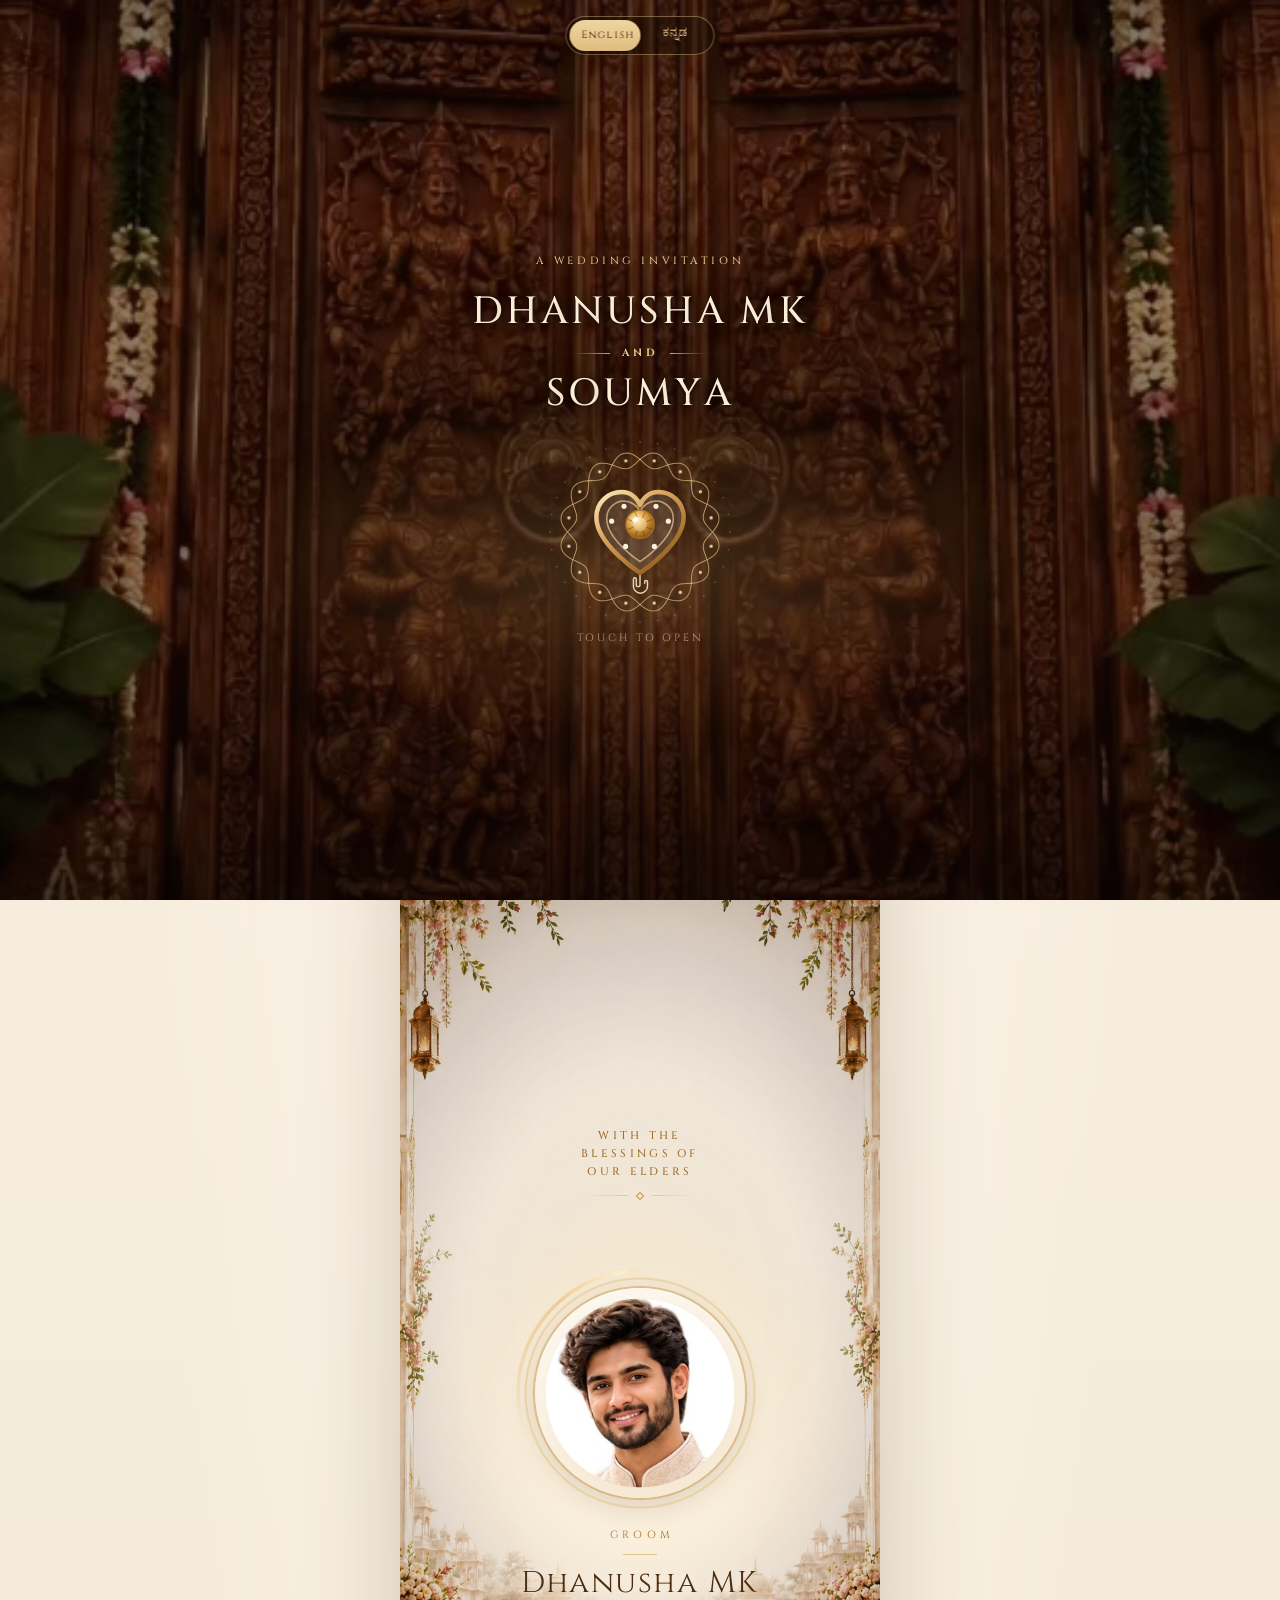
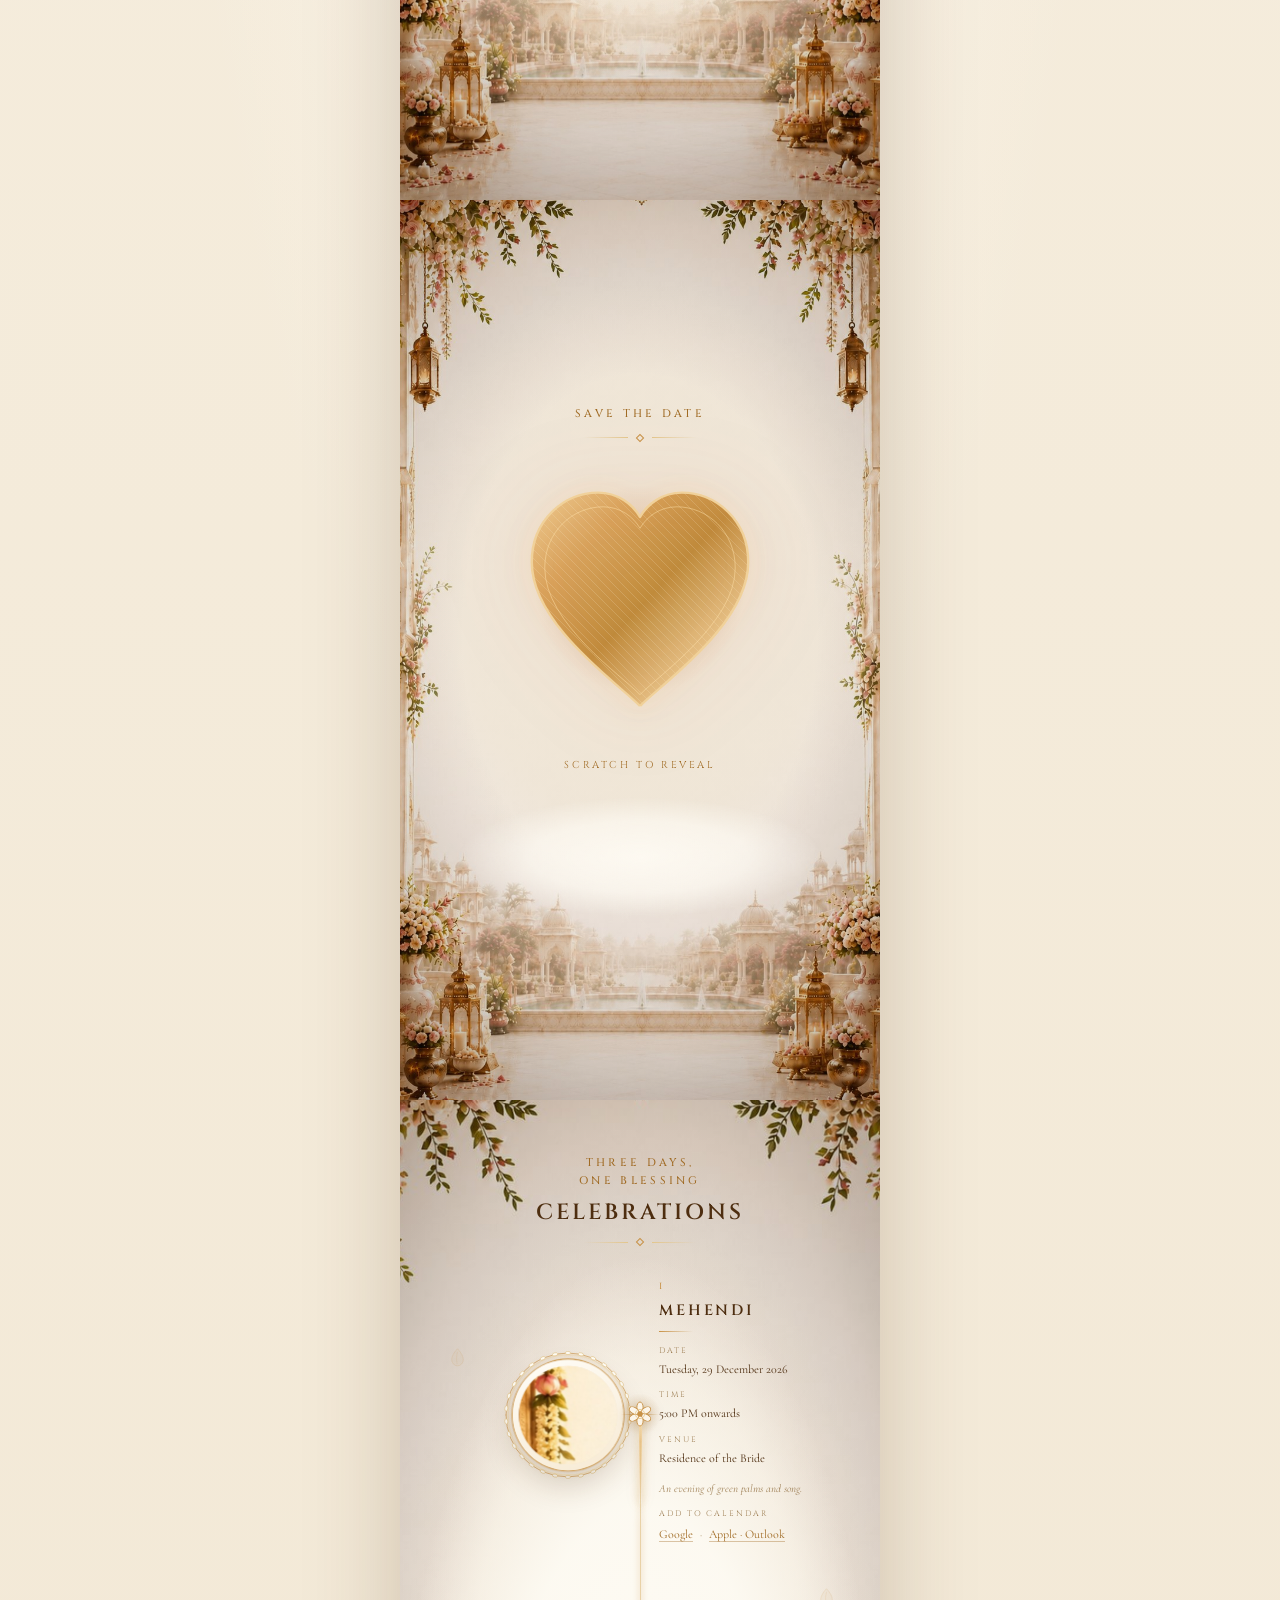
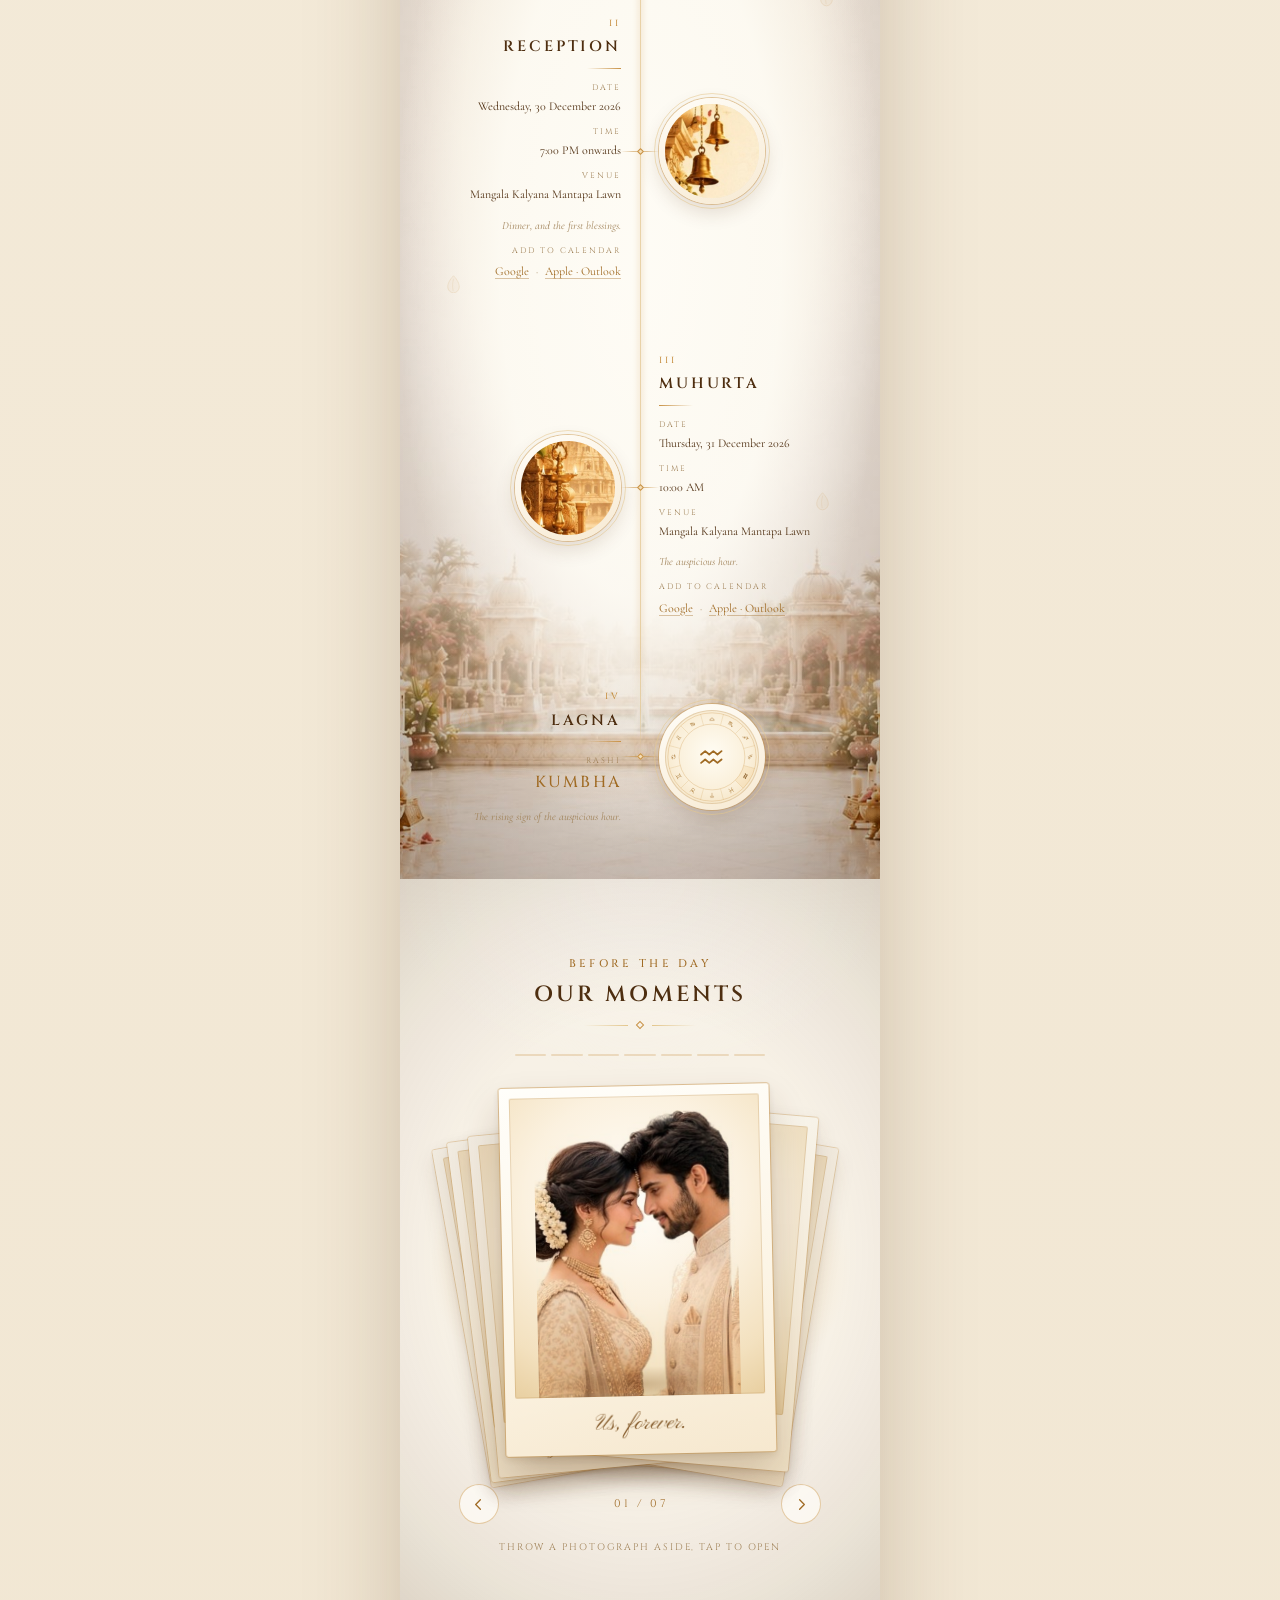
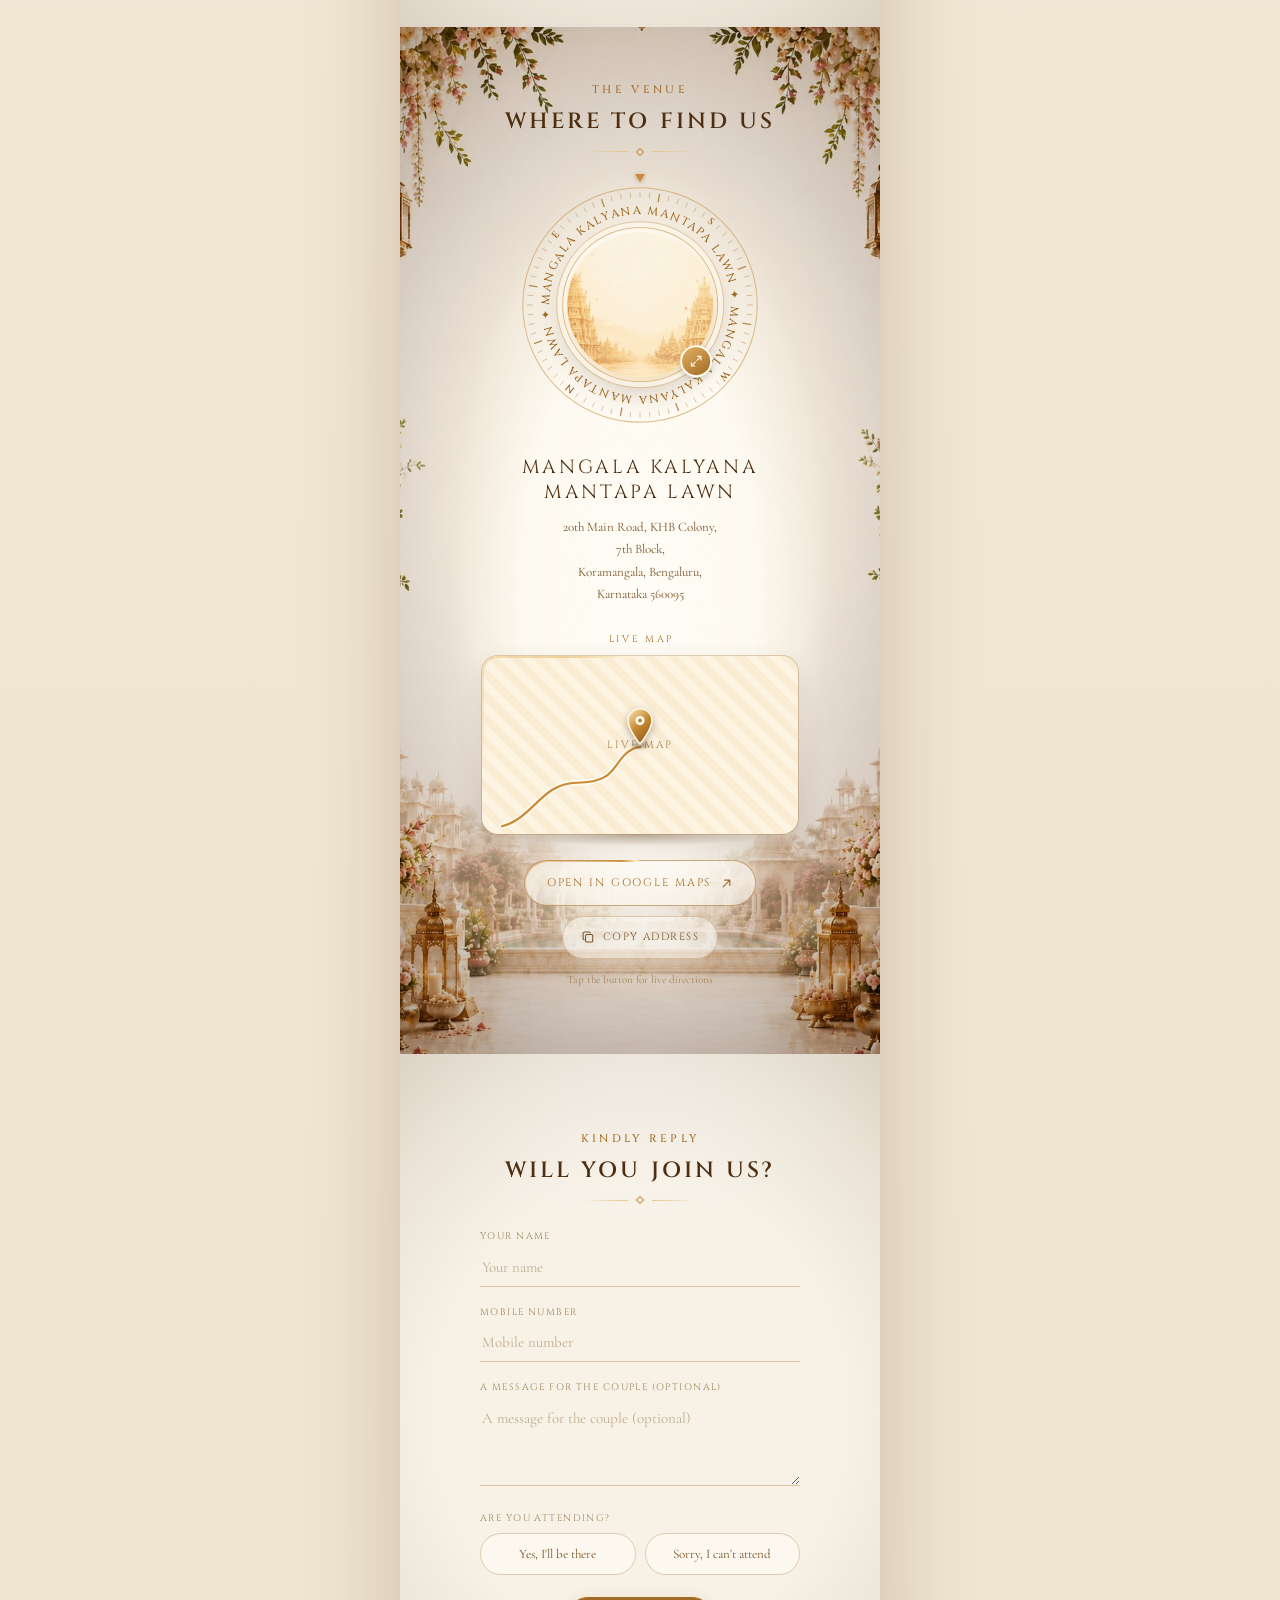
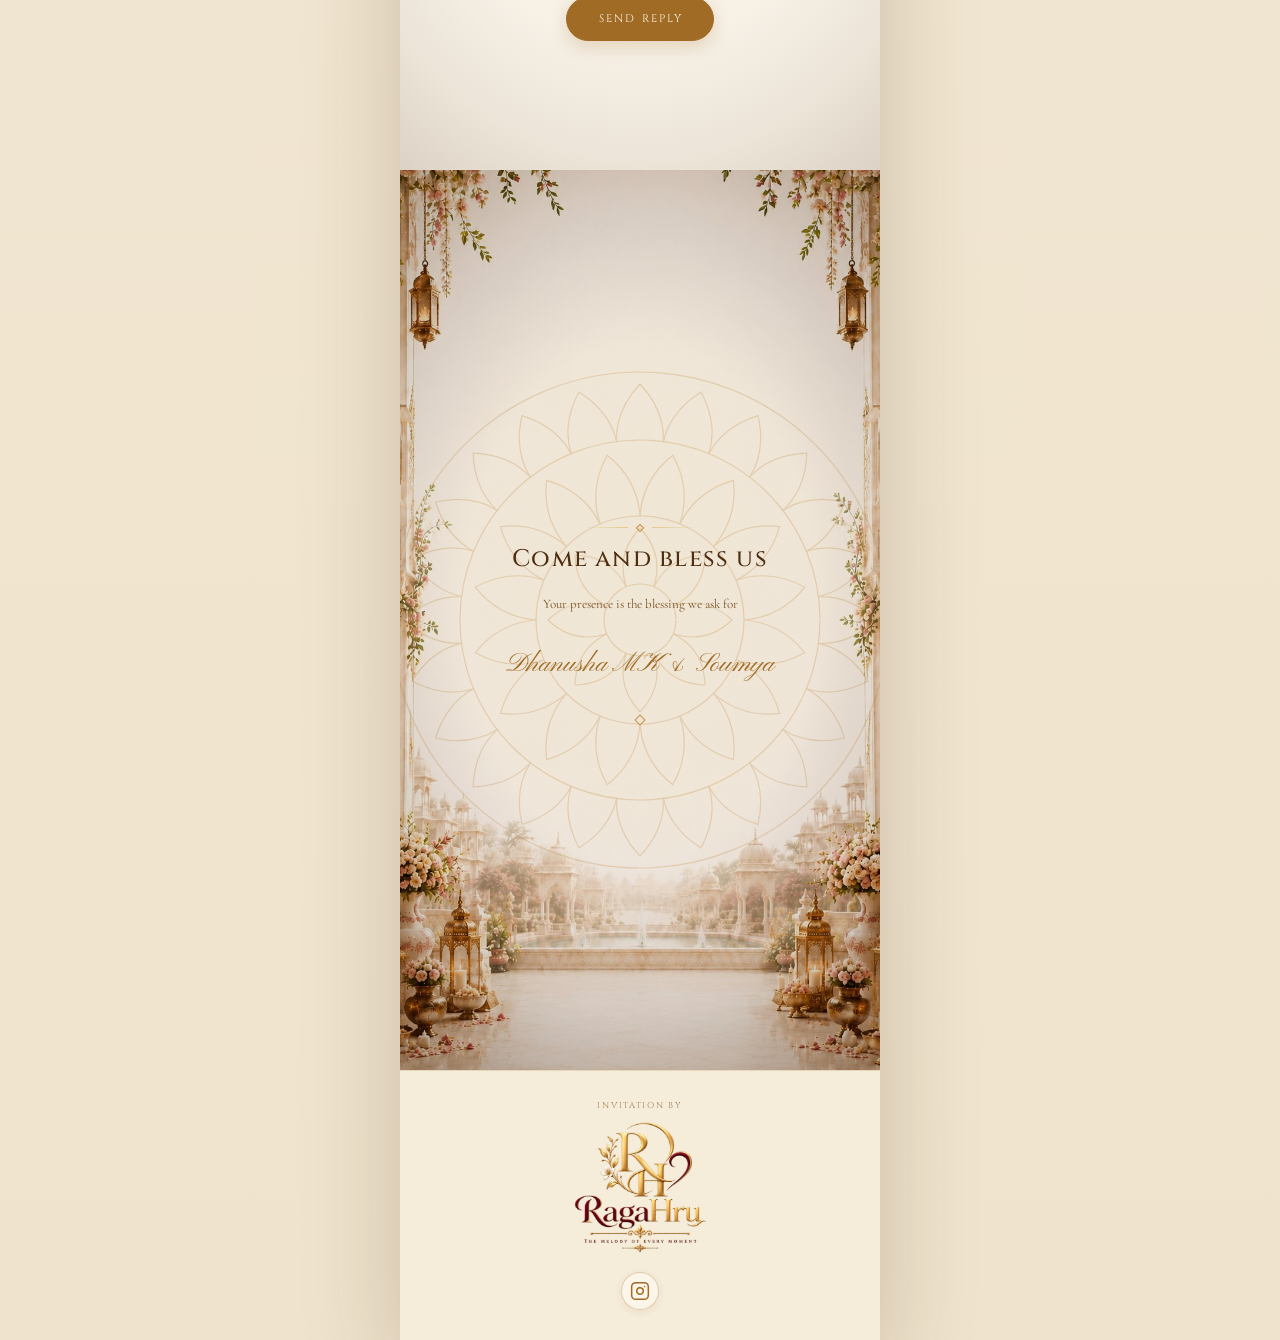
<file: index.html>
<!DOCTYPE html>
<html lang="en">
<head>
<meta charset="utf-8">
<meta name="viewport" content="width=device-width, initial-scale=1, viewport-fit=cover">
<meta name="theme-color" content="#FDF2DE">

<!-- ==========================================================
     RH:META — THE LINK PREVIEW.

     What WhatsApp, Facebook, Telegram and iMessage draw when this
     URL is pasted into a chat. None of those crawlers runs
     JavaScript, so these have to be plain text in the document —
     but they are NOT maintained here by hand. Every value below
     comes from `social` in data/wedding.config.js, and

         node tools/sync-meta.mjs <this folder>

     writes this block and manifest.webmanifest from it. Edit the
     config, run the script; never edit between the two markers.
     ========================================================== -->
<!-- RH:META:START -->
<title>Dhanusha MK &amp; Soumya — Wedding Invitation</title>
<meta name="description" content="Together with our families, we invite you to celebrate our wedding. Thursday, 31 December 2026 · Mangala Kalyana Mantapa Lawn">
<meta name="apple-mobile-web-app-title" content="Dhanusha MK &amp; Soumya — Wedding Invitation">
<link rel="canonical" href="https://wedlifyy.github.io/dhanusha-soumya-invitation/">

<meta property="og:type" content="website">
<meta property="og:site_name" content="RagaHru">
<meta property="og:locale" content="en_IN">
<meta property="og:locale:alternate" content="kn_IN">
<meta property="og:url" content="https://wedlifyy.github.io/dhanusha-soumya-invitation/">
<meta property="og:title" content="Dhanusha MK &amp; Soumya — Wedding Invitation">
<meta property="og:description" content="Together with our families, we invite you to celebrate our wedding. Thursday, 31 December 2026 · Mangala Kalyana Mantapa Lawn">
<meta property="og:image" content="https://wedlifyy.github.io/dhanusha-soumya-invitation/assets/social/share-preview.jpg">
<meta property="og:image:secure_url" content="https://wedlifyy.github.io/dhanusha-soumya-invitation/assets/social/share-preview.jpg">
<meta property="og:image:type" content="image/jpeg">
<meta property="og:image:width" content="1200">
<meta property="og:image:height" content="630">
<meta property="og:image:alt" content="Dhanusha MK &amp; Soumya — Wedding Invitation">

<meta name="twitter:card" content="summary_large_image">
<meta name="twitter:title" content="Dhanusha MK &amp; Soumya — Wedding Invitation">
<meta name="twitter:description" content="Together with our families, we invite you to celebrate our wedding. Thursday, 31 December 2026 · Mangala Kalyana Mantapa Lawn">
<meta name="twitter:image" content="https://wedlifyy.github.io/dhanusha-soumya-invitation/assets/social/share-preview.jpg">
<meta name="twitter:image:alt" content="Dhanusha MK &amp; Soumya — Wedding Invitation">
<!-- RH:META:END -->

<link rel="icon" href="data:image/svg+xml,%3Csvg xmlns='http://www.w3.org/2000/svg' viewBox='0 0 32 32'%3E%3Crect width='32' height='32' fill='%23FDF2DE'/%3E%3Cpath d='M16 7l3 6 6 3-6 3-3 6-3-6-6-3 6-3z' fill='%23A06B24'/%3E%3C/svg%3E">
<link rel="manifest" href="manifest.webmanifest">
<meta name="apple-mobile-web-app-capable" content="yes">
<meta name="apple-mobile-web-app-status-bar-style" content="default">
<link rel="preconnect" href="https://fonts.googleapis.com">
<link rel="preconnect" href="https://fonts.gstatic.com" crossorigin>
<link rel="stylesheet"
      href="https://fonts.googleapis.com/css2?family=Cinzel:wght@400;500;600&family=Cormorant+Garamond:ital,wght@0,300;0,400;0,500;0,600;1,400&family=EB+Garamond:wght@400;500&family=Great+Vibes&family=Noto+Serif+Kannada:wght@400;500;600&family=Pinyon+Script&display=swap">

<link rel="preload" as="image" href="assets/splash/splash-poster.jpg">

<link rel="stylesheet" href="css/tokens.css">
<link rel="stylesheet" href="css/base.css">
<link rel="stylesheet" href="css/components.css">
<link rel="stylesheet" href="css/languages.css">
</head>

<body>

  <!-- Music sits top-right; language sits bottom-left, out of the
       artwork. Both appear only once the doors are open. -->
  <header class="hdr">
    <div data-c="musicButton"></div>
  </header>

  <!-- The invitation keeps a card's proportion on every screen. -->
  <main class="shell">
    <div data-c="hero"></div>
    <div data-c="coupleIntro"></div>
    <div data-c="dateReveal"></div>
    <div data-c="events"></div>
    <div data-c="gallery"></div>
    <div data-c="location"></div>
    <div data-c="rsvp"></div>
    <div data-c="blessing"></div>
    <div data-c="footer"></div>
  </main>

  <div class="dock">
    <div data-c="languageSwitch"></div>
  </div>

  <!-- Full-screen door overlay. -->
  <div data-c="splash"></div>

  <noscript>
    <div style="padding:40px 8%;text-align:center;font-family:Georgia,serif;color:#4E2E10">
      <p>Please turn on JavaScript to open this invitation.</p>
    </div>
  </noscript>

  <!-- Content first: both files are pure data and hold every
       wedding-specific string in the project. -->
  <script src="data/wedding.config.js"></script>
  <script src="data/content.i18n.js"></script>
  <!-- RH:LANGS:START -->
  <!-- RH:LANGS:END -->

  <script src="js/lib/state.js"></script>
  <!-- Writes the link-preview tags in the head from the same `social`
       block the sync tool reads, so the tab and the share sheet follow
       the language being read. -->
  <script src="js/lib/meta.js"></script>
  <script src="js/lib/reveal.js"></script>
  <script src="js/lib/motion.js"></script>
  <script src="js/lib/viewer.js"></script>
  <script src="js/lib/calendar.js"></script>

  <script src="js/components/splash.js"></script>
  <script src="js/components/music-button.js"></script>
  <script src="js/components/language-switch.js"></script>
  <script src="js/components/hero.js"></script>
  <script src="js/components/couple-intro.js"></script>
  <script src="js/components/date-reveal.js"></script>
  <script src="js/components/countdown.js"></script>
  <script src="js/components/events.js"></script>
  <script src="js/components/gallery.js"></script>
  <script src="js/components/gallery-prints.js"></script>
  <script src="js/components/location.js"></script>
  <script src="js/components/rsvp.js"></script>
  <script src="js/components/blessing.js"></script>
  <script src="js/components/footer.js"></script>

  <script src="js/app.js"></script>
</body>
</html>
</file>
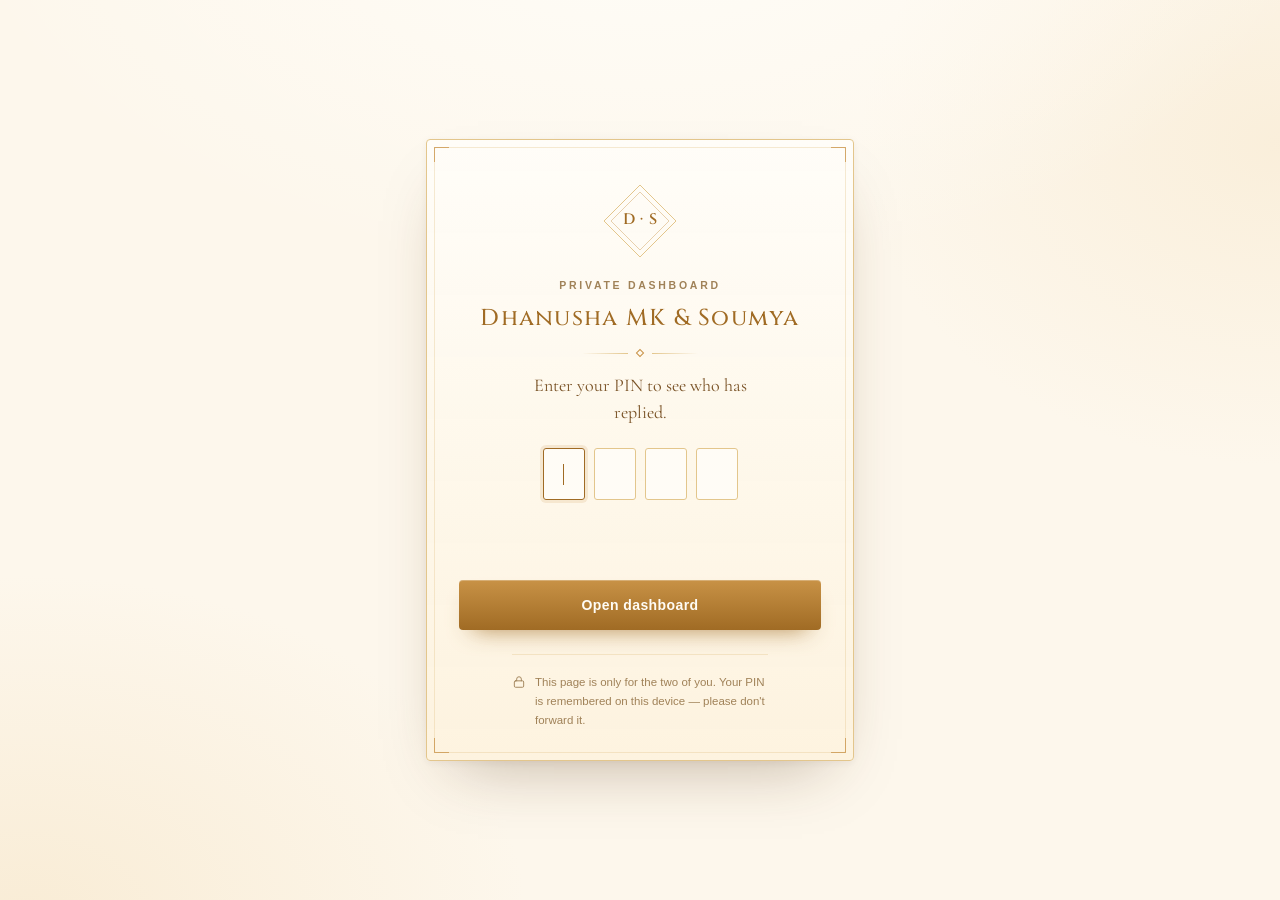
<file: rsvp/index.html>
<!DOCTYPE html>
<html lang="en">
<head>
<meta charset="utf-8">
<meta name="viewport" content="width=device-width, initial-scale=1, viewport-fit=cover">
<meta name="robots" content="noindex, nofollow">
<meta name="theme-color" content="#FDF7EC">
<title>RSVPs</title>

<link rel="icon" href="data:image/svg+xml,%3Csvg xmlns='http://www.w3.org/2000/svg' viewBox='0 0 32 32'%3E%3Crect width='32' height='32' fill='%23FDF2DE'/%3E%3Cpath d='M16 7l3 6 6 3-6 3-3 6-3-6-6-3 6-3z' fill='%23A06B24'/%3E%3C/svg%3E">

<link rel="preconnect" href="https://fonts.googleapis.com">
<link rel="preconnect" href="https://fonts.gstatic.com" crossorigin>
<link href="https://fonts.googleapis.com/css2?family=Cinzel:wght@400;500;600&family=Cormorant+Garamond:ital,wght@0,300;0,400;0,500;0,600;1,400&display=swap" rel="stylesheet">

<!-- =============================================================
     RSVP DASHBOARD  —  the page the couple reads their replies on.

     NOTHING TO EDIT. Put this file in the invitation's own folder
     as  /rsvp/index.html  (node tools/prepare-site.mjs does that),
     and it publishes at e.g.  https://arjunmeghana.com/rsvp/

     It reads the couple's names and the Google Script link from
     ../data/wedding.config.js — the very same link the guests'
     form sends to — so the form and this page can never point at
     different Sheets. The couple opens the link, types the PIN
     that is set in the Google Script, and sees their replies.

     Hosting it on its own, away from an invitation? Fill the two
     lines of OVERRIDE in the script below.
     ============================================================= -->

<!-- The invitation's own config, when this page sits inside it. If it
     is not there (page hosted alone) the browser just skips it. -->
<script src="../data/wedding.config.js"></script>

<style>
:root{
  /* Sampled from the invitation template, so this page reads as part
     of the same wedding rather than a separate tool. */
  --ivory:#FDF7EC;
  --cream:#FDF2DE;
  --champagne:#F3DDB6;
  --paper:#FFFDF8;
  --gold:#A06B24;
  --gold-lit:#C89246;
  --gold-pale:#E3C68C;
  --hairline:rgba(227,198,140,.66);
  --hairline-soft:rgba(227,198,140,.36);
  --ink:#4E2E10;
  --ink-soft:#7A5326;
  --ink-faint:#A08258;

  /* Two semantic colours chosen to sit inside the warm palette
     instead of fighting it. No traffic-light green and red. */
  --olive:#4A6B4F;
  --olive-lit:#628068;
  --olive-bg:#ECF1EC;
  --clay:#9A5B4C;
  --clay-bg:#F7ECE8;

  --serif:"Cormorant Garamond",Georgia,serif;
  --display:"Cinzel",Georgia,serif;
  /* Sans is used only for instrumentation: numbers, phones, controls.
     Cormorant at 13px is not legible on a phone. */
  --sans:-apple-system,BlinkMacSystemFont,"Segoe UI",Roboto,"Helvetica Neue",Arial,sans-serif;

  --ease:cubic-bezier(.22,.61,.36,1);
  --sh-s:0 1px 2px rgba(78,46,16,.04), 0 3px 10px -6px rgba(78,46,16,.16);
  --sh-m:0 2px 6px rgba(78,46,16,.05), 0 16px 34px -20px rgba(78,46,16,.30);
  --sh-l:0 30px 64px -30px rgba(78,46,16,.36), 0 2px 10px rgba(78,46,16,.06);
  --r:4px;
}

*{box-sizing:border-box;-webkit-tap-highlight-color:transparent}
html,body{margin:0;padding:0}

body{
  min-height:100svh;
  background:var(--ivory);
  color:var(--ink);
  font-family:var(--serif);
  font-size:17px;
  line-height:1.5;
  -webkit-font-smoothing:antialiased;
  text-rendering:optimizeLegibility;
  padding-bottom:env(safe-area-inset-bottom);
}

/* A warm, lit ground, so the page reads as paper under lamplight
   rather than a flat white app surface. */
body::before{
  content:"";
  position:fixed;inset:0;z-index:-1;pointer-events:none;
  background:
    radial-gradient(1100px 620px at 50% -12%, #FFFDF8 0%, rgba(255,253,248,0) 62%),
    radial-gradient(760px 520px at 2% 102%, rgba(243,221,182,.42) 0%, rgba(243,221,182,0) 66%),
    radial-gradient(680px 520px at 100% 16%, rgba(243,221,182,.32) 0%, rgba(243,221,182,0) 62%),
    var(--ivory);
}

.hidden{display:none !important}
.sr-only{
  position:absolute;width:1px;height:1px;margin:-1px;padding:0;
  overflow:hidden;clip:rect(0 0 0 0);white-space:nowrap;border:0;
}

/* =============================================================
   ORNAMENT — the invitation's own divider, reused verbatim so the
   dashboard and the invitation are visibly the same material.
   ============================================================= */
.orn{
  display:flex;align-items:center;justify-content:center;gap:9px;
  margin:16px auto;color:var(--gold-pale);
}
.orn::before,.orn::after{
  content:"";height:1px;width:46px;
  background:linear-gradient(90deg,transparent,var(--gold-pale));
}
.orn::after{background:linear-gradient(270deg,transparent,var(--gold-pale))}
.orn i{
  width:6px;height:6px;transform:rotate(45deg);
  border:1px solid var(--gold-lit);display:block;
}

/* =============================================================
   CREST — the couple's initials inside a struck diamond. Drawn,
   not typed, so it holds at any size and prints cleanly.
   ============================================================= */
.crest{
  position:relative;width:78px;height:78px;margin:0 auto;
  display:flex;align-items:center;justify-content:center;
}
.crest svg{position:absolute;inset:0;width:100%;height:100%}
.crest-txt{
  position:relative;font-family:var(--display);
  font-size:15px;font-weight:600;letter-spacing:.08em;
  color:var(--gold);padding-left:.08em;
}

/* =============================================================
   BUTTONS
   ============================================================= */
.btn{
  font-family:var(--sans);font-size:14px;font-weight:600;letter-spacing:.03em;
  display:inline-flex;align-items:center;justify-content:center;gap:9px;
  padding:14px 32px;min-height:50px;
  border:none;border-radius:var(--r);cursor:pointer;
  transition:transform .18s var(--ease), box-shadow .22s var(--ease), opacity .2s;
}
.btn-gold{
  width:100%;
  color:#FFFCF5;
  background:linear-gradient(180deg,var(--gold-lit) 0%,var(--gold) 100%);
  box-shadow:0 12px 24px -14px rgba(160,107,36,.9), inset 0 1px 0 rgba(255,255,255,.26);
}
.btn-gold:hover{transform:translateY(-1px);box-shadow:0 16px 30px -14px rgba(160,107,36,.95), inset 0 1px 0 rgba(255,255,255,.26)}
.btn-gold:active{transform:translateY(0);box-shadow:0 6px 14px -10px rgba(160,107,36,.9), inset 0 1px 0 rgba(255,255,255,.18)}
.btn-gold:disabled{opacity:.62;cursor:default;transform:none}
.btn:focus-visible{outline:2px solid var(--gold-lit);outline-offset:3px}

.btn-quiet{
  font-family:var(--sans);font-size:13px;font-weight:600;letter-spacing:.02em;
  display:inline-flex;align-items:center;justify-content:center;gap:7px;
  padding:10px 16px;min-height:42px;
  color:var(--ink-soft);background:var(--paper);
  border:1px solid var(--hairline);border-radius:var(--r);cursor:pointer;
  transition:border-color .2s, color .2s, background .2s;
}
.btn-quiet:hover{border-color:var(--gold-lit);color:var(--gold)}
.btn-quiet:focus-visible{outline:2px solid var(--gold-lit);outline-offset:2px}

.spin{
  width:15px;height:15px;flex-shrink:0;
  border:1.6px solid rgba(255,252,245,.4);border-top-color:#FFFCF5;
  border-radius:50%;animation:spin .7s linear infinite;
}
@keyframes spin{to{transform:rotate(360deg)}}

/* =============================================================
   BOOT — shown only while a saved PIN is re-checked, so a
   returning couple never sees the gate flash before the board.
   ============================================================= */
.boot{
  position:fixed;inset:0;z-index:80;
  display:flex;flex-direction:column;align-items:center;justify-content:center;gap:24px;
  background:var(--ivory);
}
.boot-note{
  font-family:var(--sans);font-size:11px;letter-spacing:.2em;
  text-transform:uppercase;color:var(--ink-faint);margin:0;
}
.boot-spin{
  width:22px;height:22px;
  border:1.5px solid var(--hairline);border-top-color:var(--gold);
  border-radius:50%;animation:spin .8s linear infinite;
}

/* =============================================================
   GATE — the sign-in. One card, centred, framed like a place card.
   ============================================================= */
.gate{
  min-height:100svh;
  display:flex;align-items:center;justify-content:center;
  padding:28px 20px calc(28px + env(safe-area-inset-bottom));
}
.gate-card{
  position:relative;
  width:100%;max-width:428px;
  padding:42px 32px 30px;
  text-align:center;
  background:linear-gradient(180deg, rgba(255,253,248,.97) 0%, rgba(253,242,222,.93) 100%);
  border:1px solid var(--gold-pale);
  border-radius:var(--r);
  box-shadow:var(--sh-l);
}
/* An inner hairline and four struck corners: the frame of a printed
   card, not a browser border. */
.gate-card::before{
  content:"";position:absolute;inset:7px;pointer-events:none;
  border:1px solid var(--hairline-soft);border-radius:2px;
}
.cnr{
  position:absolute;width:15px;height:15px;pointer-events:none;
  border:0 solid var(--gold-lit);opacity:.75;
}
.cnr-tl{top:7px;left:7px;border-top-width:1px;border-left-width:1px}
.cnr-tr{top:7px;right:7px;border-top-width:1px;border-right-width:1px}
.cnr-bl{bottom:7px;left:7px;border-bottom-width:1px;border-left-width:1px}
.cnr-br{bottom:7px;right:7px;border-bottom-width:1px;border-right-width:1px}

.gate-kicker{
  font-family:var(--sans);font-size:10.5px;font-weight:600;
  letter-spacing:.26em;text-transform:uppercase;
  color:var(--ink-faint);margin:18px 0 10px;
}
.gate-couple{
  font-family:var(--display);
  font-size:23px;font-weight:500;letter-spacing:.055em;line-height:1.35;
  color:var(--gold);margin:0;overflow-wrap:anywhere;
}
.gate-lead{
  font-size:18px;color:var(--ink-soft);
  margin:0 auto 22px;max-width:27ch;
}

/* ---- PIN: slots that grow with what is typed, so the page makes
        no assumption about how long the couple's PIN is. ---- */
.pin-wrap{position:relative;display:inline-block;margin:0 auto}
.pin-slots{display:flex;gap:9px;justify-content:center}
.pin-slot{
  width:42px;height:52px;
  display:flex;align-items:center;justify-content:center;
  background:rgba(255,253,248,.85);
  border:1px solid var(--gold-pale);border-radius:3px;
  transition:border-color .22s var(--ease), box-shadow .22s var(--ease), background .22s var(--ease);
}
.pin-slot.is-filled{background:var(--paper);border-color:var(--gold-lit)}
.pin-slot.is-active{border-color:var(--gold);box-shadow:0 0 0 3px rgba(200,146,70,.16)}
.pin-dot{width:9px;height:9px;border-radius:50%;background:var(--ink)}
.pin-char{font-family:var(--sans);font-size:21px;font-weight:600;color:var(--ink)}
.pin-caret{width:1.5px;height:21px;background:var(--gold);animation:blink 1.1s steps(1) infinite}
@keyframes blink{50%{opacity:0}}

/* The real field sits invisibly over the slots: it owns the caret,
   the keyboard and paste, while the slots own the look. */
.pin-real{
  position:absolute;inset:0;width:100%;height:100%;
  opacity:0;border:none;background:none;
  font-size:16px;              /* 16px, or iOS zooms the page on focus */
  color:transparent;caret-color:transparent;text-align:center;
}
.pin-real:focus{outline:none}

.pin-tools{
  display:flex;align-items:center;justify-content:center;
  margin-top:12px;min-height:24px;
}
.pin-toggle{
  font-family:var(--sans);font-size:12px;letter-spacing:.03em;
  display:inline-flex;align-items:center;gap:6px;
  color:var(--ink-faint);background:none;border:none;
  padding:5px 9px;cursor:pointer;border-radius:3px;
}
.pin-toggle:hover{color:var(--gold)}
.pin-toggle:focus-visible{outline:2px solid var(--gold-lit);outline-offset:1px}

.shake{animation:shake .42s var(--ease)}
@keyframes shake{
  10%,90%{transform:translateX(-2px)}
  20%,80%{transform:translateX(4px)}
  30%,50%,70%{transform:translateX(-6px)}
  40%,60%{transform:translateX(6px)}
}

.gate-error{
  font-family:var(--sans);font-size:13px;line-height:1.5;
  color:var(--clay);margin:10px 0 0;min-height:20px;
}
.gate-actions{margin-top:14px}
.gate-foot{
  display:flex;align-items:flex-start;gap:9px;
  margin:24px auto 0;padding-top:18px;max-width:32ch;
  border-top:1px solid var(--hairline-soft);
  text-align:left;
}
.gate-foot svg{flex-shrink:0;margin-top:2px;color:var(--ink-faint)}
.gate-foot p{
  font-family:var(--sans);font-size:11.5px;line-height:1.65;
  color:var(--ink-faint);margin:0;
}

/* =============================================================
   BOARD SHELL
   ============================================================= */
.board-in{max-width:940px;margin:0 auto;padding:0 20px 56px}

/* ---- header ---- */
.top{
  position:sticky;top:0;z-index:30;
  background:rgba(253,247,236,.86);
  -webkit-backdrop-filter:saturate(180%) blur(14px);
  backdrop-filter:saturate(180%) blur(14px);
  border-bottom:1px solid var(--hairline);
}
.top-in{
  max-width:940px;margin:0 auto;padding:11px 20px;
  display:flex;align-items:center;justify-content:space-between;gap:14px;
}
.top-brand{display:flex;align-items:center;gap:12px;min-width:0}
.top-crest{
  position:relative;flex-shrink:0;width:38px;height:38px;
  display:flex;align-items:center;justify-content:center;
}
.top-crest svg{position:absolute;inset:0;width:100%;height:100%}
.top-crest span{
  position:relative;font-family:var(--display);
  font-size:10px;font-weight:600;letter-spacing:.05em;
  color:var(--gold);padding-left:.05em;
}
.top-txt{min-width:0}
.top-kicker{
  font-family:var(--sans);font-size:9.5px;font-weight:600;
  letter-spacing:.2em;text-transform:uppercase;
  color:var(--ink-faint);margin:0 0 1px;
}
.top-name{
  font-family:var(--display);
  font-size:14px;font-weight:500;letter-spacing:.05em;
  color:var(--gold);margin:0;
  white-space:nowrap;overflow:hidden;text-overflow:ellipsis;
}
.top-actions{display:flex;align-items:center;gap:4px;flex-shrink:0}

.icon-btn{
  width:38px;height:38px;flex-shrink:0;
  display:inline-flex;align-items:center;justify-content:center;
  color:var(--ink-soft);background:transparent;
  border:1px solid transparent;border-radius:var(--r);cursor:pointer;
  transition:color .2s, border-color .2s, background .2s;
}
.icon-btn:hover{color:var(--gold);border-color:var(--hairline);background:var(--paper)}
.icon-btn:focus-visible{outline:2px solid var(--gold-lit);outline-offset:1px}
.icon-btn.is-busy svg{animation:spin .8s linear infinite}

/* =============================================================
   SUMMARY — one plate, divided by hairlines rather than gaps, so
   the numbers read as a single instrument panel.
   ============================================================= */
.summary{
  display:grid;gap:1px;
  margin:26px 0 22px;
  background:var(--hairline);
  border:1px solid var(--hairline);
  border-radius:var(--r);
  overflow:hidden;
  box-shadow:var(--sh-m);
}
.sum-hero{
  background:linear-gradient(180deg,var(--paper) 0%,rgba(253,242,222,.55) 100%);
  padding:30px 24px 24px;text-align:center;
}
.sum-kicker{
  font-family:var(--sans);font-size:10px;font-weight:600;
  letter-spacing:.24em;text-transform:uppercase;
  color:var(--ink-faint);margin:0 0 12px;
}
.sum-num{
  font-family:var(--sans);
  font-size:76px;font-weight:200;line-height:.92;letter-spacing:-.04em;
  color:var(--olive);display:block;
  font-variant-numeric:tabular-nums;
}
.sum-word{font-size:19px;color:var(--ink-soft);margin:10px 0 0}

/* the split, drawn once, as a proportion rather than a chart */
.ratio{max-width:420px;margin:22px auto 0;width:100%}
.ratio-bar{
  height:6px;border-radius:99px;overflow:hidden;display:flex;
  background:var(--clay-bg);
  box-shadow:inset 0 0 0 1px rgba(154,91,76,.14);
}
.ratio-yes{
  display:block;height:100%;width:0;
  background:linear-gradient(90deg,var(--olive),var(--olive-lit));
  transition:width .8s var(--ease);
}
.ratio-legend{
  display:flex;align-items:center;justify-content:center;gap:20px;
  margin-top:12px;
  font-family:var(--sans);font-size:12px;color:var(--ink-faint);
}
.ratio-legend span{display:inline-flex;align-items:center;gap:7px}
.ratio-legend b{color:var(--ink-soft);font-weight:600;font-variant-numeric:tabular-nums}
.sw{width:8px;height:8px;border-radius:2px;display:inline-block}
.sw-yes{background:var(--olive)}
.sw-no{background:var(--clay);opacity:.5}

.sum-tiles{
  display:grid;grid-template-columns:repeat(3,1fr);gap:1px;
  background:var(--hairline);
}
.tile{background:var(--paper);padding:17px 10px 16px;text-align:center}
.tile-num{
  font-family:var(--sans);font-size:25px;font-weight:300;line-height:1;
  color:var(--ink);display:block;font-variant-numeric:tabular-nums;
}
.tile-lbl{
  font-family:var(--sans);font-size:10px;font-weight:600;
  letter-spacing:.13em;text-transform:uppercase;
  color:var(--ink-faint);margin:9px 0 0;
}

/* =============================================================
   TOOLS — search, filters, sort
   ============================================================= */
.tools{
  position:sticky;top:var(--head-h,61px);z-index:25;
  margin:0 -20px;padding:12px 20px 13px;
  background:rgba(253,247,236,.9);
  -webkit-backdrop-filter:saturate(180%) blur(14px);
  backdrop-filter:saturate(180%) blur(14px);
  border-bottom:1px solid var(--hairline);
}
.search-wrap{position:relative;display:block}
.search-ico{
  position:absolute;left:13px;top:50%;transform:translateY(-50%);
  color:var(--ink-faint);pointer-events:none;
}
.search{
  width:100%;font-family:var(--sans);font-size:16px;
  padding:12px 40px;
  color:var(--ink);background:var(--paper);
  border:1px solid var(--hairline);border-radius:var(--r);
  transition:border-color .2s, box-shadow .2s;
  -webkit-appearance:none;appearance:none;
}
.search::-webkit-search-cancel-button{display:none}
.search:focus{
  outline:none;border-color:var(--gold-lit);
  box-shadow:0 0 0 3px rgba(200,146,70,.14);
}
.search::placeholder{color:var(--ink-faint)}
.search-clear{
  position:absolute;right:6px;top:50%;transform:translateY(-50%);
  width:30px;height:30px;display:none;
  align-items:center;justify-content:center;
  color:var(--ink-faint);background:none;border:none;
  border-radius:50%;cursor:pointer;
}
.search-clear.is-on{display:inline-flex}
.search-clear:hover{color:var(--gold)}

.tools-row{display:flex;align-items:center;gap:8px;margin-top:10px}
.filters{display:flex;gap:7px;flex:1;min-width:0}
.chip{
  flex:1;min-width:0;
  font-family:var(--sans);font-size:12.5px;font-weight:500;
  display:inline-flex;align-items:center;justify-content:center;gap:6px;
  padding:9px 8px;min-height:38px;
  color:var(--ink-soft);background:var(--paper);
  border:1px solid var(--hairline);border-radius:var(--r);
  cursor:pointer;white-space:nowrap;
  transition:color .2s, background .2s, border-color .2s;
}
.chip:hover{border-color:var(--gold-lit)}
.chip:focus-visible{outline:2px solid var(--gold-lit);outline-offset:1px}
.chip b{
  font-weight:600;font-size:11px;
  padding:1px 6px;border-radius:99px;
  color:var(--ink-faint);background:var(--cream);
  font-variant-numeric:tabular-nums;
}
.chip[aria-pressed="true"]{
  color:#FFFCF5;border-color:var(--gold);
  background:linear-gradient(180deg,var(--gold-lit),var(--gold));
  box-shadow:0 8px 16px -12px rgba(160,107,36,.9);
}
.chip[aria-pressed="true"] b{color:#FFFCF5;background:rgba(255,255,255,.22)}
/* Three chips plus the sort control will not fit a small phone with
   the full wording, so the last chip loses its second word there. */
.chip-more{display:none}
@media (min-width:420px){.chip-more{display:inline}}

.sort-wrap{position:relative;flex-shrink:0}
.sort{
  font-family:var(--sans);font-size:12.5px;
  padding:9px 30px 9px 12px;min-height:38px;
  color:var(--ink-soft);background:var(--paper);
  border:1px solid var(--hairline);border-radius:var(--r);
  cursor:pointer;-webkit-appearance:none;appearance:none;
}
.sort:focus-visible{outline:2px solid var(--gold-lit);outline-offset:1px}
.sort-ico{
  position:absolute;right:10px;top:50%;transform:translateY(-50%);
  color:var(--ink-faint);pointer-events:none;
}

/* =============================================================
   LIST
   ============================================================= */
.list-head{
  display:flex;align-items:center;justify-content:space-between;gap:12px;
  padding:20px 2px 10px;
}
.list-count{
  font-family:var(--sans);font-size:10.5px;font-weight:600;
  letter-spacing:.17em;text-transform:uppercase;
  color:var(--ink-faint);margin:0;
}
.link-btn{
  font-family:var(--sans);font-size:12px;font-weight:600;letter-spacing:.02em;
  display:inline-flex;align-items:center;gap:6px;
  color:var(--gold);background:none;border:none;
  padding:6px 2px;cursor:pointer;
}
.link-btn:hover{color:var(--ink)}
.link-btn:focus-visible{outline:2px solid var(--gold-lit);outline-offset:2px}

.list{
  background:var(--paper);
  border:1px solid var(--hairline);border-radius:var(--r);
  box-shadow:var(--sh-s);
  overflow:hidden;
}

.guest{
  display:flex;gap:14px;padding:18px;
  border-bottom:1px solid var(--hairline-soft);
  transition:background .2s;
}
.guest:last-child{border-bottom:none}
.guest:hover{background:rgba(253,242,222,.4)}

.avatar{
  flex-shrink:0;width:42px;height:42px;
  display:flex;align-items:center;justify-content:center;
  font-family:var(--display);font-size:13px;font-weight:600;letter-spacing:.04em;
  border-radius:50%;
  color:var(--gold);
  background:linear-gradient(180deg,var(--cream),var(--champagne));
  border:1px solid var(--gold-pale);
  box-shadow:inset 0 1px 0 rgba(255,255,255,.5);
}
.avatar.no{
  color:var(--clay);
  background:linear-gradient(180deg,#FBF1ED,var(--clay-bg));
  border-color:rgba(154,91,76,.28);
}

.guest-body{flex:1;min-width:0}
.guest-head{display:flex;align-items:flex-start;justify-content:space-between;gap:12px}
.guest-name{
  font-size:21px;font-weight:500;line-height:1.25;color:var(--ink);
  margin:0;overflow-wrap:anywhere;
}
.mark{
  flex-shrink:0;font-family:var(--sans);
  font-size:10.5px;font-weight:600;letter-spacing:.07em;text-transform:uppercase;
  display:inline-flex;align-items:center;gap:5px;
  padding:5px 10px;border-radius:99px;margin-top:4px;
}
.mark::before{content:"";width:5px;height:5px;border-radius:50%;background:currentColor}
.mark.yes{color:var(--olive);background:var(--olive-bg);box-shadow:inset 0 0 0 1px rgba(74,107,79,.14)}
.mark.no{color:var(--clay);background:var(--clay-bg);box-shadow:inset 0 0 0 1px rgba(154,91,76,.14)}

.guest-meta{
  font-family:var(--sans);font-size:12px;color:var(--ink-faint);
  margin:5px 0 0;display:flex;flex-wrap:wrap;align-items:center;gap:8px;
}
.guest-meta .dot{width:3px;height:3px;border-radius:50%;background:var(--gold-pale)}
.guest-meta .tel{font-variant-numeric:tabular-nums;color:var(--ink-soft)}

.guest-events{
  margin:6px 0 0;font-family:var(--sans);font-size:12.5px;letter-spacing:.01em;color:var(--gold);
}
.guest-msg{
  font-style:italic;font-size:18px;line-height:1.5;
  color:var(--ink-soft);
  margin:11px 0 0;padding:2px 0 2px 14px;
  border-left:2px solid var(--gold-pale);
  overflow-wrap:anywhere;
}

.guest-acts{display:flex;flex-wrap:wrap;align-items:center;gap:7px;margin-top:12px}
.act{
  font-family:var(--sans);font-size:12px;font-weight:600;letter-spacing:.02em;
  display:inline-flex;align-items:center;gap:6px;
  padding:7px 12px;min-height:34px;
  color:var(--ink-soft);background:transparent;text-decoration:none;
  border:1px solid var(--hairline);border-radius:99px;cursor:pointer;
  transition:color .18s, border-color .18s, background .18s;
}
.act:hover{color:var(--gold);border-color:var(--gold-lit);background:var(--cream)}
.act:focus-visible{outline:2px solid var(--gold-lit);outline-offset:2px}
.act svg{flex-shrink:0}
/* On a narrow phone the third pill would wrap to a row of its own.
   Copy is the one action whose icon says enough without its word. */
@media (max-width:430px){
  .act-copy span{
    position:absolute;width:1px;height:1px;overflow:hidden;
    clip:rect(0 0 0 0);white-space:nowrap;
  }
  .act-copy{padding:7px 10px}
}

/* ---- skeletons, while the first load is in flight ---- */
.sk{display:flex;gap:14px;padding:18px;border-bottom:1px solid var(--hairline-soft)}
.sk:last-child{border-bottom:none}
.sk-av{width:42px;height:42px;border-radius:50%;flex-shrink:0}
.sk-body{flex:1;display:flex;flex-direction:column;gap:9px;padding-top:4px}
.sk-line{height:12px;border-radius:3px}
.sk-av,.sk-line{
  background:linear-gradient(90deg,rgba(243,221,182,.34) 25%,rgba(243,221,182,.62) 37%,rgba(243,221,182,.34) 63%);
  background-size:400% 100%;
  animation:sheen 1.5s ease-in-out infinite;
}
@keyframes sheen{0%{background-position:100% 0}100%{background-position:0 0}}

/* ---- empty and error states ---- */
.state{padding:56px 30px;text-align:center}
.state p{color:var(--ink-soft);font-size:19px;line-height:1.5;margin:0}
.state .sub{
  font-family:var(--sans);font-size:13px;line-height:1.7;
  color:var(--ink-faint);margin:9px auto 0;max-width:34ch;
}
.state .btn-quiet{margin-top:18px}

/* ---- footer ---- */
.board-foot{
  display:flex;align-items:center;justify-content:center;gap:9px;
  padding:26px 20px 0;
  font-family:var(--sans);font-size:11.5px;color:var(--ink-faint);
}

/* =============================================================
   DIALOG + TOAST
   ============================================================= */
.scrim{
  position:fixed;inset:0;z-index:70;
  display:flex;align-items:center;justify-content:center;padding:24px;
  background:rgba(78,46,16,.28);
  -webkit-backdrop-filter:blur(3px);backdrop-filter:blur(3px);
  animation:fade .2s var(--ease) both;
}
@keyframes fade{from{opacity:0}to{opacity:1}}
.dialog{
  width:100%;max-width:330px;padding:28px 26px 22px;text-align:center;
  background:var(--paper);
  border:1px solid var(--gold-pale);border-radius:var(--r);
  box-shadow:var(--sh-l);
  animation:pop .26s var(--ease) both;
}
@keyframes pop{from{opacity:0;transform:translateY(8px) scale(.985)}to{opacity:1;transform:none}}
.dialog h2{
  font-family:var(--display);font-size:15px;font-weight:500;letter-spacing:.06em;
  text-transform:uppercase;color:var(--ink);margin:0 0 10px;
}
.dialog p{font-size:17px;color:var(--ink-soft);margin:0 0 20px}
.dialog-acts{display:flex;gap:9px}
.dialog-acts button{flex:1}

.toast{
  position:fixed;left:50%;bottom:calc(22px + env(safe-area-inset-bottom));
  z-index:90;transform:translate(-50%,14px);
  display:flex;align-items:center;gap:9px;
  padding:11px 18px;max-width:calc(100vw - 40px);
  font-family:var(--sans);font-size:13px;
  color:var(--cream);background:rgba(62,36,12,.96);
  border-radius:99px;box-shadow:0 14px 34px -14px rgba(78,46,16,.6);
  opacity:0;pointer-events:none;
  transition:opacity .26s var(--ease), transform .26s var(--ease);
}
.toast.is-on{opacity:1;transform:translate(-50%,0)}
.toast svg{flex-shrink:0;color:var(--gold-lit)}

/* One entrance, on first load only. Nothing else moves. */
@keyframes rise{from{opacity:0;transform:translateY(9px)}to{opacity:1;transform:none}}
.enter{animation:rise .55s var(--ease) both}
.enter-2{animation:rise .55s var(--ease) .07s both}
.enter-3{animation:rise .55s var(--ease) .14s both}

/* =============================================================
   WIDER SCREENS — the couple often open this on a laptop the
   evening before. Give the plate room instead of a phone column.
   ============================================================= */
@media (min-width:720px){
  .board-in{padding:0 28px 72px}
  .top-in{padding:13px 28px}
  .tools{margin:0 -28px;padding:14px 28px}
  .summary{grid-template-columns:1.25fr 1fr;margin:32px 0 24px}
  .sum-hero{padding:34px 28px 28px;display:flex;flex-direction:column;justify-content:center}
  .sum-num{font-size:88px}
  .sum-tiles{grid-template-columns:1fr}
  .tile{display:flex;flex-direction:column;align-items:center;justify-content:center;padding:20px 14px}
  /* With room to spare, the chips size to their words instead of
     stretching into three wide, mostly empty buttons. */
  .filters{flex:0 1 auto}
  .chip{flex:0 0 auto;padding:9px 18px}
  .tools-row{justify-content:space-between}
  .guest{padding:20px 22px}
  .guest-name{font-size:22px}
}

@media (max-width:359px){
  .pin-slot{width:38px;height:48px}
  .sum-num{font-size:64px}
  .tile-lbl{font-size:9px;letter-spacing:.09em}
}

@media (prefers-reduced-motion:reduce){
  .enter,.enter-2,.enter-3,.dialog,.scrim,.sk-av,.sk-line,.pin-caret{animation:none}
  *{transition:none !important}
}

/* =============================================================
   PRINT — the couple print the list for the caterer.
   ============================================================= */
@media print{
  body::before,.top,.tools,.link-btn,.guest-acts,.board-foot,.toast,.gate,.boot{display:none !important}
  body{background:#fff;font-size:12pt}
  .board-in{max-width:none;padding:0}
  .summary,.list{box-shadow:none;border-color:#ccc;break-inside:avoid}
  .guest{break-inside:avoid;page-break-inside:avoid}
  .sum-num{color:#000}
}
</style>
</head>

<body>

<!-- ============ BOOT (returning visit) ============ -->
<div class="boot hidden" id="boot">
  <div class="crest" aria-hidden="true">
    <svg viewBox="0 0 78 78" fill="none">
      <path d="M39 3 75 39 39 75 3 39Z" stroke="#E3C68C" stroke-width="1"/>
      <path d="M39 10 68 39 39 68 10 39Z" stroke="#C89246" stroke-width=".6" opacity=".7"/>
    </svg>
    <span class="crest-txt" id="bootCrest"></span>
  </div>
  <div class="boot-spin" aria-hidden="true"></div>
  <p class="boot-note">Opening your replies</p>
</div>

<!-- ============ SIGN IN ============ -->
<section class="gate hidden" id="gate">
  <div class="gate-card enter" id="gateCard">
    <i class="cnr cnr-tl"></i><i class="cnr cnr-tr"></i>
    <i class="cnr cnr-bl"></i><i class="cnr cnr-br"></i>

    <div class="crest" aria-hidden="true">
      <svg viewBox="0 0 78 78" fill="none">
        <path d="M39 3 75 39 39 75 3 39Z" stroke="#E3C68C" stroke-width="1"/>
        <path d="M39 10 68 39 39 68 10 39Z" stroke="#C89246" stroke-width=".6" opacity=".7"/>
      </svg>
      <span class="crest-txt" id="gateCrest"></span>
    </div>

    <p class="gate-kicker">Private Dashboard</p>
    <h1 class="gate-couple" id="gateCouple">Dhanusha MK &amp; Soumya</h1>
    <div class="orn"><i></i></div>
    <p class="gate-lead">Enter your PIN to see who has replied.</p>

    <div class="pin-wrap" id="pinWrap">
      <div class="pin-slots" id="pinSlots" aria-hidden="true"></div>
      <input class="pin-real" id="pin" type="tel" inputmode="numeric"
             autocomplete="off" autocorrect="off" spellcheck="false"
             maxlength="8" aria-label="PIN">
    </div>

    <div class="pin-tools">
      <button class="pin-toggle hidden" id="pinReveal" type="button" aria-pressed="false">
        <svg width="14" height="14" viewBox="0 0 24 24" fill="none" stroke="currentColor" stroke-width="1.6" stroke-linecap="round" stroke-linejoin="round">
          <path d="M2 12s3.6-7 10-7 10 7 10 7-3.6 7-10 7-10-7-10-7Z"/><circle cx="12" cy="12" r="3"/>
        </svg>
        <span id="pinRevealTxt">Show PIN</span>
      </button>
    </div>

    <p class="gate-error" id="gateError" role="alert"></p>

    <div class="gate-actions">
      <button class="btn btn-gold" id="enterBtn" type="button">
        <span id="enterTxt">Open dashboard</span>
      </button>
    </div>

    <div class="gate-foot">
      <svg width="14" height="14" viewBox="0 0 24 24" fill="none" stroke="currentColor" stroke-width="1.6" stroke-linecap="round" stroke-linejoin="round">
        <rect x="4" y="10" width="16" height="11" rx="2"/><path d="M8 10V7a4 4 0 0 1 8 0v3"/>
      </svg>
      <p>This page is only for the two of you. Your PIN is remembered on this device — please don't forward it.</p>
    </div>
  </div>
</section>

<!-- ============ DASHBOARD ============ -->
<main class="hidden" id="board">

  <header class="top">
    <div class="top-in">
      <div class="top-brand">
        <span class="top-crest" aria-hidden="true">
          <svg viewBox="0 0 38 38" fill="none">
            <path d="M19 1.5 36.5 19 19 36.5 1.5 19Z" stroke="#E3C68C" stroke-width=".9"/>
          </svg>
          <span id="topCrest"></span>
        </span>
        <div class="top-txt">
          <p class="top-kicker">RSVP Dashboard</p>
          <p class="top-name" id="boardCouple">Dhanusha MK &amp; Soumya</p>
        </div>
      </div>
      <div class="top-actions">
        <button class="icon-btn" id="refreshBtn" type="button" title="Refresh" aria-label="Refresh replies">
          <svg width="18" height="18" viewBox="0 0 24 24" fill="none" stroke="currentColor" stroke-width="1.6" stroke-linecap="round" stroke-linejoin="round">
            <path d="M21 12a9 9 0 1 1-2.64-6.36"/><path d="M21 3v6h-6"/>
          </svg>
        </button>
        <button class="icon-btn" id="signOutBtn" type="button" title="Sign out" aria-label="Sign out">
          <svg width="18" height="18" viewBox="0 0 24 24" fill="none" stroke="currentColor" stroke-width="1.6" stroke-linecap="round" stroke-linejoin="round">
            <path d="M15 17l5-5-5-5"/><path d="M20 12H9"/><path d="M12 19H6a2 2 0 0 1-2-2V7a2 2 0 0 1 2-2h6"/>
          </svg>
        </button>
      </div>
    </div>
  </header>

  <div class="board-in">

    <section class="summary enter" aria-label="Summary">
      <div class="sum-hero">
        <p class="sum-kicker">Guests attending</p>
        <span class="sum-num" id="sumNum">0</span>
        <p class="sum-word" id="sumWord">guests coming</p>
        <div class="ratio">
          <div class="ratio-bar" role="img" aria-label="Share of replies that are attending">
            <span class="ratio-yes" id="ratioYes"></span>
          </div>
          <div class="ratio-legend">
            <span><i class="sw sw-yes"></i>Coming <b id="lgYes">0</b></span>
            <span><i class="sw sw-no"></i>Can't come <b id="lgNo">0</b></span>
          </div>
        </div>
      </div>
      <div class="sum-tiles">
        <div class="tile">
          <span class="tile-num" id="tileTotal">0</span>
          <p class="tile-lbl">Replies</p>
        </div>
        <div class="tile">
          <span class="tile-num" id="tileToday">0</span>
          <p class="tile-lbl">New today</p>
        </div>
        <div class="tile">
          <span class="tile-num" id="tileNotes">0</span>
          <p class="tile-lbl">Messages</p>
        </div>
      </div>
    </section>

    <section class="tools enter-2" aria-label="Filter guests">
      <div class="search-wrap">
        <svg class="search-ico" width="16" height="16" viewBox="0 0 24 24" fill="none" stroke="currentColor" stroke-width="1.7" stroke-linecap="round" stroke-linejoin="round">
          <circle cx="11" cy="11" r="7"/><path d="m20 20-3.5-3.5"/>
        </svg>
        <input class="search" id="search" type="search" autocomplete="off"
               placeholder="Search a name or number" aria-label="Search guests">
        <button class="search-clear" id="searchClear" type="button" aria-label="Clear search">
          <svg width="15" height="15" viewBox="0 0 24 24" fill="none" stroke="currentColor" stroke-width="1.8" stroke-linecap="round">
            <path d="M18 6 6 18M6 6l12 12"/>
          </svg>
        </button>
      </div>
      <div class="tools-row">
        <div class="filters" role="group" aria-label="Filter replies">
          <button class="chip" type="button" data-filter="all" aria-pressed="true">Everyone <b id="cAll">0</b></button>
          <button class="chip" type="button" data-filter="yes" aria-pressed="false">Coming <b id="cYes">0</b></button>
          <button class="chip" type="button" data-filter="no" aria-pressed="false"><span>Can't<span class="chip-more"> come</span></span> <b id="cNo">0</b></button>
        </div>
        <div class="sort-wrap">
          <select class="sort" id="sort" aria-label="Sort guests">
            <option value="new">Newest</option>
            <option value="old">Oldest</option>
            <option value="az">A–Z</option>
          </select>
          <svg class="sort-ico" width="12" height="12" viewBox="0 0 24 24" fill="none" stroke="currentColor" stroke-width="2" stroke-linecap="round" stroke-linejoin="round">
            <path d="m6 9 6 6 6-6"/>
          </svg>
        </div>
      </div>
    </section>

    <div class="list-head">
      <p class="list-count" id="listCount">Replies</p>
      <button class="link-btn hidden" id="exportBtn" type="button">
        <svg width="14" height="14" viewBox="0 0 24 24" fill="none" stroke="currentColor" stroke-width="1.7" stroke-linecap="round" stroke-linejoin="round">
          <path d="M12 3v12"/><path d="m7 11 5 5 5-5"/><path d="M4 20h16"/>
        </svg>
        Export CSV
      </button>
    </div>

    <section class="list enter-3" id="list"></section>

    <p class="board-foot">
      <svg width="12" height="12" viewBox="0 0 24 24" fill="none" stroke="currentColor" stroke-width="1.7" stroke-linecap="round" stroke-linejoin="round">
        <circle cx="12" cy="12" r="9"/><path d="M12 7v5l3 2"/>
      </svg>
      <span id="stamp">—</span>
    </p>
  </div>
</main>

<!-- ============ SIGN-OUT CONFIRM ============ -->
<div class="scrim hidden" id="scrim" role="dialog" aria-modal="true" aria-labelledby="dlgTitle">
  <div class="dialog">
    <h2 id="dlgTitle">Sign out</h2>
    <p>You'll need your PIN again to reopen the replies on this device.</p>
    <div class="dialog-acts">
      <button class="btn-quiet" id="dlgCancel" type="button">Stay</button>
      <button class="btn btn-gold" id="dlgConfirm" type="button" style="min-height:42px;padding:10px 16px;font-size:13px">Sign out</button>
    </div>
  </div>
</div>

<!-- ============ TOAST ============ -->
<div class="toast" id="toast" role="status" aria-live="polite">
  <svg width="14" height="14" viewBox="0 0 24 24" fill="none" stroke="currentColor" stroke-width="2" stroke-linecap="round" stroke-linejoin="round">
    <path d="m4 12 5 5L20 6"/>
  </svg>
  <span id="toastTxt"></span>
</div>

<script>
(function () {
  'use strict';

  /* =========================================================
     CONFIG — read from the invitation, nothing to edit.
     A value in OVERRIDE wins; leave both empty inside an invitation.
     ========================================================= */
  var OVERRIDE = {
    couple:   '',
    endpoint: ''
  };

  var SITE = window.WEDDING || {};
  function plain(v) { return v && typeof v === 'object' ? (v.en || '') : String(v || ''); }

  var CONFIG = {
    couple:   OVERRIDE.couple ||
              [plain(SITE.groom && SITE.groom.name), plain(SITE.bride && SITE.bride.name)]
                .filter(Boolean).join(' & ') || 'Our Wedding',
    endpoint: OVERRIDE.endpoint || (SITE.rsvp && SITE.rsvp.endpoint) || ''
  };
  /* ========================================================= */


  var MIN_SLOTS = 4;   /* the PIN row never looks emptier than this */
  var MAX_SLOTS = 8;   /* and never grows past the field's maxlength */

  var state = {
    rows:    [],
    filter:  'all',
    sort:    'new',
    query:   '',
    pin:     '',
    reveal:  false,
    pinFocus:false,
    fetched: null
  };

  function $(id) { return document.getElementById(id); }

  var el = {
    boot:       $('boot'),
    bootCrest:  $('bootCrest'),
    gate:       $('gate'),
    gateCard:   $('gateCard'),
    gateCrest:  $('gateCrest'),
    gateCouple: $('gateCouple'),
    gateError:  $('gateError'),
    pinWrap:    $('pinWrap'),
    pinSlots:   $('pinSlots'),
    pin:        $('pin'),
    pinReveal:  $('pinReveal'),
    pinRevealTxt: $('pinRevealTxt'),
    enterBtn:   $('enterBtn'),
    enterTxt:   $('enterTxt'),

    board:      $('board'),
    topCrest:   $('topCrest'),
    boardCouple:$('boardCouple'),
    refreshBtn: $('refreshBtn'),
    signOutBtn: $('signOutBtn'),

    sumNum:     $('sumNum'),
    sumWord:    $('sumWord'),
    ratioYes:   $('ratioYes'),
    lgYes:      $('lgYes'),
    lgNo:       $('lgNo'),
    tileTotal:  $('tileTotal'),
    tileToday:  $('tileToday'),
    tileNotes:  $('tileNotes'),

    search:     $('search'),
    searchClear:$('searchClear'),
    sort:       $('sort'),
    cAll:       $('cAll'),
    cYes:       $('cYes'),
    cNo:        $('cNo'),

    listCount:  $('listCount'),
    exportBtn:  $('exportBtn'),
    list:       $('list'),
    stamp:      $('stamp'),

    scrim:      $('scrim'),
    dlgCancel:  $('dlgCancel'),
    dlgConfirm: $('dlgConfirm'),

    toast:      $('toast'),
    toastTxt:   $('toastTxt')
  };


  /* =========================================================
     IDENTITY — couple name and the crest initials drawn from it
     ========================================================= */

  /* "Dhanusha MK & Soumya" -> ["D", "S"]. Falls back to the first
     two letters of a name that carries no ampersand. */
  function initialLetters(couple) {
    var sides = String(couple || '').split(/\s*&\s*|\s+and\s+/i);
    var out = sides.map(function (s) {
      /* The first character that is not a space, a digit, or ASCII
         punctuation -- so a non-Latin name gives its own letter. */
      var m = String(s).trim().match(/[^ -@[-`{-~]/);
      return m ? m[0].toUpperCase() : '';
    }).filter(Boolean);
    if (out.length >= 2) return out.slice(0, 2);
    var letters = String(couple || '').replace(/[^A-Za-z]/g, '');
    return [(letters.slice(0, 2) || 'RS').toUpperCase()];
  }

  el.gateCouple.textContent  = CONFIG.couple;
  el.boardCouple.textContent = CONFIG.couple;
  /* thin space, middle dot, thin space */
  var CREST_SEP = String.fromCharCode(0x2009, 0x00B7, 0x2009);
  var CREST     = initialLetters(CONFIG.couple);

  el.gateCrest.textContent   = CREST.join(CREST_SEP);
  el.bootCrest.textContent   = CREST.join(CREST_SEP);
  el.topCrest.textContent    = CREST.join('');
  document.title = CONFIG.couple + ' — RSVPs';


  /* =========================================================
     REMEMBERING THE PIN so they type it once
     ========================================================= */

  function remember(pin) {
    try { window.localStorage.setItem('rsvp_pin', pin); } catch (e) {}
  }
  function recall() {
    try { return window.localStorage.getItem('rsvp_pin') || ''; } catch (e) { return ''; }
  }
  function forget() {
    try { window.localStorage.removeItem('rsvp_pin'); } catch (e) {}
  }


  /* =========================================================
     FETCHING, via JSONP
     A normal fetch() cannot read an Apps Script response from another
     domain. A dynamically added script element can, so the server wraps
     the data in a function call and we listen for it.
     ========================================================= */

  var jsonpSeq = 0;

  function load(pin, onDone, onFail) {
    var fn = 'rsvpCb' + (++jsonpSeq);
    var tag = document.createElement('script');
    var done = false;

    var timer = setTimeout(function () {
      if (!done) { cleanup(); onFail('timeout'); }
    }, 15000);

    function cleanup() {
      done = true;
      clearTimeout(timer);
      if (tag.parentNode) tag.parentNode.removeChild(tag);

      /* A reply that arrives after we have given up — patchy venue wifi,
         a phone waking from sleep — would call a name that no longer
         exists and throw. Leave a no-op standing in its place, then
         tidy that away once nothing can still be in flight. */
      window[fn] = function () {};
      setTimeout(function () {
        try { delete window[fn]; } catch (e) { window[fn] = undefined; }
      }, 30000);
    }

    window[fn] = function (res) {
      cleanup();
      if (res && res.ok) onDone(res.rows || []);
      else onFail((res && res.error) || 'failed');
    };

    tag.src = CONFIG.endpoint
            + '?callback=' + fn
            + '&pin=' + encodeURIComponent(pin)
            + '&t=' + Date.now();
    tag.onerror = function () { if (!done) { cleanup(); onFail('network'); } };
    document.body.appendChild(tag);
  }


  /* =========================================================
     SMALL HELPERS
     ========================================================= */

  function esc(s) {
    return String(s).replace(/[&<>"']/g, function (c) {
      return { '&':'&amp;','<':'&lt;','>':'&gt;','"':'&quot;',"'":'&#39;' }[c];
    });
  }

  function digits(mobile) {
    return String(mobile || '').replace(/[^\d]/g, '');
  }

  /* Guests type numbers every possible way: 98450 12345, 0 98450 12345,
     +91 98450 12345, 0091 98450 12345. wa.me needs a clean country-coded
     number with no plus and no zeros in front. */
  function waNumber(mobile) {
    var n = digits(mobile);
    if (!n) return '';
    if (n.indexOf('00') === 0) n = n.slice(2);                   /* 0091... */
    if (n.length === 11 && n.charAt(0) === '0') n = n.slice(1);  /* 09845... */
    if (n.length === 10) n = '91' + n;                           /* bare Indian mobile */
    return (n.length >= 11 && n.length <= 15) ? n : '';
  }

  /* Shown, not dialled: grouped so a 10-digit number can be read aloud. */
  function prettyPhone(mobile) {
    var wa = waNumber(mobile);
    if (wa && wa.indexOf('91') === 0 && wa.length === 12) {
      return '+91 ' + wa.slice(2, 7) + ' ' + wa.slice(7);
    }
    var n = digits(mobile);
    if (n.length === 10) return n.slice(0, 5) + ' ' + n.slice(5);
    return String(mobile || '').trim();
  }

  function avatarText(name) {
    var parts = String(name || '').trim().split(/\s+/).filter(Boolean);
    if (!parts.length) return 'G';
    if (parts.length === 1) return parts[0].slice(0, 2).toUpperCase();
    return (parts[0].charAt(0) + parts[parts.length - 1].charAt(0)).toUpperCase();
  }

  function whenText(iso) {
    if (!iso) return '';
    var d = new Date(iso);
    if (isNaN(d.getTime())) return '';
    var mins = Math.floor((Date.now() - d.getTime()) / 60000);
    if (mins < 1)  return 'just now';
    if (mins < 60) return mins + ' min ago';
    var hrs = Math.floor(mins / 60);
    if (hrs < 24)  return hrs + (hrs === 1 ? ' hour ago' : ' hours ago');
    var days = Math.floor(hrs / 24);
    if (days < 7)  return days + (days === 1 ? ' day ago' : ' days ago');
    return d.toLocaleDateString(undefined, { day: 'numeric', month: 'short' });
  }

  function clockText(d) {
    try {
      return d.toLocaleTimeString(undefined, { hour: 'numeric', minute: '2-digit' });
    } catch (e) { return ''; }
  }

  function isYes(v) {
    v = String(v || '').toLowerCase();
    return v === 'yes' || v === 'y' || v === 'true' || v === 'attending' || v === 'coming';
  }

  function stamp(iso) {
    if (!iso) return 0;
    var t = new Date(iso).getTime();
    return isNaN(t) ? 0 : t;
  }


  /* =========================================================
     TOAST
     ========================================================= */

  var toastTimer = null;

  function toast(msg) {
    el.toastTxt.textContent = msg;
    el.toast.classList.add('is-on');
    clearTimeout(toastTimer);
    toastTimer = setTimeout(function () {
      el.toast.classList.remove('is-on');
    }, 2600);
  }


  /* =========================================================
     PIN ENTRY
     The slots are decoration over a real input. They grow with what
     is typed so the page never has to know the PIN's length.
     ========================================================= */

  function renderPin() {
    var val = el.pin.value;
    /* Read from the flag the focus handlers keep rather than from
       document.activeElement, which has not always settled by the time
       a blur handler runs. */
    var focused = state.pinFocus;
    /* One slot ahead of what is typed, but only while the field has
       focus — so the caret always has somewhere to sit, and a finished
       PIN is not left looking one digit short. */
    var grow  = (focused && val.length < MAX_SLOTS) ? 1 : 0;
    var count = Math.max(MIN_SLOTS, Math.min(MAX_SLOTS, val.length + grow));
    var html = '';

    for (var i = 0; i < count; i++) {
      var filled = i < val.length;
      var active = focused && i === val.length;
      var inner = '';
      if (filled) {
        inner = state.reveal
          ? '<span class="pin-char">' + esc(val.charAt(i)) + '</span>'
          : '<span class="pin-dot"></span>';
      } else if (active) {
        inner = '<span class="pin-caret"></span>';
      }
      html += '<div class="pin-slot' + (filled ? ' is-filled' : '') +
              (active ? ' is-active' : '') + '">' + inner + '</div>';
    }
    el.pinSlots.innerHTML = html;
    el.pinReveal.classList.toggle('hidden', val.length === 0);
  }

  el.pin.addEventListener('input', function () {
    /* Keep it numeric even when a keyboard or paste offers otherwise. */
    var clean = el.pin.value.replace(/\D/g, '').slice(0, MAX_SLOTS);
    if (clean !== el.pin.value) el.pin.value = clean;
    el.gateError.textContent = '';
    renderPin();
  });
  el.pin.addEventListener('focus', function () { state.pinFocus = true;  renderPin(); });
  el.pin.addEventListener('blur',  function () { state.pinFocus = false; renderPin(); });
  el.pin.addEventListener('keydown', function (e) {
    if (e.key === 'Enter') { e.preventDefault(); el.enterBtn.click(); }
  });
  el.pinWrap.addEventListener('click', function () { el.pin.focus(); });

  el.pinReveal.addEventListener('click', function () {
    state.reveal = !state.reveal;
    el.pinReveal.setAttribute('aria-pressed', String(state.reveal));
    el.pinRevealTxt.textContent = state.reveal ? 'Hide PIN' : 'Show PIN';
    renderPin();
    el.pin.focus();
  });


  /* =========================================================
     SUMMARY
     ========================================================= */

  /* How many people one reply speaks for. A reply from an invitation
     that never asked (or a Sheet from before the Guests column) is one. */
  function partyOf(r) {
    if (!isYes(r.attending)) return 0;
    var n = parseInt(r.guests, 10);
    return n >= 1 ? n : 1;
  }

  function counts() {
    var yes = 0, no = 0, today = 0, notes = 0, people = 0;
    var dayAgo = Date.now() - 86400000;

    state.rows.forEach(function (r) {
      if (isYes(r.attending)) { yes++; people += partyOf(r); } else no++;
      if (stamp(r.time) >= dayAgo) today++;
      if (String(r.message || '').trim()) notes++;
    });
    return { yes: yes, no: no, total: state.rows.length, today: today, notes: notes, people: people };
  }

  function renderSummary() {
    var c = counts();

    /* The big number is people, not replies: one "yes, 4 of us" is four
       plates. The legend below still counts replies. */
    el.sumNum.textContent  = c.people;
    el.sumWord.textContent = (c.people === 1 ? 'guest coming' : 'guests coming');

    el.lgYes.textContent     = c.yes;
    el.lgNo.textContent      = c.no;
    el.tileTotal.textContent = c.total;
    el.tileToday.textContent = c.today;
    el.tileNotes.textContent = c.notes;

    el.cAll.textContent = c.total;
    el.cYes.textContent = c.yes;
    el.cNo.textContent  = c.no;

    el.ratioYes.style.width = c.total ? ((c.yes / c.total) * 100).toFixed(1) + '%' : '0%';

    el.exportBtn.classList.toggle('hidden', c.total === 0);
  }


  /* =========================================================
     LIST
     ========================================================= */

  function visible() {
    var q = state.query.trim().toLowerCase();
    var qDigits = q.replace(/\D/g, '');

    return state.rows.filter(function (r) {
      var yes = isYes(r.attending);
      if (state.filter === 'yes' && !yes) return false;
      if (state.filter === 'no'  &&  yes) return false;
      if (!q) return true;

      if (String(r.name || '').toLowerCase().indexOf(q) !== -1) return true;
      /* Searching by the last few digits of a number is how the couple
         actually look someone up when two guests share a first name. */
      if (qDigits && digits(r.mobile).indexOf(qDigits) !== -1) return true;
      return false;
    });
  }

  function sortRows(rows) {
    var out = rows.slice();
    if (state.sort === 'az') {
      out.sort(function (a, b) {
        return String(a.name || '').localeCompare(String(b.name || ''), undefined, { sensitivity: 'base' });
      });
    } else if (state.sort === 'old') {
      out.sort(function (a, b) { return stamp(a.time) - stamp(b.time); });
    } else {
      /* Newest first. Sorted by time rather than trusting row order,
         in case a row is ever edited or moved in the sheet. */
      out.sort(function (a, b) { return stamp(b.time) - stamp(a.time); });
    }
    return out;
  }

  var ICON = {
    phone: '<svg width="13" height="13" viewBox="0 0 24 24" fill="none" stroke="currentColor" stroke-width="1.7" stroke-linecap="round" stroke-linejoin="round"><path d="M21 16.9v2.6a2 2 0 0 1-2.2 2 19.6 19.6 0 0 1-8.5-3 19.3 19.3 0 0 1-6-6 19.6 19.6 0 0 1-3-8.6A2 2 0 0 1 3.3 1.7h2.6a2 2 0 0 1 2 1.7c.1 1 .35 2 .72 2.9a2 2 0 0 1-.45 2.1L7.1 9.5a16 16 0 0 0 6 6l1.1-1.1a2 2 0 0 1 2.1-.45c.94.37 1.92.61 2.92.72a2 2 0 0 1 1.72 2Z"/></svg>',
    wa:    '<svg width="13" height="13" viewBox="0 0 24 24" fill="none" stroke="currentColor" stroke-width="1.7" stroke-linecap="round" stroke-linejoin="round"><path d="M21 11.5a8.4 8.4 0 0 1-12.6 7.3L3 20.5l1.8-5.3A8.5 8.5 0 1 1 21 11.5Z"/><path d="M8.6 9.1c.2-.5.4-.5.7-.5h.5c.2 0 .4 0 .6.5l.7 1.6c.1.3 0 .5-.1.6l-.4.5c-.1.2-.2.3 0 .6a6.4 6.4 0 0 0 2.6 2.2c.3.1.4 0 .6-.1l.5-.6c.2-.2.3-.2.6-.1l1.5.8c.3.2.4.3.4.5a2 2 0 0 1-1.9 1.6 7 7 0 0 1-5.7-4.2 3.4 3.4 0 0 1-.6-3.4Z" fill="currentColor" stroke="none"/></svg>',
    copy:  '<svg width="13" height="13" viewBox="0 0 24 24" fill="none" stroke="currentColor" stroke-width="1.7" stroke-linecap="round" stroke-linejoin="round"><rect x="9" y="9" width="12" height="12" rx="2"/><path d="M5 15H4a2 2 0 0 1-2-2V4a2 2 0 0 1 2-2h9a2 2 0 0 1 2 2v1"/></svg>'
  };

  function skeleton(n) {
    var html = '';
    for (var i = 0; i < n; i++) {
      html += '<div class="sk">' +
                '<div class="sk-av"></div>' +
                '<div class="sk-body">' +
                  '<div class="sk-line" style="width:' + (42 + i * 9) + '%"></div>' +
                  '<div class="sk-line" style="width:' + (26 + i * 6) + '%;height:10px"></div>' +
                '</div>' +
              '</div>';
    }
    el.list.innerHTML = html;
    el.listCount.textContent = 'Loading';
  }

  function renderList() {
    var rows = sortRows(visible());

    if (!state.rows.length) {
      el.listCount.textContent = 'Replies';
      el.list.innerHTML =
        '<div class="state">' +
          '<div class="orn"><i></i></div>' +
          '<p>No replies yet.</p>' +
          '<p class="sub">They will appear here the moment a guest sends one. ' +
          'Tap refresh at the top to check again.</p>' +
        '</div>';
      return;
    }

    if (!rows.length) {
      el.listCount.textContent = 'No matches';
      el.list.innerHTML =
        '<div class="state">' +
          '<div class="orn"><i></i></div>' +
          '<p>Nobody matches that.</p>' +
          '<p class="sub">Try a shorter search, or switch back to Everyone.</p>' +
          '<button class="btn-quiet" type="button" data-reset="1">Clear filters</button>' +
        '</div>';
      return;
    }

    el.listCount.textContent = rows.length === state.rows.length
      ? rows.length + (rows.length === 1 ? ' reply' : ' replies')
      : 'Showing ' + rows.length + ' of ' + state.rows.length;

    el.list.innerHTML = rows.map(function (r) {
      var yes  = isYes(r.attending);
      var tel  = digits(r.mobile);
      var wa   = waNumber(r.mobile);
      var when = whenText(r.time);
      var show = prettyPhone(r.mobile);

      var meta = [];
      if (show) meta.push('<span class="tel">' + esc(show) + '</span>');
      if (when) meta.push('<span>' + esc(when) + '</span>');

      var acts = '';
      if (tel) {
        acts += '<a class="act" href="tel:' + esc(tel) + '">' + ICON.phone + 'Call</a>';
        if (wa) {
          acts += '<a class="act" href="https://wa.me/' + esc(wa) + '" target="_blank" rel="noopener">' +
                  ICON.wa + 'WhatsApp</a>';
        }
        acts += '<button class="act act-copy" type="button" title="Copy number" ' +
                'aria-label="Copy number" data-copy="' + esc(show || tel) + '">' +
                ICON.copy + '<span>Copy</span></button>';
      }

      return '<article class="guest">' +
        '<span class="avatar' + (yes ? '' : ' no') + '" aria-hidden="true">' +
          esc(avatarText(r.name)) + '</span>' +
        '<div class="guest-body">' +
          '<div class="guest-head">' +
            '<h2 class="guest-name">' + esc(r.name || 'Guest') + '</h2>' +
            '<span class="mark ' + (yes ? 'yes' : 'no') + '">' +
              (yes ? 'Coming' + (partyOf(r) > 1 ? ' · ' + partyOf(r) : '') : "Can't come") +
            '</span>' +
          '</div>' +
          (meta.length
            ? '<p class="guest-meta">' + meta.join('<i class="dot"></i>') + '</p>'
            : '') +
          (yes && String(r.events || '').trim()
            ? '<p class="guest-events">' + esc(String(r.events).split(/\s*,\s*/).join(' · ')) + '</p>'
            : '') +
          (r.message ? '<p class="guest-msg">' + esc(r.message) + '</p>' : '') +
          (acts ? '<div class="guest-acts">' + acts + '</div>' : '') +
        '</div>' +
      '</article>';
    }).join('');
  }

  function renderAll() {
    renderSummary();
    renderList();
  }


  /* =========================================================
     COPY + EXPORT
     ========================================================= */

  function copyText(text, done) {
    if (navigator.clipboard && navigator.clipboard.writeText) {
      navigator.clipboard.writeText(text).then(done, function () { fallback(); });
    } else {
      fallback();
    }
    function fallback() {
      var ta = document.createElement('textarea');
      ta.value = text;
      ta.setAttribute('readonly', '');
      ta.style.position = 'fixed';
      ta.style.opacity = '0';
      document.body.appendChild(ta);
      ta.select();
      try { document.execCommand('copy'); done(); } catch (e) {}
      document.body.removeChild(ta);
    }
  }

  function csvCell(v) {
    var s = String(v == null ? '' : v);
    return '"' + s.replace(/"/g, '""') + '"';
  }

  function exportCsv() {
    var rows = sortRows(visible());
    if (!rows.length) { toast('Nothing to export'); return; }

    var lines = [['Name', 'Attending', 'Guests', 'Events', 'Mobile', 'Message', 'Replied'].map(csvCell).join(',')];

    rows.forEach(function (r) {
      var d = r.time ? new Date(r.time) : null;
      var when = (d && !isNaN(d.getTime())) ? d.toLocaleString() : '';
      lines.push([
        csvCell(r.name || ''),
        csvCell(isYes(r.attending) ? 'Yes' : 'No'),
        csvCell(partyOf(r)),
        csvCell(isYes(r.attending) ? (r.events || '') : ''),
        csvCell(prettyPhone(r.mobile)),
        csvCell(r.message || ''),
        csvCell(when)
      ].join(','));
    });

    /* The BOM keeps Excel from mangling names with accents. */
    var bom  = String.fromCharCode(0xFEFF);
    var blob = new Blob([bom + lines.join('\r\n')], { type: 'text/csv;charset=utf-8;' });
    var slug = CONFIG.couple.toLowerCase().replace(/[^a-z0-9]+/g, '-').replace(/^-|-$/g, '') || 'rsvp';
    var date = new Date().toISOString().slice(0, 10);
    var url  = URL.createObjectURL(blob);
    var a    = document.createElement('a');

    a.href = url;
    a.download = slug + '-rsvps-' + date + '.csv';
    document.body.appendChild(a);
    a.click();
    document.body.removeChild(a);
    setTimeout(function () { URL.revokeObjectURL(url); }, 1000);

    toast('Exported ' + rows.length + (rows.length === 1 ? ' reply' : ' replies'));
  }


  /* =========================================================
     ENTERING, REFRESHING, SIGNING OUT
     ========================================================= */

  function setStamp() {
    state.fetched = new Date();
    el.stamp.textContent = 'Updated ' + clockText(state.fetched);
  }

  function openBoard(rows, firstTime) {
    state.rows = rows;
    el.boot.classList.add('hidden');
    el.gate.classList.add('hidden');
    el.board.classList.remove('hidden');
    measureHeader();
    setStamp();
    if (firstTime) skeleton(3);
    renderAll();
  }

  function busyEnter(on) {
    el.enterBtn.disabled = on;
    if (on) {
      el.enterTxt.textContent = 'Checking';
      if (!el.enterBtn.querySelector('.spin')) {
        var s = document.createElement('span');
        s.className = 'spin';
        el.enterBtn.insertBefore(s, el.enterBtn.firstChild);
      }
    } else {
      el.enterTxt.textContent = 'Open dashboard';
      var old = el.enterBtn.querySelector('.spin');
      if (old) old.parentNode.removeChild(old);
    }
  }

  function showGate() {
    el.boot.classList.add('hidden');
    el.gate.classList.remove('hidden');
    if (!matchMedia('(hover: none)').matches) el.pin.focus();
    renderPin();
  }

  function failMessage(err) {
    if (err === 'wrong_pin') return "That PIN doesn't match. Try again.";
    if (err === 'locked')    return 'Too many wrong PINs. Please wait ten minutes, then try again.';
    if (err === 'no_pin_set') return 'No PIN has been set in the Google Script yet. Set the PIN line at the top of the script, then deploy again.';
    if (err === 'timeout')   return 'That took too long. Check your connection and try again.';
    return "Couldn't load your replies. Check your connection and try again.";
  }

  function attemptEntry(pin, fromMemory) {
    el.gateError.textContent = '';
    if (!fromMemory) busyEnter(true);

    load(pin, function (rows) {
      state.pin = pin;
      remember(pin);
      busyEnter(false);
      openBoard(rows, true);
    }, function (err) {
      busyEnter(false);
      if (fromMemory) {
        /* A saved PIN that no longer works: drop it and ask again,
           quietly, rather than accusing them of typing it wrong. */
        if (err === 'wrong_pin') forget();
        showGate();
        if (err !== 'wrong_pin') el.gateError.textContent = failMessage(err);
        return;
      }
      el.gateError.textContent = failMessage(err);
      el.gateCard.classList.remove('shake');
      void el.gateCard.offsetWidth;      /* restart the animation */
      el.gateCard.classList.add('shake');
    });
  }

  var refreshing = false;

  function refresh(quiet) {
    if (refreshing || !state.pin) return;
    refreshing = true;
    el.refreshBtn.classList.add('is-busy');

    load(state.pin, function (rows) {
      var before = state.rows.length;
      state.rows = rows;
      refreshing = false;
      el.refreshBtn.classList.remove('is-busy');
      setStamp();
      renderAll();

      if (!quiet) {
        var added = rows.length - before;
        toast(added > 0
          ? added + (added === 1 ? ' new reply' : ' new replies')
          : 'Up to date');
      }
    }, function () {
      refreshing = false;
      el.refreshBtn.classList.remove('is-busy');
      if (!quiet) toast("Couldn't refresh. Check your connection.");
    });
  }

  function signOut() {
    forget();
    state.pin = '';
    state.rows = [];
    state.query = '';
    state.filter = 'all';
    el.pin.value = '';
    el.search.value = '';
    el.searchClear.classList.remove('is-on');
    setChip('all');
    el.board.classList.add('hidden');
    el.scrim.classList.add('hidden');
    showGate();
  }


  /* =========================================================
     WIRING
     ========================================================= */

  el.enterBtn.addEventListener('click', function () {
    var pin = el.pin.value.trim();
    if (!pin) {
      el.gateError.textContent = 'Enter your PIN first.';
      el.pin.focus();
      return;
    }
    attemptEntry(pin, false);
  });

  el.refreshBtn.addEventListener('click', function () { refresh(false); });

  el.signOutBtn.addEventListener('click', function () {
    el.scrim.classList.remove('hidden');
    el.dlgCancel.focus();
  });
  el.dlgCancel.addEventListener('click', function () {
    el.scrim.classList.add('hidden');
    el.signOutBtn.focus();
  });
  el.dlgConfirm.addEventListener('click', signOut);
  el.scrim.addEventListener('click', function (e) {
    if (e.target === el.scrim) el.scrim.classList.add('hidden');
  });

  document.addEventListener('keydown', function (e) {
    if (e.key === 'Escape' && !el.scrim.classList.contains('hidden')) {
      el.scrim.classList.add('hidden');
      el.signOutBtn.focus();
    }
  });

  el.search.addEventListener('input', function () {
    state.query = el.search.value;
    el.searchClear.classList.toggle('is-on', el.search.value.length > 0);
    renderList();
  });
  el.searchClear.addEventListener('click', function () {
    el.search.value = '';
    state.query = '';
    el.searchClear.classList.remove('is-on');
    renderList();
    el.search.focus();
  });

  el.sort.addEventListener('change', function () {
    state.sort = el.sort.value;
    renderList();
  });

  function setChip(filter) {
    state.filter = filter;
    Array.prototype.forEach.call(document.querySelectorAll('.chip'), function (c) {
      c.setAttribute('aria-pressed', String(c.getAttribute('data-filter') === filter));
    });
  }

  Array.prototype.forEach.call(document.querySelectorAll('.chip'), function (chip) {
    chip.addEventListener('click', function () {
      setChip(chip.getAttribute('data-filter'));
      renderList();
    });
  });

  el.exportBtn.addEventListener('click', exportCsv);

  /* Copy buttons and the empty-state reset are inside markup that is
     rebuilt on every render, so they are handled here rather than
     bound and rebound row by row. */
  el.list.addEventListener('click', function (e) {
    var copyBtn = e.target.closest ? e.target.closest('[data-copy]') : null;
    if (copyBtn) {
      copyText(copyBtn.getAttribute('data-copy'), function () { toast('Number copied'); });
      return;
    }
    var reset = e.target.closest ? e.target.closest('[data-reset]') : null;
    if (reset) {
      el.search.value = '';
      state.query = '';
      el.searchClear.classList.remove('is-on');
      setChip('all');
      renderList();
    }
  });

  /* The filter bar sticks directly below the header. Measuring the header
     beats guessing: its height shifts once Cormorant loads, and again if
     the reader has larger text set on their phone. */
  function measureHeader() {
    var top = document.querySelector('.top');
    if (!top) return;
    document.documentElement.style.setProperty('--head-h', top.offsetHeight + 'px');
  }

  window.addEventListener('resize', measureHeader);
  if (document.fonts && document.fonts.ready) {
    document.fonts.ready.then(measureHeader);
  }

  /* Coming back to a phone that has slept: quietly re-check. */
  document.addEventListener('visibilitychange', function () {
    if (!document.hidden && state.pin && !el.board.classList.contains('hidden')) {
      refresh(true);
    }
  });

  /* "2 hours ago" goes stale while the page sits open on the kitchen
     counter, so the relative times are redrawn on the minute. */
  setInterval(function () {
    if (state.pin && state.rows.length && !el.board.classList.contains('hidden')) {
      renderList();
    }
  }, 60000);

  /* No Google Script linked: say so plainly instead of spinning forever. */
  if (!CONFIG.endpoint) {
    showGate();
    el.enterBtn.disabled = true;
    el.gateError.textContent =
      'Replies are not connected yet. Add the Google Script link to rsvp.endpoint in data/wedding.config.js.';
    return;
  }

  /* Already entered the PIN before? Go straight in. */
  var saved = recall();
  if (saved) {
    el.boot.classList.remove('hidden');
    attemptEntry(saved, true);
  } else {
    showGate();
  }
})();
</script>
</body>
</html>
</file>
<file: css/tokens.css>
/* =============================================================
   RagaHru — DESIGN TOKENS
   Every colour here is sampled from the supplied temple artwork,
   so the UI and the art are the same material.
   ============================================================= */

:root {
  /* ---- Colour (sampled) ---- */
  --ivory:        #FDF7EC;   /* page surround            */
  --cream:        #FDF2DE;   /* plate negative space     */
  --cream-warm:   #FBE9CD;   /* hero cream               */
  --champagne:    #F3DDB6;   /* soft fill                */
  --gold:         #A06B24;   /* antique gold, text-safe  */
  --gold-lit:     #C89246;   /* lit pillar gold          */
  --gold-pale:    #E3C68C;   /* hairlines                */
  --ink:          #4E2E10;   /* deep warm text           */
  --ink-soft:     #7A5326;   /* secondary text           */
  --ink-faint:    #A08258;   /* tertiary text            */
  --shadow:       rgba(78, 46, 16, .16);

  /* ---- Type ---- */
  --display: "Cinzel", "Cormorant Garamond", Georgia, serif;
  --body:    "Cormorant Garamond", Georgia, "Times New Roman", serif;
  --script:  "Pinyon Script", "Cormorant Garamond", cursive;
  --kannada: "Noto Serif Kannada", "Nirmala UI", "Tunga", serif;
  /* A text serif for supporting lines that must be READ rather
     than admired — a taller x-height and a heavier default colour
     than the display faces, so 13px stays legible on a phone over
     moving footage. Used by the hero's invitation and venue. */
  --support: "EB Garamond", "Cormorant Garamond", Georgia, serif;
  /* A rounder, warmer hand than the copperplate above, for the one
     script word in the hero. Kept separate so the couple chapter
     and the blessing keep the script they were set in. */
  --script-hero: "Great Vibes", "Pinyon Script", cursive;

  --fs-name:    34px;
  --fs-amp:     30px;
  --fs-title:   22px;
  --fs-lead:    17px;
  --fs-body:    15px;
  --fs-small:   13px;
  --fs-kicker:  11px;
  --fs-num:     30px;

  --ls-kicker: .30em;
  --ls-title:  .14em;
  --ls-name:   .06em;

  /* ---- Layout ---- */
  --shell-max:   480px;
  --safe-inset:  17%;    /* keeps content off the carved pillars */
  --plate-pad:   54px;
  --plate-y:     28%;    /* default vertical crop of the plate art */

  /* ---- Motion ---- */
  --ease: cubic-bezier(.22, .61, .36, 1);
  --dur:  900ms;
}

@media (max-width: 380px) {
  :root {
    --fs-name:  29px;
    --fs-amp:   26px;
    --fs-title: 20px;
    --fs-body:  14px;
    --fs-num:   26px;
    --plate-pad: 52px;
    --safe-inset: 15%;
  }
}

/* ---- Kannada mode ----
   Kannada glyphs carry no case and read badly when tracked out,
   so uppercase and wide letter-spacing are switched off.         */
:root.lang-kn {
  --display: "Noto Serif Kannada", "Cinzel", serif;
  --body:    "Noto Serif Kannada", "Cormorant Garamond", serif;
  --script:  "Noto Serif Kannada", serif;
  --support: "Noto Serif Kannada", "EB Garamond", serif;
  --fs-name:   27px;
  --fs-title:  19px;
  --fs-body:   14px;
  --fs-small:  12px;
  --fs-kicker: 12px;   /* Kannada carries no caps to give it weight */
  --ls-kicker: .10em;
  --ls-title:  .04em;
  --ls-name:   .01em;
}

:root.lang-kn [data-caps] { text-transform: none; }
</file>
<file: css/base.css>
/* =============================================================
   RagaHru — BASE: shell, plate system, reveal engine
   ============================================================= */

*, *::before, *::after { box-sizing: border-box; }

html, body {
  margin: 0;
  padding: 0;
  width: 100%;
  overflow-x: hidden;
}

html { -webkit-text-size-adjust: 100%; }

body {
  background: var(--ivory);
  color: var(--ink);
  font-family: var(--body);
  font-size: var(--fs-body);
  line-height: 1.62;
  -webkit-font-smoothing: antialiased;
  text-rendering: optimizeLegibility;
}

/* The invitation is a held object, not a web page. It keeps a
   card's proportion on every screen so the artwork is never
   cropped or stretched. */
.shell {
  position: relative;
  width: 100%;
  max-width: var(--shell-max);
  margin-inline: auto;
  background: var(--cream);
  overflow: hidden;
}

@media (min-width: 560px) {
  body {
    background:
      radial-gradient(ellipse 60% 50% at 50% 0%, #FFF9F0, transparent 70%),
      linear-gradient(180deg, #F6EEDF 0%, #EFE3CD 100%);
  }
  .shell { box-shadow: 0 30px 90px rgba(78, 46, 16, .22); }
}

/* Locked while the splash is up so the invitation opens, not scrolls. */
body.is-locked { overflow: hidden; height: 100%; }

img, video { display: block; max-width: 100%; }

a { color: inherit; }

button, input, textarea, select {
  font: inherit;
  color: inherit;
}

:focus-visible {
  outline: 2px solid var(--gold);
  outline-offset: 3px;
  border-radius: 2px;
}

.u-hidden { display: none !important; }

.u-sr {
  position: absolute;
  width: 1px; height: 1px;
  padding: 0; margin: -1px;
  overflow: hidden;
  clip: rect(0 0 0 0);
  white-space: nowrap;
  border: 0;
}

/* -------------------------------------------------------------
   PLATE — a section built on the temple artwork.
   Content is confined to the cream negative space; the carved
   pillars and hanging garlands are never covered.
   ------------------------------------------------------------- */
.plate {
  position: relative;
  min-height: 100svh;
  display: flex;
  align-items: center;
  overflow: hidden;
  isolation: isolate;
}

.plate__art { position: absolute; inset: 0; z-index: 0; }

.plate__img {
  width: 100%;
  height: 100%;
  object-fit: cover;
  object-position: 50% var(--plate-y);
}

/* Softens the centre just enough to guarantee text contrast
   without dulling the gold at the edges. */
.plate__scrim {
  position: absolute;
  inset: 0;
  background: radial-gradient(
    ellipse 68% 46% at 50% 44%,
    rgba(253, 242, 222, .90) 0%,
    rgba(253, 242, 222, .55) 55%,
    rgba(253, 242, 222, 0) 78%
  );
}

/* A vignette, and only just: the corners are taken down a shade so
   the eye settles on the middle, where the writing is. It is a
   layer of its own rather than part of the scrim, because the date
   plate re-writes that scrim's background when the card opens and
   would take the vignette with it. */
.plate::after {
  content: "";
  position: absolute;
  inset: 0;
  z-index: 0;
  pointer-events: none;
  background:
    /* a flat breath of black over the whole plate, so the writing
       and the gold sit forward of the artwork */
    linear-gradient(rgba(0, 0, 0, .05), rgba(0, 0, 0, .05)),
    radial-gradient(ellipse 80% 62% at 50% 48%,
      rgba(52, 26, 6, 0) 46%,
      rgba(52, 26, 6, .13) 74%,
      rgba(38, 18, 4, .30) 100%);
}

.plate__inner {
  position: relative;
  z-index: 1;
  width: 100%;
  padding: var(--plate-pad) var(--safe-inset);
  text-align: center;
}

/* A few sections read better on plain ivory — the artwork would
   compete with photographs and form fields. */
.sheet {
  position: relative;
  background:
    /* the same vignette the plates carry, lighter: a flat ivory
       panel needs less of it to stop reading flat */
    linear-gradient(rgba(0, 0, 0, .022), rgba(0, 0, 0, .022)),
    radial-gradient(ellipse 84% 64% at 50% 50%,
      rgba(88, 54, 20, 0) 50%,
      rgba(88, 54, 20, .07) 76%,
      rgba(70, 42, 14, .16) 100%),
    radial-gradient(ellipse 80% 40% at 50% 0%, #FFFBF3, transparent 65%),
    var(--ivory);
  padding: 76px 8% 84px;
  text-align: center;
}

/* -------------------------------------------------------------
   REVEAL TYPES
   Every one animates opacity / transform / filter / mask only, so
   nothing here can shift layout or trigger a reflow mid-scroll.
   ------------------------------------------------------------- */
[data-rv] {
  --rv-d: 0ms;
  transition-delay: var(--rv-d);
}

/* soft — the default. Rises, sharpens, arrives. */
[data-rv="soft"] {
  opacity: 0;
  transform: translate3d(0, 16px, 0);
  filter: blur(5px);
  transition: opacity .85s var(--ease), transform .85s var(--ease), filter .85s var(--ease);
  transition-delay: var(--rv-d);
}

/* ink — a feathered mask soaks upward while the text sharpens.
   Reads like ink taking to paper. No noise, no glitch, no grain. */
[data-rv="ink"] {
  opacity: 0;
  transform: translate3d(0, 10px, 0);
  filter: blur(9px);
  -webkit-mask-image: linear-gradient(to bottom, transparent 0%, rgba(0,0,0,.45) 26%, #000 55%);
          mask-image: linear-gradient(to bottom, transparent 0%, rgba(0,0,0,.45) 26%, #000 55%);
  -webkit-mask-size: 100% 300%;  mask-size: 100% 300%;
  -webkit-mask-repeat: no-repeat; mask-repeat: no-repeat;
  -webkit-mask-position: 0% 0%;   mask-position: 0% 0%;
  transition:
    opacity .9s var(--ease),
    transform 1.15s var(--ease),
    filter 1.15s var(--ease),
    -webkit-mask-position 1.5s var(--ease),
    mask-position 1.5s var(--ease);
  transition-delay: var(--rv-d);
}

/* mask — a clean wipe, for images and preview bands. */
[data-rv="mask"] {
  opacity: 0;
  clip-path: inset(0 0 100% 0);
  transition: clip-path 1.15s var(--ease), opacity .6s var(--ease);
  transition-delay: var(--rv-d);
}

/* line — the ornamental rule draws before its heading lands. */
[data-rv="line"] {
  opacity: 0;
  transform: scaleX(0);
  transform-origin: 50% 50%;
  transition: transform 1.1s var(--ease), opacity .5s var(--ease);
  transition-delay: var(--rv-d);
}

/* scale — settles from slightly oversize. Portraits, photographs. */
[data-rv="scale"] {
  opacity: 0;
  transform: scale(1.05);
  filter: blur(7px);
  transition: opacity .9s var(--ease), transform 1.1s var(--ease), filter 1.1s var(--ease);
  transition-delay: var(--rv-d);
}

/* unfold — opens from the spine outward, the way a card opens.
   Used where a block should feel printed rather than placed. */
[data-rv="unfold"] {
  opacity: 0;
  clip-path: inset(0 46% 0 46%);
  filter: blur(6px);
  transition: clip-path 1.25s var(--ease), opacity .7s var(--ease), filter 1s var(--ease);
  transition-delay: var(--rv-d);
}

/* drift — arrives from the side it sits on. Set --rv-x to -1 for
   a block aligned left, 1 for one aligned right. */
[data-rv="drift"] {
  --rv-x: -1;
  opacity: 0;
  transform: translate3d(calc(var(--rv-x) * 22px), 0, 0);
  filter: blur(6px);
  transition: opacity .9s var(--ease), transform 1.15s var(--ease), filter 1.05s var(--ease);
  transition-delay: var(--rv-d);
}

/* words — the line arrives a word at a time, each one soaking in
   the way printed ink does. Set up by RH.reveal.words(). */
[data-rv="words"] { opacity: 1; }
[data-rv="words"] .w {
  display: inline-block;
  opacity: 0;
  transform: translate3d(0, 12px, 0);
  filter: blur(8px);
  transition:
    opacity .9s var(--ease),
    transform 1.05s var(--ease),
    filter 1.05s var(--ease);
  transition-delay: calc(var(--rv-d, 0ms) + var(--w-d, 0ms));
}
[data-rv="words"].in .w {
  opacity: 1;
  transform: none;
  filter: none;
}

/* seal — a medallion settles into place with a quarter turn. */
[data-rv="seal"] {
  opacity: 0;
  transform: scale(.82) rotate(-14deg);
  transition: opacity .8s var(--ease), transform 1.05s cubic-bezier(.2, .8, .3, 1);
  transition-delay: var(--rv-d);
}

[data-rv].in {
  opacity: 1;
  transform: none;
  filter: none;
}
/* Only the two wipes open a clip, so only they close it. Set on
   every type, an inset(0) clip crops whatever an element casts past
   its own box — a medallion's outer ring, its shadow, its halo and
   the jasmine tied round it were all being cut off square. */
[data-rv="mask"].in,
[data-rv="unfold"].in { clip-path: inset(0 0 0 0); }
[data-rv="ink"].in {
  -webkit-mask-position: 0% 100%;
  mask-position: 0% 100%;
}
[data-rv="line"].in  { transform: scaleX(1); }
[data-rv="seal"].in  { transform: scale(1) rotate(0deg); }

/* Parallax is applied through a variable so it composes with the
   reveal transform instead of fighting it. */
[data-parallax] {
  --px: 0px;
  will-change: transform;
}
[data-parallax].in { transform: translate3d(0, var(--px), 0); }

@media (prefers-reduced-motion: reduce) {
  *, *::before, *::after {
    animation-duration: .01ms !important;
    animation-iteration-count: 1 !important;
    transition-duration: .01ms !important;
    scroll-behavior: auto !important;
  }
  [data-rv],
  [data-rv="words"] .w {
    opacity: 1 !important;
    transform: none !important;
    filter: none !important;
    clip-path: none !important;
    -webkit-mask-image: none !important;
            mask-image: none !important;
  }
  [data-parallax].in { transform: none !important; }
}
</file>
<file: css/components.css>
/* =============================================================
   RagaHru — COMPONENTS
   ============================================================= */

/* ---------- shared typography ---------- */
.t-kicker {
  font-family: var(--display);
  font-size: var(--fs-kicker);
  font-weight: 500;
  letter-spacing: var(--ls-kicker);
  text-transform: uppercase;
  color: var(--gold);
  /* Breaks before it reaches the carved pillars, so a long kicker
     falls into two balanced lines instead of one that runs wide. */
  max-width: 21ch;
  margin: 0 auto;
  text-wrap: balance;
}

.t-title {
  font-family: var(--display);
  font-size: var(--fs-title);
  font-weight: 600;
  letter-spacing: var(--ls-title);
  text-transform: uppercase;
  color: var(--ink);
  margin: 9px 0 0;
  line-height: 1.3;
}

.t-name {
  font-family: var(--display);
  font-size: var(--fs-name);
  font-weight: 500;
  letter-spacing: var(--ls-name);
  line-height: 1.16;
  color: var(--ink);
  margin: 0;
}

.t-body  { font-size: var(--fs-body); color: var(--ink-soft); margin: 0; }
.t-small { font-size: var(--fs-small); color: var(--ink-faint); margin: 0; }

/* =============================================================
   MOTION — depth, light and touch (see js/lib/motion.js)

   Shared by every section. Each piece is driven by a handful of
   numbers the engine writes:

     --pd, --pa   where a section sits on the screen, -1..1, and
                  how far from the middle either way
     --ax, --ay,  the axis and angle a pressed photograph tips by,
     --ta, --ts   and how pressed it is (0..1)
     --gx, --gy   where the finger is on it, for the light

   Every one of them is read by a transform, an opacity or a
   gradient — nothing here can move the page.
   ============================================================= */

/* ---- the gold dust in front of the page ---- */
.dust {
  position: fixed;
  inset: 0;
  z-index: 55;              /* over the invitation, under the controls */
  width: 100%;
  height: 100%;
  pointer-events: none;
}

/* ---- a photograph that gives under the finger ----
   Individual transform properties, so the tip composes with any
   reveal already using `transform` instead of fighting it. */
.is-tiltable {
  rotate: var(--ax, 0) var(--ay, 1) 0 var(--ta, 0deg);
  scale: calc(1 - var(--ts, 0) * .018);
}

/* The light on the glass: a soft spot under the finger, and a
   band of brightness laid across it that slides with the touch. */
.glare {
  position: absolute;
  inset: 0;
  z-index: 3;
  pointer-events: none;
  border-radius: inherit;
  opacity: var(--ts, 0);
  background:
    radial-gradient(circle at var(--gx, 50%) var(--gy, 50%),
      rgba(255, 250, 236, .55) 0%,
      rgba(255, 250, 236, .14) 34%,
      rgba(255, 250, 236, 0) 58%),
    linear-gradient(115deg,
      rgba(255, 246, 222, 0) calc(var(--gx, 50%) - 30%),
      rgba(255, 236, 196, .26) var(--gx, 50%),
      rgba(255, 246, 222, 0) calc(var(--gx, 50%) + 30%));
  mix-blend-mode: screen;
}
.glare--round { inset: 5px; border-radius: 50%; }

/* ---- the artwork every plate is built on dollies as it passes:
   it rises a little slower than the page and eases in as it nears
   the middle of the screen ---- */
.plate__img {
  translate: 0 calc(var(--pd, 0) * -16px);
  scale: calc(1.05 + var(--pa, 0) * .045);
}
.plate__art.mo-live .plate__img { will-change: translate, scale; }

/* ---- every section title catches one pass of light as it lands:
   the ink, a bright gold band through the letters, then ink again */
@supports ((-webkit-background-clip: text) or (background-clip: text)) {
  .t-title {
    background-image: linear-gradient(100deg,
      var(--ink) 0%, var(--ink) 42%,
      #C99449 46.5%, #FFF0CC 50%, #C99449 53.5%,
      var(--ink) 58%, var(--ink) 100%);
    background-size: 260% 100%;
    background-position: 100% 0;
    -webkit-background-clip: text;
            background-clip: text;
    -webkit-text-fill-color: transparent;
  }
  .t-title.in {
    animation: titleGleam 2000ms calc(var(--rv-d, 0ms) + 900ms) cubic-bezier(.45, 0, .2, 1) both;
  }
}
@keyframes titleGleam {
  from { background-position: 100% 0; }
  to   { background-position: 0 0; }
}

@media (prefers-reduced-motion: reduce) {
  .dust, .glare { display: none; }
  .is-tiltable { rotate: none; scale: none; }
  .plate__img  { translate: none; scale: none; }
  .t-title.in  { animation: none; }
}

/* ---------- ornament — a rule that draws out from its centre ---------- */
.orn {
  display: flex;
  align-items: center;
  justify-content: center;
  gap: 9px;
  margin: 17px auto;
  color: var(--gold-pale);
}
.orn::before, .orn::after {
  content: "";
  height: 1px;
  width: 44px;
  background: linear-gradient(90deg, transparent, var(--gold-pale));
}
.orn::after { background: linear-gradient(270deg, transparent, var(--gold-pale)); }
.orn__dot {
  width: 6px; height: 6px;
  transform: rotate(45deg);
  border: 1px solid var(--gold-lit);
}
.orn--tight { margin: 12px auto; }
.orn--dark::before { background: linear-gradient(90deg, transparent, rgba(233,201,143,.8)); }
.orn--dark::after  { background: linear-gradient(270deg, transparent, rgba(233,201,143,.8)); }
.orn--dark .orn__dot { border-color: rgba(233,201,143,.9); }

/* =============================================================
   TAP HINT — a hand, for three seconds, beside a control that
   does nothing until it is touched. Purely informational: it sits
   inside the button but never takes a pointer event of its own.
   ============================================================= */
.tap-hint {
  position: absolute;
  left: 58%;
  top: 56%;
  z-index: 4;
  width: 40px;
  height: 46px;
  pointer-events: none;
  opacity: 0;
  transform: translate3d(0, 4px, 0);
  transition: opacity 600ms var(--ease), transform 600ms var(--ease);
}
.tap-hint.is-live { opacity: 1; transform: none; }
.tap-hint.is-done { opacity: 0; transform: translate3d(0, 6px, 0); }

.tap-hint__ring {
  position: absolute;
  top: 0;
  left: 50%;
  width: 20px; height: 20px;
  margin-left: -10px;
  border-radius: 50%;
  border: 1.5px solid currentColor;
  opacity: 0;
  animation: tapRipple 1.7s ease-out infinite;
}
.tap-hint__ring--2 { animation-delay: .85s; }

.tap-hint__hand {
  position: absolute;
  top: 5px;
  left: 50%;
  width: 30px; height: 32px;
  margin-left: -15px;
  filter: drop-shadow(0 2px 5px rgba(78, 46, 16, .3));
  animation: tapPress 1.7s ease-in-out infinite;
}

@keyframes tapRipple {
  0%        { transform: scale(.45); opacity: 0; }
  16%       { opacity: .8; }
  70%, 100% { transform: scale(2);   opacity: 0; }
}
@keyframes tapPress {
  0%, 100% { transform: translate3d(0, 0, 0); }
  11%      { transform: translate3d(0, 4.5px, 0); }
  30%      { transform: translate3d(0, 0, 0); }
}

/* On the gate the hand is lamplight; on the plate it is gold. */

/* The ripple is the whole point of the ring; without motion it is
   just a stray circle, so it steps aside and the hand carries it. */
@media (prefers-reduced-motion: reduce) {
  .tap-hint__ring { display: none; }
}

/* =============================================================
   THE GATE — a lit courtyard at night, and one jewel to open it.

   The picture is the mandap courtyard the invitation is set in,
   held back to a warm dark so that only the lamps, the garlands
   and the two names carry any light. It is not a photograph with
   a panel on top: the writing sits in the still centre of the
   picture, where the courtyard is empty.

   Touching the jewel hands the screen over to the carved doors:
   the courtyard fades under them, the doors swing open, and the
   invitation is behind them. The gate is what a guest reads; the
   doors are what they walk through.
   ============================================================= */
.gate {
  position: fixed;
  inset: 0;
  z-index: 100;
  background: #100804;
  overflow: hidden;
  transition: opacity 1200ms var(--ease), transform 1400ms cubic-bezier(.4, 0, .2, 1);
}
/* Walked through, not faded: the doorway comes forward as it goes. */
.gate.is-dismissed { opacity: 0; transform: scale(1.06); pointer-events: none; }

.gate__scene { position: absolute; inset: 0; z-index: 0; }

.gate__art {
  width: 100%;
  height: 100%;
  object-fit: cover;
  object-position: 50% 42%;   /* the video's framing, exactly */
}

/* Dusk. The doors are already lit low and warm, so this is not a
   blackout: it is a soft pool through the middle band, where the
   names and the jewel are read against carved wood, and it thins
   at the top so the garlands and the hanging lamps stay visible.
   It is also the layer that lifts as the doors come up. */
.gate__dusk {
  position: absolute;
  inset: 0;
  background:
    radial-gradient(ellipse 100% 66% at 50% 50%,
      rgba(0, 0, 0, 0) 44%, rgba(0, 0, 0, .22) 74%, rgba(0, 0, 0, .46) 100%),
    radial-gradient(ellipse 94% 58% at 50% 52%,
      rgba(16, 8, 3, .62) 0%, rgba(16, 8, 3, .30) 62%, rgba(12, 6, 2, 0) 100%),
    linear-gradient(180deg,
      rgba(20, 10, 4, .34) 0%,
      rgba(18, 9, 3, .10) 18%,
      rgba(16, 8, 3, .22) 70%,
      rgba(10, 5, 2, .62) 100%);
  transition: opacity 900ms var(--ease);
}

/* One warm pool where the lamps are, and where the jewel hangs.
   It comes up as the courtyard is lit, and then it is a flame: it
   never quite holds still. */
.gate__lamp {
  position: absolute;
  inset: 0;
  background: radial-gradient(ellipse 48% 26% at 50% 63%,
    rgba(255, 196, 112, .20) 0%,
    rgba(255, 168, 80, .08) 46%,
    rgba(255, 160, 70, 0) 74%);
  transform-origin: 50% 63%;
  animation:
    gateLampUp 2400ms 300ms var(--ease) both,
    gateFlicker 6.2s 2700ms ease-in-out infinite;
}
@keyframes gateLampUp {
  from { opacity: 0; transform: scale(.6); }
  to   { opacity: 1; transform: scale(1); }
}
@keyframes gateFlicker {
  0%, 100% { opacity: 1; }
  18%      { opacity: .86; }
  22%      { opacity: .97; }
  46%      { opacity: .9; }
  51%      { opacity: 1; }
  74%      { opacity: .83; }
  79%      { opacity: .95; }
}

/* The courtyard before anyone has lit it. Not black: the doors are
   just there in the dark, and the light comes up on them. */
.gate__veil {
  position: absolute;
  inset: 0;
  background: #0C0602;
  pointer-events: none;
  animation: gateVeil 2200ms 120ms cubic-bezier(.45, 0, .25, 1) both;
}
@keyframes gateVeil {
  from { opacity: .86; }
  to   { opacity: 0; }
}

/* ---- the doors ----
   They paint over their own courtyard once the jewel is touched.
   Held at opacity 0 until then, so nothing of the door is seen
   before it is walked through. */
.gate__video {
  position: absolute;
  inset: 0;
  z-index: 1;
  width: 100%;
  height: 100%;
  object-fit: cover;
  object-position: 50% 42%;
  opacity: 0;
  transition: opacity 600ms linear;
}
.gate.is-opening .gate__video { opacity: 1; }

/* The guest walks forward through the doors: the still and the
   footage push in together, so the cut between them stays unseen. */
.gate.is-opening .gate__scene,
.gate.is-opening .gate__video {
  transform-origin: 50% 48%;
  animation: gatePush 6s cubic-bezier(.3, 0, .2, 1) forwards;
}
@keyframes gatePush {
  from { transform: scale(1); }
  to   { transform: scale(1.08); }
}

/* ---- the light behind the doors ----
   The footage holds the doors shut for most of a second before
   they part. The seam is what fills that second: a line of light
   down the join, opening from the height of the jewel, that has
   already begun to spill by the time the doors move. */
.gate__seam {
  position: absolute;
  z-index: 2;
  left: 50%;
  top: 0;
  bottom: 0;
  width: 2px;
  margin-left: -1px;
  background: linear-gradient(180deg,
    rgba(255, 226, 170, 0) 4%,
    rgba(255, 232, 186, .9) 28%,
    #FFF8E8 var(--jy, 56%),
    rgba(255, 232, 186, .9) 82%,
    rgba(255, 226, 170, 0) 97%);
  box-shadow:
    0 0 10px 1px rgba(255, 206, 128, .85),
    0 0 34px 6px rgba(255, 168, 80, .42);
  transform-origin: 50% var(--jy, 56%);
  transform: scaleY(0);
  opacity: 0;
  pointer-events: none;
}
.gate.is-opening .gate__seam {
  animation: gateSeam 1500ms cubic-bezier(.3, .6, .2, 1) forwards;
}
@keyframes gateSeam {
  0%   { opacity: 0; transform: scaleY(0)  scaleX(1); }
  10%  { opacity: 1; }
  42%  { opacity: 1; transform: scaleY(1)  scaleX(1); }
  62%  { opacity: .9; transform: scaleY(1) scaleX(4); }
  100% { opacity: 0; transform: scaleY(1)  scaleX(16); }
}

.gate__bloom {
  position: absolute;
  z-index: 2;
  left: 50%;
  top: var(--jy, 56%);
  width: 150vmax;
  height: 150vmax;
  margin: -75vmax 0 0 -75vmax;
  border-radius: 50%;
  background: radial-gradient(closest-side circle,
    rgba(255, 236, 196, .55) 0%,
    rgba(255, 196, 120, .22) 32%,
    rgba(255, 170, 90, 0) 70%);
  opacity: 0;
  transform: scale(.08);
  pointer-events: none;
}
.gate.is-opening .gate__bloom {
  animation: gateBloom 1900ms 420ms cubic-bezier(.2, .6, .3, 1) forwards;
}
@keyframes gateBloom {
  0%   { opacity: 0;   transform: scale(.08); }
  30%  { opacity: .9; }
  100% { opacity: 0;   transform: scale(1); }
}

/* ---- motes of lamplight ----
   Six, fixed, slow. The only thing moving while the gate waits. */
.gate__motes { position: absolute; inset: 0; z-index: 2; pointer-events: none; }
.gate__mote {
  position: absolute;
  width: 3px;
  height: 3px;
  border-radius: 50%;
  background: radial-gradient(circle, rgba(255, 226, 168, .95), rgba(255, 196, 110, 0) 70%);
  opacity: 0;
}
.gate__mote--1 { left: 16%; top: 62%; animation: gateMote 15s ease-in-out infinite; }
.gate__mote--2 { left: 31%; top: 74%; animation: gateMote 19s ease-in-out -6s infinite; }
.gate__mote--3 { left: 68%; top: 68%; animation: gateMote 17s ease-in-out -11s infinite; }
.gate__mote--4 { left: 84%; top: 78%; animation: gateMote 21s ease-in-out -3s infinite; }
.gate__mote--5 { left: 47%; top: 82%; animation: gateMote 18s ease-in-out -14s infinite; }
.gate__mote--6 { left: 76%; top: 56%; animation: gateMote 23s ease-in-out -9s infinite; }

@keyframes gateMote {
  0%   { opacity: 0;   transform: translate3d(0, 0, 0) scale(.7); }
  14%  { opacity: .55; }
  70%  { opacity: .35; }
  100% { opacity: 0;   transform: translate3d(14px, -120px, 0) scale(1.1); }
}

/* ---- the writing ---- */
.gate__ui {
  position: absolute;
  inset: 0;
  z-index: 3;
  display: flex;
  flex-direction: column;
  align-items: center;
  justify-content: center;
  padding: 0 11%;
  text-align: center;
  transition: opacity 700ms var(--ease), transform 900ms var(--ease);
}

.gate__say { margin-bottom: calc(5vh + 14px); }

/* The kicker closes in from wide tracking as the lamps come up:
   the one line on the gate that is set rather than written. */
.gate__kicker {
  --gk-ls: .34em;
  margin: 0 0 20px;
  font-family: var(--display);
  font-size: 10.5px;
  font-weight: 500;
  letter-spacing: var(--gk-ls);
  text-transform: uppercase;
  color: rgba(235, 201, 143, .92);
  animation: gateTrack 1700ms 500ms cubic-bezier(.2, .7, .2, 1) both;
}
:root.lang-kn .gate__kicker { --gk-ls: .06em; font-size: 12px; }
@keyframes gateTrack {
  from { opacity: 0; letter-spacing: calc(var(--gk-ls) + .4em); filter: blur(4px); }
  to   { opacity: 1; letter-spacing: var(--gk-ls); filter: blur(0); }
}

/* ---- the names, written in one letter at a time ----
   Each letter rises out of the dark into place and sharpens, like
   a row of lamps lit one from the next. --d is dealt per letter by
   the script, so the two names are two strokes, not one block. */
.gate__word { white-space: nowrap; }
.gate__glyph {
  display: inline-block;
  animation: gateGlyph 1100ms var(--d, 0ms) cubic-bezier(.2, .7, .2, 1) both;
}
@keyframes gateGlyph {
  from { opacity: 0; transform: translate3d(0, .32em, 0); filter: blur(7px); }
  55%  { opacity: 1; }
  to   { opacity: 1; transform: none; filter: blur(0); }
}

.gate__names { margin: 0; }

.gate__nm {
  display: block;
  font-family: var(--display);
  font-size: clamp(26px, 8.6vw, 38px);
  font-weight: 500;
  line-height: 1.14;
  letter-spacing: .08em;
  text-transform: uppercase;
  text-wrap: balance;
  color: #FCEFD8;
  text-shadow: 0 2px 26px rgba(0, 0, 0, .78), 0 1px 3px rgba(0, 0, 0, .55);
}
:root.lang-kn .gate__nm {
  font-size: clamp(22px, 7.2vw, 31px);
  line-height: 1.44;
  letter-spacing: .01em;
}

.gate__and {
  display: flex;
  align-items: center;
  justify-content: center;
  gap: 12px;
  margin: 11px auto 10px;
}
.gate__and i {
  width: 36px;
  height: 1px;
  background: linear-gradient(90deg, transparent, rgba(240, 208, 148, .8));
  /* The two rules draw outward from the word between the names. */
  transform-origin: 100% 50%;
  animation: gateRule 1000ms 1300ms var(--ease) both;
}
.gate__and i:last-of-type {
  background: linear-gradient(270deg, transparent, rgba(240, 208, 148, .8));
  transform-origin: 0 50%;
}
@keyframes gateRule {
  from { opacity: 0; transform: scaleX(0); }
  to   { opacity: 1; transform: scaleX(1); }
}
.gate__and em {
  font-family: var(--display);
  font-style: normal;
  font-size: 10.5px;
  letter-spacing: .3em;
  text-transform: uppercase;
  color: #EBC98F;
  animation: gateFade 900ms 1200ms var(--ease) both;
}
@keyframes gateFade {
  from { opacity: 0; }
  to   { opacity: 1; }
}
:root.lang-kn .gate__and em { letter-spacing: .04em; font-size: 12px; }

.gate__hint {
  margin: 40px 0 0;
  font-family: var(--display);
  font-size: 10.5px;
  letter-spacing: .26em;
  text-transform: uppercase;
  color: rgba(247, 230, 196, .8);
  /* Said only once there is something to touch, then it breathes. */
  animation:
    gateHintIn 1000ms 3000ms var(--ease) both,
    gateHint 3.8s 4000ms ease-in-out infinite;
}
:root.lang-kn .gate__hint { letter-spacing: .04em; font-size: 12.5px; }

@keyframes gateHintIn {
  from { opacity: 0; transform: translate3d(0, 6px, 0); }
  to   { opacity: .8; transform: none; }
}
@keyframes gateHint {
  0%, 100% { opacity: .8; }
  50%      { opacity: .42; }
}

/* ---- the jewel ---- */
.jewel--gate { width: 116px; height: 116px; }
.jewel--gate .jewel__art {
  width: 108px;
  height: 108px;
  /* Hung last, once the names are written. */
  animation: gateJewelIn 1300ms 1700ms cubic-bezier(.2, .8, .3, 1) both;
}
@keyframes gateJewelIn {
  from { opacity: 0; transform: translate3d(0, 12px, 0) scale(.84); }
  to   { opacity: 1; transform: none; }
}

/* ---- the kolam round it ----
   Drawn in the dark while the jewel is hung: two lines from the
   top, one each way, meeting at the foot; then the dots are set
   in the eyes they close. After that it only turns, a full turn
   in two and a half minutes, and one point of lamplight walks the
   outer ring. */
.gate__kolam {
  position: absolute;
  left: 50%;
  top: 50%;
  width: 196px;
  height: 196px;
  margin: -98px 0 0 -98px;
  pointer-events: none;
}
.gate__kolam svg {
  display: block;
  width: 100%;
  height: 100%;
  overflow: visible;
  filter: drop-shadow(0 0 4px rgba(255, 186, 96, .45));
}
.gate__kolam-turn {
  transform-origin: 0 0;
  animation: gateTurn 150s linear infinite;
}
@keyframes gateTurn { to { transform: rotate(360deg); } }

.gate__line {
  fill: none;
  stroke: rgba(240, 206, 146, .62);
  stroke-width: 1.05;
  stroke-linejoin: round;
  stroke-dasharray: 1;
  stroke-dashoffset: 0;
  animation: gateDraw 2600ms 1900ms cubic-bezier(.45, .05, .3, 1) both;
}
@keyframes gateDraw {
  from { stroke-dashoffset: 1; }
  to   { stroke-dashoffset: 0; }
}

.gate__pulli {
  fill: rgba(255, 228, 176, .9);
  transform-box: fill-box;
  transform-origin: 50% 50%;
  animation: gatePulli 700ms calc(3300ms + var(--i) * 70ms) cubic-bezier(.3, 1.6, .5, 1) both;
}
@keyframes gatePulli {
  from { opacity: 0; transform: scale(0); }
  to   { opacity: 1; transform: scale(1); }
}

.gate__bead {
  fill: rgba(255, 226, 170, .5);
  opacity: .5;
  animation: gateBead 6.4s calc(4600ms + var(--i) * 200ms) ease-in-out infinite backwards;
}
/* One point of light walking the ring: each bead is lit for a
   moment in turn, and rests the rest of the lap. */
@keyframes gateBead {
  0%        { opacity: 0; }
  4%        { opacity: 1; fill: #FFF2D6; }
  12%, 100% { opacity: .5; fill: rgba(255, 226, 170, .5); }
}
.jewel--gate .jewel__cast { fill: rgba(255, 240, 214, .13); }
.jewel--gate .jewel__line { stroke: rgba(250, 226, 178, .6); }
.jewel--gate .tap-hint {
  left: 50%;
  top: auto;
  bottom: -16px;
  margin-left: -20px;
  color: rgba(247, 230, 196, .92);
}

/* =============================================================
   THE OPENING

   The jewel gives under the finger and beats once, and on that
   beat the courtyard hands over to the doors: the writing steps
   back, the dusk lifts, and the footage carries the rest. When
   the doors have finished opening the whole gate fades off the
   invitation behind it.
   ============================================================= */
.gate.is-opening { pointer-events: none; }

.gate.is-opening .jewel__art {
  animation: gateJewel 720ms 40ms cubic-bezier(.2, .7, .3, 1) forwards;
}
@keyframes gateJewel {
  0%   { transform: scale(1);    opacity: 1; }
  16%  { transform: scale(.93); }
  38%  { transform: scale(1.10); }
  58%  { transform: scale(1.02); opacity: 1; }
  100% { transform: scale(1.18); opacity: 0; }
}

/* Everything on the gate is passed through rather than put away:
   the names come forward and soften as the guest walks past them,
   and the kolam opens outward off the jewel as a ring of light. */
.gate.is-opening .gate__ui { pointer-events: none; }

.gate.is-opening .gate__say {
  animation: gatePass 900ms cubic-bezier(.4, 0, .2, 1) forwards;
}
@keyframes gatePass {
  to { opacity: 0; transform: translate3d(0, -10px, 0) scale(1.08); filter: blur(6px); }
}

.gate.is-opening .gate__hint,
.gate.is-opening .tap-hint {
  animation: gateOut 360ms linear forwards;
}
@keyframes gateOut { to { opacity: 0; } }

.gate.is-opening .gate__kolam {
  animation: gateKolamOut 1100ms cubic-bezier(.3, .55, .3, 1) forwards;
}
.gate.is-opening .gate__line { stroke: rgba(255, 236, 200, .95); transition: stroke 200ms linear; }
/* It catches the light first, and only lets go of it once it is
   already on its way out. */
@keyframes gateKolamOut {
  0%   { opacity: 1; transform: scale(1); }
  40%  { opacity: .85; }
  100% { opacity: 0; transform: scale(1.75); }
}

.gate.is-opening .gate__dusk  { opacity: .3; }
.gate.is-opening .gate__motes { opacity: 0; transition: opacity 400ms linear; }

/* ---- the switch, at the head of the picture ---- */
.gate__lang {
  position: absolute;
  z-index: 4;
  top: calc(16px + env(safe-area-inset-top, 0px));
  left: 50%;
  transform: translateX(-50%);
  transition: opacity 500ms var(--ease);
  animation: gateFade 900ms 2400ms var(--ease) both;
}
.gate.is-opening .gate__lang { opacity: 0; pointer-events: none; animation: none; }

/* Reduced motion: the courtyard is simply lit, the names written
   and the kolam drawn. Nothing waits on a delay to be readable. */
@media (prefers-reduced-motion: reduce) {
  .gate__veil { display: none; }
  .gate__lamp,
  .gate__kicker,
  .gate__glyph,
  .gate__and i,
  .gate__and em,
  .gate__hint,
  .jewel--gate .jewel__art,
  .gate__kolam-turn,
  .gate__line,
  .gate__pulli,
  .gate__bead,
  .gate__lang { animation: none; }
}

/* =============================================================
   HEADER — language top-left, music top-right. Fixed, compact,
   and clear of the couple and the hero type.
   ============================================================= */
.hdr {
  position: fixed;
  top: 0;
  left: 50%;
  transform: translateX(-50%);
  z-index: 60;
  width: 100%;
  max-width: var(--shell-max);
  display: flex;
  align-items: center;
  justify-content: flex-end;
  padding: calc(10px + env(safe-area-inset-top, 0px)) 12px 10px;
  opacity: 0;
  pointer-events: none;
  transition: opacity 800ms var(--ease);
}
.hdr.is-live { opacity: 1; pointer-events: auto; }

/* Language sits at the foot of the page, out of the artwork and away
   from the couple. Fixed, so it is reachable from any section. */
.dock {
  position: fixed;
  bottom: 0;
  left: 50%;
  transform: translateX(-50%);
  z-index: 60;
  width: 100%;
  max-width: var(--shell-max);
  display: flex;
  justify-content: flex-start;
  padding: 0 12px calc(12px + env(safe-area-inset-bottom, 0px));
  opacity: 0;
  pointer-events: none;
  transition: opacity 800ms var(--ease);
}
.dock.is-live { opacity: 1; pointer-events: auto; }

/* Below the hero the switch folds to a small pill, so it no longer
   lies across what is being read. Folded, it names the language a
   tap will change the page TO — the one it is not in — set on the
   gold field as the single thing to press. Only the pill itself
   takes a touch: the rest of the dock's strip is let through to the
   page under it. */
.dock.is-live { pointer-events: none; }
.dock.is-live .lang { pointer-events: auto; }
.dock .lang {
  transform-origin: 0 100%;
  transition: transform 420ms var(--ease), opacity 420ms var(--ease);
}
.dock.is-compact .lang { transform: scale(.9); }
.dock.is-compact .lang__btn { display: none; }
.dock.is-compact .lang__btn.is-next {
  display: block;
  min-width: 0;
  padding: 6px 14px;
  color: #FFF8EA;
}
.dock.is-compact .lang__field {
  width: calc(100% - 6px);
  transform: none;
}

/* ---- language — one capsule, one field that slides ----
   Not two buttons that light up: a single keyline capsule with a
   gold field travelling between its halves. Both words stay
   readable throughout — the one being left behind returns to ink,
   it never fades out. The halves are equal so the field lands
   exactly, whatever the two words measure. */
.lang {
  position: relative;
  isolation: isolate;
  display: inline-flex;
  align-items: stretch;
  padding: 3px;
  border: 1px solid rgba(160, 107, 36, .34);
  border-radius: 999px;
  background: rgba(253, 247, 236, .82);
  box-shadow: 0 6px 18px rgba(78, 46, 16, .10);
  backdrop-filter: blur(8px);
  -webkit-backdrop-filter: blur(8px);
}

/* the only thing that moves: one composited transform, no repaint */
.lang__field {
  position: absolute;
  z-index: 0;
  top: 3px;
  bottom: 3px;
  left: 3px;
  width: calc(50% - 3px);
  border-radius: 999px;
  background: linear-gradient(180deg, var(--gold-lit), var(--gold));
  box-shadow: 0 2px 6px rgba(78, 46, 16, .22);
  transition: transform 520ms cubic-bezier(.4, 0, .2, 1);
}
.lang.is-kn .lang__field { transform: translateX(100%); }

.lang__btn {
  position: relative;
  z-index: 1;
  flex: 1 1 0;
  min-width: 64px;
  appearance: none;
  border: 0;
  background: transparent;
  color: var(--ink-soft);
  font-family: var(--display);
  font-size: 10.5px;
  letter-spacing: .11em;
  padding: 6px 12px;
  cursor: pointer;
  -webkit-tap-highlight-color: transparent;
  transition: color 420ms var(--ease);
}
.lang__btn[aria-pressed="true"] { color: #FFF8EA; }

/* Each label keeps its own script's face whichever language the
   page is in. Kannada mode swaps --display out from under the
   Latin word otherwise, and "English" ends up set in a Kannada
   serif — readable, but no longer the same control. */
.lang__btn:nth-of-type(1) { font-family: "Cinzel", Georgia, serif; }
.lang__btn:nth-of-type(2) {
  font-family: var(--kannada);
  font-size: 11.5px;
  letter-spacing: 0;
}

/* On the gate the same capsule is read against lamplight rather
   than against cream. */
.gate__lang .lang {
  background: rgba(24, 12, 4, .44);
  border-color: rgba(233, 201, 143, .42);
}
.gate__lang .lang__btn { color: #E4C089; }
.gate__lang .lang__field {
  background: linear-gradient(180deg, #EFD5A2, #DFBC7E);
  box-shadow: 0 2px 7px rgba(0, 0, 0, .34);
}
.gate__lang .lang__btn[aria-pressed="true"] { color: #351904; }

/* ---- the jewel — one piece of wedding jewellery, two sizes ----
   A heart cut in gold with a second line engraved a hair inside
   it, six seed pearls set along that line, and a faceted stone at
   its centre. The interior is left open, so whatever is behind it
   — a lit courtyard, the hero video — shows through the metal.

   The same piece opens the invitation and carries the music. The
   small one drops the pearls and the facets rather than printing
   them at half a pixel, which is what a jeweller does when the
   same design is made as a pendant and as an earring. */
.jewel {
  position: relative;
  appearance: none;
  padding: 0;
  border: 0;
  background: transparent;
  display: grid;
  place-items: center;
  cursor: pointer;
  -webkit-tap-highlight-color: transparent;
  transition: opacity 400ms var(--ease);
}
.jewel:focus-visible { outline-offset: 4px; border-radius: 8px; }

.jewel__art {
  grid-area: 1 / 1;
  width: 100%;
  height: 100%;
  overflow: visible;
  filter: drop-shadow(0 2px 6px rgba(40, 18, 2, .38));
}

/* The piece breathes. Two beats and a rest, the largest of them
   3.5% — a held pulse, not a flutter. */
.jewel__body {
  transform-box: fill-box;
  transform-origin: 50% 56%;
  transition: transform 420ms cubic-bezier(.22, .61, .36, 1);
  animation: jewelBreathe 4.4s ease-in-out infinite;
}
@keyframes jewelBreathe {
  0%, 40%, 100% { transform: scale(1); }
  8%            { transform: scale(1.035); }
  16%           { transform: scale(1.008); }
  24%           { transform: scale(1.022); }
}

/* The press. Metal gives sideways as well as down, so the piece
   compresses rather than merely shrinking. */
.jewel:active .jewel__body {
  animation: none;
  transform: scale(.94, .895);
  transition-duration: 90ms;
}

/* ---- the metal ---- */
.jewel__cast   { fill: rgba(255, 246, 226, .10); }
.jewel__line   { stroke: rgba(247, 230, 196, .5); }
.jewel__pearls { fill: #FBEEDA; }

/* ---- the stone ---- */
.jewel__collet { fill: #A9701F; }
.jewel__facets { stroke: rgba(92, 54, 10, .45); }
.jewel__table  { fill: rgba(255, 252, 240, .26); }
.jewel__spark  { fill: #FFFDF6; opacity: .92; }
.jewel__note   { fill: #5E3A0C; stroke: #5E3A0C; }
.jewel__stone  { transition: opacity 700ms var(--ease); }

/* ---- the light drawn through the metal on a touch ---- */
.jewel__sheen { opacity: 0; }
.jewel.is-lit .jewel__sheen { animation: jewelSheen 820ms cubic-bezier(.3, 0, .2, 1); }
@keyframes jewelSheen {
  0%   { opacity: 0; transform: translateX(0); }
  14%  { opacity: 1; }
  86%  { opacity: 1; }
  100% { opacity: 0; transform: translateX(96px); }
}

/* ---- music — a small gold heart, embossed at the corner ----
   The heart is the control. There is no plate behind it and no
   ring around it; one hairline note says what it does. It is kept
   deliberately plain: the jewelled piece belongs on the gate,
   where it is the whole screen. Up here it would only compete
   with the couple. */
.heart {
  position: relative;
  appearance: none;
  width: 44px; height: 44px;      /* the tap target, not the artwork */
  padding: 0;
  border: 0;
  background: transparent;
  border-radius: 50%;
  display: grid;
  place-items: center;
  cursor: pointer;
  -webkit-tap-highlight-color: transparent;
  transition: transform 260ms var(--ease), opacity 400ms var(--ease);
}
.heart:active { transform: scale(.92); }
.heart:focus-visible { outline-offset: 1px; }

/* the warm field the heart sits in — soft when at rest */
.heart__glow {
  grid-area: 1 / 1;
  width: 42px; height: 42px;
  border-radius: 50%;
  background: radial-gradient(circle at 50% 46%,
    rgba(255, 246, 226, .92) 0%,
    rgba(243, 221, 182, .62) 34%,
    rgba(200, 146, 70, .22) 56%,
    rgba(200, 146, 70, 0) 74%);
  opacity: .38;
  filter: blur(4px);
  pointer-events: none;
  transition: opacity 700ms var(--ease);
}

/* The ring of rays that listens to the track (drawn by
   music-button.js). Resting, it is a circle of faint beads; playing,
   the beads lengthen into rays with the music. It hangs centred on
   the heart and a little larger than the button, and never takes a
   touch of its own. */
.heart__rays {
  position: absolute;
  left: 50%;
  top: 50%;
  width: 76px;
  height: 76px;
  margin: -38px 0 0 -38px;
  pointer-events: none;
  opacity: .6;
  transition: opacity 600ms var(--ease);
}
.heart.is-playing .heart__rays { opacity: 1; }

/* ---- the notes that slip off the heart on a strong beat ---- */
.heart__notes {
  position: absolute;
  left: 50%;
  top: 50%;
  width: 0;
  height: 0;
  pointer-events: none;
}
.heart__fly {
  position: absolute;
  left: -6px;
  top: -8px;
  width: 12px;
  height: 16px;
  color: var(--gold);
  opacity: 0;
  filter: drop-shadow(0 1px 2px rgba(255, 250, 240, .9));
  animation: heartFly 2600ms cubic-bezier(.2, .6, .3, 1) forwards;
}
.heart__fly svg { display: block; width: 100%; height: 100%; }
@keyframes heartFly {
  0%   { opacity: 0;   transform: translate3d(0, 0, 0) scale(.4) rotate(0deg); }
  14%  { opacity: .95; }
  50%  { transform: translate3d(calc(var(--dx) * .5 + 6px), calc(var(--dy) * .45), 0)
                    scale(.95) rotate(calc(var(--rot) * -.5)); }
  100% { opacity: 0;   transform: translate3d(var(--dx), var(--dy), 0) scale(1.05) rotate(var(--rot)); }
}

.heart__art {
  grid-area: 1 / 1;
  width: 33px; height: 33px;
  overflow: visible;
  transform-origin: 50% 58%;
  filter: drop-shadow(0 1px 3px rgba(78, 46, 16, .20));
}

.heart__fill { opacity: .5;  transition: opacity 700ms var(--ease); }
.heart__note { opacity: .48; transition: opacity 700ms var(--ease); }

/* ---- playing: the heart fills, warms, and keeps time ----
   It beats with the music itself: --lv is the strength of the bass,
   written every frame by the ring that listens. The kept-time pulse
   below is only the fallback for a browser that draws no frames. */
.heart.is-playing .heart__glow { opacity: 1; animation: heartGlow 2.6s ease-in-out infinite; }
.heart.is-playing .heart__art  { animation: heartBeat 2.6s ease-in-out infinite; }
.heart.is-playing .heart__fill { opacity: 1; }
.heart.is-playing .heart__note { opacity: .9; }

.heart.is-playing.has-rays .heart__art {
  animation: none;
  transform: scale(calc(1 + var(--lv, 0) * .14)) rotate(calc(var(--lv, 0) * -4deg));
}
.heart.is-playing.has-rays .heart__glow {
  animation: none;
  opacity: calc(.62 + var(--lv, 0) * .38);
  transform: scale(calc(1 + var(--lv, 0) * .32));
}

/* lub — small pause — dub — long pause. A resting pulse, not a
   flutter: the largest scale here is 8.5%. */
@keyframes heartBeat {
  0%   { transform: scale(1)     rotate(0deg); }
  5%   { transform: scale(1.085) rotate(-3.4deg); }
  11%  { transform: scale(1.012) rotate(-1.2deg); }
  16%  { transform: scale(1.058) rotate(2.8deg); }
  25%  { transform: scale(1)     rotate(.6deg); }
  100% { transform: scale(1)     rotate(0deg); }
}
@keyframes heartGlow {
  0%   { opacity: .70; transform: scale(1); }
  6%   { opacity: 1;   transform: scale(1.16); }
  17%  { opacity: .90; transform: scale(1.07); }
  30%  { opacity: .70; transform: scale(1); }
  100% { opacity: .70; transform: scale(1); }
}

/* ---- the tap itself, felt before the state changes ---- */
.heart.is-tapped .heart__art { animation: heartTap 340ms var(--ease); }
@keyframes heartTap {
  0%   { transform: scale(1); }
  38%  { transform: scale(.88); }
  100% { transform: scale(1); }
}

.heart.is-unavailable { opacity: .48; }
.heart.is-unavailable .heart__glow { opacity: .1; }

/* =============================================================
   HERO — the walking couple video is the hero. Nothing is layered
   over it but type, and the type stays in the empty arch above
   the figures.
   ============================================================= */
.hero {
  position: relative;
  min-height: 100svh;
  overflow: hidden;
  isolation: isolate;
}

.hero__still,
.hero__media {
  position: absolute;
  inset: 0;
  width: 100%;
  height: 100%;
  object-fit: cover;
  object-position: 50% 100%;   /* the walk stays in frame at any height */
}
/* The video paints over its own first frame. If it never decodes —
   old device, blocked codec, dead connection — the frame is there. */
.hero__still { z-index: 0; }
.hero__media { z-index: 1; background: transparent; }

.hero__wash {
  position: absolute;
  inset: 0;
  z-index: 2;
  background:
    /* corners down, so the names sit in the lit middle of the
       frame rather than on top of the whole picture */
    linear-gradient(rgba(0, 0, 0, .05), rgba(0, 0, 0, .05)),
    radial-gradient(ellipse 82% 64% at 50% 44%,
      rgba(58, 32, 10, 0) 46%,
      rgba(58, 32, 10, .15) 74%,
      rgba(42, 22, 6, .32) 100%),
    linear-gradient(
      180deg,
      rgba(253, 242, 222, .52) 0%,
      rgba(253, 242, 222, .26) 32%,
      rgba(253, 242, 222, 0) 54%
    );
}

/* The hero arch closes in later than the temple plate, so the
   names get the width they need to stay on one line. */
.hero__inner {
  position: relative;
  z-index: 3;
  padding: 13svh 11% 0;
  text-align: center;
  transition: opacity 280ms var(--ease), filter 280ms var(--ease), transform 280ms var(--ease);
}
.hero__inner.is-transitioning {
  opacity: 0;
  filter: blur(4px);
  transform: translateY(4px);
}

/* Scrolled away, the camera pushes in on the couple and the names
   lift off ahead of the page. --pd runs from 0 with the hero full
   on screen to -1 once it has gone, so only its negative half is
   used; a hero below the fold never moves. */
.hero__media,
.hero__still {
  scale: calc(1 + max(0, var(--pd, 0) * -1) * .14);
  transform-origin: 50% 80%;
}
.hero__inner {
  translate: 0 calc(max(0, var(--pd, 0) * -1) * -90px);
}
.hero.mo-live .hero__media,
.hero.mo-live .hero__inner { will-change: translate, scale; }

/* ---------- the name lockup ----------
   One printed plate, centred in the arch: a name, a gold seam
   broken by "Weds", a name. That seam is the hero's ornament —
   there is no second rule under the names competing with it.

   READABILITY FIRST. Every line here is set to be read at arm's
   length on a phone, over moving footage:

     · the names are the largest thing on the screen and the only
       thing tracked out, and even they are tracked at .07em —
       enough to feel engraved, not so much that the eye has to
       reassemble the word;
     · the invitation and the venue are set in a text serif with a
       generous x-height rather than in the display face;
     · nothing animates its own letters. Each name arrives whole,
       unveiled from the centre of the plate outward.

   THE REVEAL — "the seam of light". Four moves, every one of them
   symmetrical about the same centre line:

     1. a point of gold strikes at the centre of the plate;
     2. the seam draws outward from it to its full width;
     3. each name is unveiled by a clip that opens from ITS OWN
        centre outward, sharpening out of a blur as it goes. The
        name never travels sideways, so a long name and a short one
        open in exactly the same way and neither can ever reach the
        other — they are separate blocks, stacked;
     4. "Weds" blooms into the gap the seam left for it.

   Only clip-path, opacity, transform and filter are touched, so
   none of it can reflow the hero while it is arriving.

   The beats are timed from the markup (data-rv-delay on each
   line), not from a uniform step, so the sequence can be read
   straight out of hero.js.

   There is no sheen across the finished plate any more: a band of
   light needs a box to travel in, and over the footage that box's
   edges showed as a hard bright rectangle. */
.hero__names {
  position: relative;
  margin: 0;
  font-weight: 400;          /* engraved, not bold */
}

/* ---- the unveil ----
   The line is the shutter; the name inside it never moves. The
   clip opens from a closed seam (50% in from both sides) to a
   little PAST both edges, so once the name has landed nothing is
   cutting off the cream halo it carries over the footage. */
.hero__line {
  display: block;
  opacity: 0;
  transform: translate3d(0, 9px, 0) scale(1.035);
  filter: blur(11px);
  clip-path: inset(-28px 50% -28px 50%);
  transition:
    clip-path 1180ms cubic-bezier(.22, .61, .36, 1),
    opacity    620ms var(--ease),
    filter     940ms var(--ease),
    transform 1040ms cubic-bezier(.22, .61, .36, 1);
  transition-delay: var(--rv-d);
  will-change: opacity, transform, filter;
}
/* Held one step more specific than the engine's own .in rule,
   which would otherwise close the clip back onto the halo. */
.hero__names .hero__line.in {
  opacity: 1;
  filter: blur(0);
  transform: none;
  clip-path: inset(-28px -9% -28px -9%);
}

/* One reveal for the supporting lines: fade up, nothing else.
   Opacity and transform only, so they composite and cannot move
   the page. */
.hero__invite,
.hero__date,
.hero__venue {
  opacity: 0;
  transform: translate3d(0, 15px, 0);
  transition:
    opacity 560ms cubic-bezier(.22, .61, .36, 1),
    transform 660ms cubic-bezier(.22, .61, .36, 1);
  transition-delay: var(--rv-d);
  will-change: opacity, transform;
}
.hero__invite.in,
.hero__date.in,
.hero__venue.in {
  opacity: 1;
  transform: none;
}

/* ---- the two names: the whole point of the screen ---- */
.hero__nm {
  display: block;
  text-transform: uppercase;
  /* Sized to the screen rather than to the name, so a long name
     still lands clear of the arch. */
  font-size: clamp(25px, 8.4vw, 37px);
  font-weight: 500;
  line-height: 1.14;
  letter-spacing: .07em;
  text-wrap: balance;
  color: var(--ink);
  /* The type sits over moving footage, so each letter carries a
     little of the cream wash with it. Two shadows, both cream:
     a tight one for edge contrast, a wide one for the halo. */
  text-shadow:
    0 1px 2px rgba(253, 242, 222, .92),
    0 2px 22px rgba(253, 242, 222, .85);
}

/* Kannada carries no case, sits taller in the line, and reads
   badly tracked out. */
:root.lang-kn .hero__nm {
  font-size: clamp(21px, 7vw, 30px);
  line-height: 1.42;
  letter-spacing: .01em;
}

/* ---- the seam ---- */
.hero__weds {
  position: relative;
  display: flex;
  align-items: center;
  justify-content: center;
  gap: 13px;
  margin: 12px auto 10px;
  opacity: 0;
  transition: opacity 300ms var(--ease);
  transition-delay: var(--rv-d);
}
.hero__weds.in { opacity: 1; }

/* The point of light the whole lockup opens from. It strikes once
   at the exact centre of the plate and is gone again before the
   names have finished arriving; what it leaves behind is the
   seam. Nothing about it is measured from the word, so it stays
   centred whatever "Weds" reads as in either language. */
.hero__weds::before {
  content: "";
  position: absolute;
  left: 50%;
  top: 50%;
  width: 9px;
  height: 9px;
  margin: -4.5px 0 0 -4.5px;
  border-radius: 50%;
  pointer-events: none;
  opacity: 0;
  background: radial-gradient(circle,
    rgba(255, 248, 228, .95) 0%,
    rgba(224, 178, 96, .80) 42%,
    rgba(200, 146, 70, 0)   72%);
}
.hero__weds.in::before {
  animation: heroSpark 1400ms var(--ease) 40ms 1 both;
}
@keyframes heroSpark {
  0%   { opacity: 0;   transform: scale(.15); }
  12%  { opacity: 1;   transform: scale(1.9); }
  42%  { opacity: .75; transform: scale(1); }
  100% { opacity: 0;   transform: scale(.6); }
}

/* A hairline out to a small lozenge — the gold detail the word
   is set between. It draws outward from the word. */
.hero__weds-rule {
  position: relative;
  display: block;
  flex: none;
  width: 52px;
  height: 1px;
  background: linear-gradient(90deg, transparent, var(--gold-pale));
  transform: scaleX(0);
  transform-origin: 100% 50%;   /* draws outward from the word */
  transition: transform 900ms var(--ease);
  transition-delay: var(--rv-d);
}
.hero__weds-rule::after {
  content: "";
  position: absolute;
  top: 50%;
  left: 0;
  width: 4px;
  height: 4px;
  margin: -2px 0 0 -1px;
  background: var(--gold-pale);
  transform: rotate(45deg);
}
.hero__weds-rule:last-child {
  background: linear-gradient(270deg, transparent, var(--gold-pale));
  transform-origin: 0% 50%;
}
.hero__weds-rule:last-child::after { left: auto; right: 0; margin: -2px -1px 0 0; }
.hero__weds.in .hero__weds-rule { transform: scaleX(1); }

/* The one script on the screen, and it is one word long. Set in a
   warmer, rounder hand than a copperplate so it stays legible at
   this size, and never asked to carry information.

   It is the LAST thing to arrive: the gap it sits in was left open
   by the seam from the first frame, so it blooms into a space that
   was always reserved and nothing shifts to admit it. */
.hero__weds-word {
  font-family: var(--script-hero);
  font-size: 31px;
  /* A joined hand carries far more above and below the baseline
     than an upright face: at 31px this word measures 38px tall.
     A line-height of 1 cropped its swashes against the names. */
  line-height: 1.34;
  padding: 0 .1em;
  letter-spacing: .01em;
  color: var(--gold);
  text-shadow: 0 1px 12px rgba(253, 242, 222, .9);
  opacity: 0;
  transform: scale(.84);
  transition:
    opacity 600ms var(--ease),
    transform 820ms cubic-bezier(.2, .8, .3, 1);
  transition-delay: calc(var(--rv-d) + 860ms);
}
.hero__weds.in .hero__weds-word { opacity: 1; transform: none; }

/* Kannada has no joined hand: the word is set in the display face
   instead, small and gold, so the motif survives the switch. */
:root.lang-kn .hero__weds-word {
  font-family: var(--display);
  font-size: 15px;
  letter-spacing: .02em;   /* Kannada reads badly tracked out */
}
.hero__weds-ink { display: inline-block; }

/* =============================================================
   THE HERO, WRITTEN IN GOLD (.is-dust — see hero.js)

   The names are formed out of gold dust on a canvas laid over the
   lockup; the type itself only comes up, softly, under the dust as
   it lands. Then the seam strikes and draws, and "Weds" is written
   in by a point of light travelling the word like a pen, its ink
   following behind it. The invitation arrives a word at a time,
   and the date closes in from wide tracking.
   ============================================================= */
.hero__dust {
  position: absolute;
  left: 0;
  top: 0;
  z-index: 4;
  pointer-events: none;
}
/* a language switch puts every line away at once (see hero.js) */
.hero.is-reset [data-rv],
.hero.is-reset [data-rv] *,
.hero.is-reset [data-rv]::after,
.hero.is-reset [data-rv]::before {
  transition: none !important;
  animation: none !important;
}

/* the type comes up under the dust: no unveil, no travel */
.hero.is-dust .hero__line {
  clip-path: none;
  transform: none;
  filter: blur(5px);
  transition:
    opacity 900ms var(--ease),
    filter 1000ms var(--ease);
  transition-delay: var(--rv-d);
}
.hero.is-dust .hero__names .hero__line.in { clip-path: none; filter: blur(0); }

/* the seam strikes once the names have formed */
.hero.is-dust .hero__weds.in::before { animation-delay: var(--rv-d); }

/* "Weds", written: the ink is uncovered left to right behind a
   point of light that travels the word and bobs as a pen does. */
.hero.is-dust .hero__weds-word {
  position: relative;
  opacity: 1;
  transform: none;
  transition: none;
}
.hero.is-dust .hero__weds-ink { opacity: 0; }
.hero.is-dust .hero__weds.in .hero__weds-ink {
  opacity: 1;
  animation: heroInk 1300ms calc(var(--rv-d) + 380ms) cubic-bezier(.45, .05, .4, 1) backwards;
}
@keyframes heroInk {
  from {
    -webkit-mask-image: linear-gradient(90deg, #000 40%, transparent 60%);
            mask-image: linear-gradient(90deg, #000 40%, transparent 60%);
    -webkit-mask-size: 260% 100%; mask-size: 260% 100%;
    -webkit-mask-position: 100% 0; mask-position: 100% 0;
  }
  to {
    -webkit-mask-image: linear-gradient(90deg, #000 40%, transparent 60%);
            mask-image: linear-gradient(90deg, #000 40%, transparent 60%);
    -webkit-mask-size: 260% 100%; mask-size: 260% 100%;
    -webkit-mask-position: 0 0; mask-position: 0 0;
  }
}
.hero.is-dust .hero__weds-word::after {
  content: "";
  position: absolute;
  left: 0;
  top: 56%;
  width: 10px;
  height: 10px;
  margin: -5px 0 0 -5px;
  border-radius: 50%;
  pointer-events: none;
  opacity: 0;
  background: radial-gradient(circle, #FFFAEC 0%, #FFE3A6 35%, rgba(240, 180, 90, 0) 72%);
  box-shadow: 0 0 14px 5px rgba(246, 196, 112, .65);
}
.hero.is-dust .hero__weds.in .hero__weds-word::after {
  animation: heroPen 1300ms calc(var(--rv-d) + 380ms) cubic-bezier(.45, .05, .4, 1) both;
}
@keyframes heroPen {
  0%   { left: 4%;  top: 60%; opacity: 0; }
  10%  { opacity: 1; }
  30%  { top: 40%; }
  50%  { top: 64%; }
  70%  { top: 44%; }
  88%  { opacity: 1; }
  100% { left: 98%; top: 56%; opacity: 0; }
}

/* the invitation, a word at a time (filled by hero.js) */
.hero.is-dust .hero__invite[data-rv="words"] { opacity: 1; transform: none; }

/* the date closes in from wide tracking as it sharpens */
.hero__date { --hd-ls: .13em; letter-spacing: var(--hd-ls); }
:root.lang-kn .hero__date { --hd-ls: .02em; }
.hero.is-dust .hero__date.in {
  animation: heroTrack 1500ms var(--rv-d) cubic-bezier(.2, .7, .2, 1) backwards;
}
@keyframes heroTrack {
  from { opacity: 0; letter-spacing: calc(var(--hd-ls) + .36em); filter: blur(3px); }
  to   { opacity: 1; letter-spacing: var(--hd-ls); filter: blur(0); }
}

/* ---- the invitation, the date, the venue ----
   Three steps down from the names and clearly apart from each
   other: a sentence, then the day in gold caps, then the place in
   plain text. */
.hero__names + .hero__invite { margin-top: 26px; }

.hero__invite {
  margin: 4px 0 0;
  font-family: var(--support);
  font-size: 14.5px;
  line-height: 1.7;
  color: var(--ink-soft);
  white-space: pre-line;
  text-shadow: 0 1px 12px rgba(253, 242, 222, .9);
}
:root.lang-kn .hero__invite { font-size: 13.5px; line-height: 1.95; }

.hero__meta { margin: 21px 0 0; }

.hero__date {
  display: block;
  font-family: var(--display);
  font-size: 12.5px;
  font-weight: 500;
  letter-spacing: .13em;
  text-transform: uppercase;
  color: var(--gold);
  text-shadow: 0 1px 12px rgba(253, 242, 222, .9);
}
:root.lang-kn .hero__date { font-size: 13.5px; letter-spacing: .02em; }

.hero__venue {
  display: block;
  margin-top: 7px;
  font-family: var(--support);
  font-size: 13px;
  line-height: 1.5;
  color: var(--ink-soft);
  text-shadow: 0 1px 12px rgba(253, 242, 222, .9);
}
:root.lang-kn .hero__venue { font-size: 13px; line-height: 1.7; }

/* Scroll hand gesture — shows for first 3 seconds then fades out */
.hero__gesture {
  position: absolute;
  z-index: 4;
  /* beside the language switch in the bottom corner, not under it,
     and below the couple rather than across them */
  left: calc(50% + 78px);
  bottom: calc(18px + env(safe-area-inset-bottom, 0px));
  transform: translateX(-50%);
  display: flex;
  flex-direction: column;
  align-items: center;
  justify-content: center;
  opacity: 0;
  pointer-events: none;
  transition: opacity 800ms var(--ease), transform 800ms var(--ease);
}
.hero__gesture.is-active {
  opacity: 1;
}
.hero__gesture.is-dismissed {
  opacity: 0 !important;
  transform: translateX(-50%) translateY(8px);
  pointer-events: none !important;
}

.hero__gesture-icon {
  width: 36px;
  height: 44px;
  display: grid;
  place-items: center;
  color: var(--gold);
  filter: drop-shadow(0 2px 8px rgba(78, 46, 16, .28));
}

/* the words under the hand: they breathe, so the message is never
   a still label */
.hero__gesture-text {
  margin-top: 6px;
  font-family: var(--display);
  font-size: 10px;
  letter-spacing: .32em;
  padding-left: .32em;
  text-transform: uppercase;
  white-space: nowrap;
  font-weight: 600;
  color: #6B4212;
  text-shadow: 0 0 10px rgba(255, 248, 232, 1), 0 0 4px rgba(255, 248, 232, 1);
  animation: gestureText 2.2s ease-in-out infinite;
}
:root.lang-kn .hero__gesture-text { font-size: 12px; letter-spacing: .04em; padding-left: 0; text-transform: none; }
@keyframes gestureText {
  0%, 100% { opacity: .78; transform: translateY(2px); }
  50%      { opacity: 1;   transform: translateY(0); }
}

.hero__hand-svg {
  width: 28px;
  height: 34px;
  animation: handSwipeUp 2.2s ease-in-out infinite;
}

.hero__hand-arrow {
  animation: arrowPulse 2.2s ease-in-out infinite;
}

@keyframes handSwipeUp {
  0%   { transform: translateY(7px); opacity: 0; }
  20%  { transform: translateY(4px); opacity: 1; }
  60%  { transform: translateY(-7px); opacity: 1; }
  85%, 100% { transform: translateY(-11px); opacity: 0; }
}

@keyframes arrowPulse {
  0%, 15%   { opacity: 0; transform: translateY(3px); }
  40%, 75%  { opacity: 0.95; transform: translateY(0); }
  90%, 100% { opacity: 0; transform: translateY(-3px); }
}

/* =============================================================
   COUPLE — two niches, facing each other.

   Not two gold medallions stacked down the middle of the page.
   Each of them stands in an arched niche — a semicircular head on
   straight jambs, the shape the mantapa behind them is built from
   — with their details set alongside rather than underneath. The
   two halves are mirrored across the word that joins them, and
   there is one gold mark in each: a short hairline over the
   qualification. Everything else is left as air.
   ============================================================= */
.couple__person {
  display: flex;
  align-items: center;
  gap: 15px;
  text-align: left;
}
.couple__person.is-bride {
  flex-direction: row-reverse;
  text-align: right;
}

/* A round setting: cream between two rules, a champagne ring a
   hair outside them, and a warm field under the whole thing.

   THE SHADOWS ARE THE PART TO BE CAREFUL WITH. A wide, very low
   alpha blur on a small circle — 22px and 24px on a 100px disc —
   has no visible curve left in its falloff by the time it reaches
   the edge, and over the carved artwork behind it the eye reads
   its outer limit as a straight one. That is what showed as square
   corners around these photographs. So: one tight shadow that is
   still visibly round, a hairline ring, and the soft field moved
   out to a circle of its own that fades to nothing well inside
   its own box, leaving no boundary anywhere to be read as an
   edge. */
.couple__niche {
  position: relative;
  flex: none;
  width: 100px;
  aspect-ratio: 1;
  border-radius: 50%;
  padding: 5px;
  background: linear-gradient(158deg, #FFFDF8, #F7EAD3);
  box-shadow:
    0 0 0 1px rgba(200, 146, 70, .46),
    0 5px 14px rgba(78, 46, 16, .17);
}
/* The drift reveal blurs what it moves, and a CSS filter renders
   its element into a RECTANGULAR region: a shadow reaching past
   that region comes back with its corners cut square. The lean and
   the fade carry this reveal perfectly well on their own, so the
   blur is dropped here rather than left to clip the frame for the
   second it runs. */
.couple__niche[data-rv] { filter: none !important; }

/* the warm field it sits in — a circle, faded out inside itself */
.couple__niche::before {
  content: "";
  position: absolute;
  inset: -20px;
  z-index: -1;
  border-radius: 50%;
  background: radial-gradient(closest-side circle,
    rgba(200, 146, 70, .17) 0%,
    rgba(200, 146, 70, .08) 54%,
    rgba(200, 146, 70, 0) 78%);
  pointer-events: none;
}
/* the champagne rule, set a hair outside the metal */
.couple__niche::after {
  content: "";
  position: absolute;
  inset: -5px;
  border-radius: 50%;
  border: 1px solid rgba(227, 198, 140, .58);
  pointer-events: none;
}
.couple__niche img {
  width: 100%;
  height: 100%;
  border-radius: 50%;
  object-fit: cover;
  object-position: 50% 24%;   /* both portraits carry the face high */
  background: var(--cream);
  box-shadow: inset 0 0 0 1px rgba(160, 107, 36, .22);
}

.couple__text {
  flex: 1;
  min-width: 0;
}

.couple__role {
  font-family: var(--display);
  font-size: 9.5px;
  letter-spacing: .3em;
  text-transform: uppercase;
  color: var(--gold);
  margin: 0 0 6px;
}
:root.lang-kn .couple__role { font-size: 11px; letter-spacing: .04em; }

.couple__name {
  font-family: var(--display);
  font-size: 20px;
  font-weight: 400;      /* engraved, to match the hero lockup */
  letter-spacing: .04em;
  color: var(--ink);
  line-height: 1.24;
  margin: 0;
  text-wrap: balance;    /* two short lines rather than one orphan */
}
:root.lang-kn .couple__name { font-size: 18px; letter-spacing: var(--ls-name); }

/* The one gold mark in each half: a short rule, set to the side
   the half is aligned to. */
.couple__qual {
  font-family: var(--display);
  font-size: 11px;
  letter-spacing: .16em;
  text-transform: uppercase;
  color: var(--gold);
  margin: 10px 0 0;
}
.couple__qual::before {
  content: "";
  display: block;
  width: 26px;
  height: 1px;
  margin: 0 0 8px;
  background: var(--gold-pale);
}
.is-bride .couple__qual::before { margin-left: auto; }
:root.lang-kn .couple__qual {
  font-size: 12.5px;
  letter-spacing: .02em;
  text-transform: none;
}

.couple__parents {
  font-size: 12.5px;
  font-style: italic;
  line-height: 1.6;
  color: var(--ink-soft);   /* read against the carved artwork */
  margin: 9px 0 0;
  white-space: pre-line;
}
:root.lang-kn .couple__parents { font-style: normal; font-size: 12px; }

/* The hinge between the two halves. It carries the air that the
   old stacked layout spent on gold rings. */
.couple__weds {
  font-family: var(--script);
  font-size: 29px;
  color: var(--gold);
  line-height: 1.32;   /* the script overflows a 1.0 line box */
}
:root.lang-kn .couple__weds {
  font-family: var(--display);
  font-size: 17px;
  letter-spacing: .12em;
}

@media (max-width: 360px) {
  .couple__person { gap: 14px; }
  .couple__niche  { width: 86px; padding: 4px; }
  .couple__person { gap: 13px; }
  .couple__name   { font-size: 17.5px; }
}

/* ---- the light that circles each portrait ----
   A ring a few pixels outside the frame, cut from a conic sweep so
   only one bright arc of it is ever lit, turning slowly — the two
   portraits turn in opposite directions, toward each other. */
.couple__orbit {
  position: absolute;
  inset: -9px;
  border-radius: 50%;
  pointer-events: none;
  background: conic-gradient(from 0deg,
    rgba(233, 194, 122, 0) 0deg,
    rgba(233, 194, 122, 0) 250deg,
    rgba(233, 194, 122, .55) 318deg,
    rgba(255, 240, 206, 1) 352deg,
    rgba(233, 194, 122, 0) 360deg);
  -webkit-mask: radial-gradient(farthest-side, transparent calc(100% - 2px), #000 calc(100% - 1.5px));
          mask: radial-gradient(farthest-side, transparent calc(100% - 2px), #000 calc(100% - 1.5px));
  filter: drop-shadow(0 0 3px rgba(233, 180, 96, .8));
  opacity: 0;
  transition: opacity 1200ms var(--ease) 600ms;
}
.couple__niche.in .couple__orbit {
  opacity: 1;
  animation: coupleOrbit 7s linear infinite;
}
.is-bride .couple__niche.in .couple__orbit { animation-direction: reverse; }
@keyframes coupleOrbit { to { transform: rotate(360deg); } }

/* ---- the writing glides in toward the middle as the section
   reaches it, and out again after — the portraits stay where they
   are, so the thread between them is never pulled off them ---- */
.couple__text { translate: calc(var(--pa, 0) * -18px) 0; }
.is-bride .couple__text { translate: calc(var(--pa, 0) * 18px) 0; }

/* ---- the thread ----
   Under everything else in the section. Drawn once Weds has
   landed, then two lights ride it, one from each portrait. */
.couple__thread {
  position: absolute;
  left: 0;
  top: 0;
  z-index: 0;
  overflow: visible;
  pointer-events: none;
}
.couple__line {
  fill: none;
  stroke: rgba(200, 146, 70, .55);
  stroke-width: 1;
  stroke-dasharray: 1;
  stroke-dashoffset: 1;
  filter: drop-shadow(0 0 2px rgba(233, 180, 96, .5));
  transition: stroke-dashoffset 2200ms cubic-bezier(.5, .05, .3, 1);
}
#couple.is-bound .couple__line { stroke-dashoffset: 0; }

/* A bead where each strand stops short of the word, set once the
   strands have been drawn in. */
.couple__bead {
  fill: #C99449;
  stroke: rgba(255, 251, 242, .9);
  stroke-width: 1;
  opacity: 0;
  transition: opacity 700ms var(--ease) 1900ms;
}
#couple.is-bound .couple__bead { opacity: 1; }

/* Everything in the section that is not the thread sits over it.
   The thread's own pieces — the strands, the two lights and the
   knot they meet at — are left out: they are placed absolutely by
   couple-intro.js, and made relative here the knot was laid out as
   an inline mark at the centre of the line and then pushed half a
   section further right, so its light flashed at the edge of the
   screen instead of at Weds. */
#couple .plate__inner > :not(.couple__thread):not(.couple__spark):not(.couple__knot):not(.couple__halo):not(.couple__marquee) {
  position: relative;
  z-index: 1;
}

/* ---- the entrance: one at a time, centre stage ----
   Staged by couple-intro.js. The artwork behind is never touched;
   the portrait comes up large in the middle of the screen, its
   name is titled beneath it, and both travel back to their place.
   --cx / --cy / --cs are the way from home to the stage, measured
   at the moment it happens. */
#couple.is-cine .couple__niche {
  opacity: 0;
  transform: translate3d(var(--cx, 0px), var(--cy, 0px), 0) scale(calc(var(--cs, 1) * .8));
  transition: none;
}
/* up, and slowly pushing in — a camera that never quite stops */
#couple.is-cine .couple__niche.is-star {
  opacity: 1;
  transform: translate3d(var(--cx, 0px), var(--cy, 0px), 0) scale(var(--cs, 1));
  transition: opacity 1000ms var(--ease), transform 3400ms cubic-bezier(.16, .6, .3, 1);
  will-change: transform, opacity;
}
/* home: slow to leave, quick through the middle, soft to land */
#couple.is-cine .couple__niche.is-home {
  opacity: 1;
  transform: none;
  transition: transform 1350ms cubic-bezier(.7, 0, .18, 1);
}
#couple .plate__inner > .couple__person.is-starring { z-index: 5 !important; }

/* Whoever is already on the page stands back while the other is
   on the stage. */
#couple .couple__person { transition: opacity 800ms var(--ease); }
#couple.is-starring .couple__person:not(.is-starring) { opacity: .1; }
#couple.is-starring .couple__weds.in { opacity: .1; }

/* the bloom of light the stage is lit by */
.couple__halo {
  position: absolute;
  left: 50%;
  top: 50%;
  z-index: 4;
  width: 0;
  height: 0;
  pointer-events: none;
}
.couple__halo::before {
  content: "";
  position: absolute;
  left: -230px;
  top: -210px;
  width: 460px;
  height: 500px;
  border-radius: 50%;
  background: radial-gradient(closest-side,
    rgba(255, 249, 236, .92) 0%,
    rgba(255, 244, 222, .7) 42%,
    rgba(250, 232, 198, .28) 70%,
    rgba(250, 232, 198, 0) 100%);
  opacity: 0;
  transform: scale(.7);
  transition: opacity 1100ms var(--ease), transform 1500ms var(--ease);
}
#couple.is-starring .couple__halo::before { opacity: 1; transform: none; }

/* the title under the portrait: the role, a hairline, the name,
   tracked wide and drawing together as it sharpens */
.couple__marquee {
  position: absolute;
  left: 0;
  top: 0;
  z-index: 6;
  width: 100%;
  padding: 0 6%;
  text-align: center;
  pointer-events: none;
}
.couple__marquee-role {
  margin: 0;
  font-family: var(--display);
  font-size: 10.5px;
  letter-spacing: .42em;
  text-indent: .42em;
  text-transform: uppercase;
  color: var(--gold);
  opacity: 0;
  transform: translate3d(0, 8px, 0);
  transition: opacity 500ms var(--ease), transform 500ms var(--ease);
}
.couple__marquee-role::after {
  content: "";
  display: block;
  width: 34px;
  height: 1px;
  margin: 10px auto 0;
  background: var(--gold-pale);
  transform: scaleX(0);
  transition: transform 900ms var(--ease) 200ms;
}
.couple__marquee-name {
  margin: 10px 0 0;
  font-family: var(--display);
  font-size: 30px;
  font-weight: 400;
  line-height: 1.2;
  letter-spacing: .26em;
  color: var(--ink);
  text-shadow: 0 0 14px rgba(255, 251, 242, .95);
  opacity: 0;
  filter: blur(10px);
  transition: opacity 500ms var(--ease), filter 500ms var(--ease), letter-spacing 0ms 600ms;
}
.couple__marquee.is-on .couple__marquee-role {
  opacity: 1;
  transform: none;
  transition-duration: 800ms, 1000ms;
}
.couple__marquee.is-on .couple__marquee-role::after { transform: scaleX(1); }
.couple__marquee.is-on .couple__marquee-name {
  opacity: 1;
  filter: none;
  letter-spacing: .05em;
  transition:
    opacity 1100ms var(--ease) 260ms,
    filter 1300ms var(--ease) 260ms,
    letter-spacing 2000ms cubic-bezier(.16, .6, .3, 1) 260ms;
}
/* leaving: it follows the portrait to where the name is set, and
   gives way to the name printed there */
.couple__marquee.is-off {
  translate: var(--mx, 0px) var(--my, 0px);
  scale: var(--ms, 1);
  opacity: 0;
  transition:
    translate 1150ms cubic-bezier(.7, 0, .18, 1),
    scale 1150ms cubic-bezier(.7, 0, .18, 1),
    opacity 450ms ease 700ms;
}
.couple__marquee.is-off .couple__marquee-role {
  opacity: 0;
  transition: opacity 300ms ease;
}
:root.lang-kn .couple__marquee-role { font-size: 12px; letter-spacing: .06em; text-indent: 0; }
:root.lang-kn .couple__marquee-name,
:root.lang-kn .couple__marquee.is-on .couple__marquee-name {
  font-size: 26px;
  letter-spacing: var(--ls-name);
}

/* A comet: a bright head with its tail laid back along the thread.
   The box turns with the path (offset-rotate: auto), and is hung
   from its head, so the tail always trails behind the direction it
   is travelling in. */
.couple__spark {
  position: absolute;
  left: 0;
  top: 0;
  z-index: 2;
  width: 46px;
  height: 10px;
  pointer-events: none;
  offset-rotate: auto;
  offset-anchor: calc(100% - 5px) 50%;
  offset-distance: 0%;
  opacity: 0;
}
.couple__spark::before {
  content: "";
  position: absolute;
  left: 0;
  right: 5px;
  top: 50%;
  height: 2px;
  margin-top: -1px;
  border-radius: 2px;
  background: linear-gradient(90deg,
    rgba(233, 180, 96, 0), rgba(240, 196, 120, .55) 70%, rgba(255, 236, 196, .95));
  filter: blur(.4px);
}
.couple__spark::after {
  content: "";
  position: absolute;
  right: 0;
  top: 0;
  width: 10px;
  height: 10px;
  border-radius: 50%;
  background: radial-gradient(circle, #FFFDF4 0%, #FFE6B0 38%, rgba(240, 180, 90, 0) 72%);
  box-shadow: 0 0 14px 5px rgba(246, 196, 112, .7);
}
#couple.is-bound .couple__spark {
  animation: coupleRide 5200ms 2000ms cubic-bezier(.45, .05, .4, 1) infinite;
}
/* Out from the portrait, along the thread, and gone into the
   word at the middle — then a long rest before the next pair. */
@keyframes coupleRide {
  0%        { offset-distance: 0%;   opacity: 0; }
  10%       { opacity: 1; }
  44%       { offset-distance: 100%; opacity: 1; }
  52%, 100% { offset-distance: 100%; opacity: 0; }
}
/* The tail grows out behind the head as it sets off, rather than
   being there from the start — so it never lies back across the
   portrait the light is leaving. */
.couple__spark::before { transform-origin: 100% 50%; }
#couple.is-bound .couple__spark::before {
  animation: coupleTail 5200ms 2000ms cubic-bezier(.45, .05, .4, 1) infinite;
}
@keyframes coupleTail {
  0%        { transform: scaleX(0); }
  24%, 100% { transform: scaleX(1); }
}

/* Weds catches the light the moment the two arrive at it. The word
   carries a soft cream halo of its own, so the thread reads as
   passing behind it.

   The word arrives by the ink reveal, which is a MASK — and a mask
   cuts away everything outside the word's own box. So nothing that
   glows is hung on the word itself (an earlier cream patch and ring
   were, and showed as a hard-edged rectangle); the word is given
   room above and below for its halo, and the light that goes out
   when the two meet lives on the knot, an element of its own. */
.couple__weds {
  margin: 14px 0;
  padding: 16px 0;
  text-shadow: 0 0 10px rgba(255, 251, 242, .95), 0 0 3px rgba(255, 251, 242, .9);
}
:root.lang-kn .couple__weds { margin: 12px 0; }
#couple.is-bound .couple__weds {
  animation: wedsCatch 5200ms 2000ms ease-in-out infinite;
}
@keyframes wedsCatch {
  0%, 40%, 74%, 100% {
    text-shadow: 0 0 10px rgba(255, 251, 242, .95), 0 0 3px rgba(255, 251, 242, .9);
  }
  48% {
    text-shadow: 0 0 14px rgba(233, 180, 96, .9), 0 0 3px rgba(255, 240, 200, 1);
  }
}

/* The knot: placed by couple-intro.js at the very point the two
   lights meet. A soft round of light swells there, and a ring goes
   out from it, once per meeting. */
.couple__knot {
  position: absolute;
  left: 0;
  top: 0;
  z-index: 0;
  width: 0;
  height: 0;
  pointer-events: none;
}
.couple__knot::before,
.couple__knot::after {
  content: "";
  position: absolute;
  border-radius: 50%;
  opacity: 0;
}
.couple__knot::before {
  left: -60px;
  top: -40px;
  width: 120px;
  height: 80px;
  background: radial-gradient(closest-side,
    rgba(255, 236, 196, .75), rgba(240, 196, 120, .25) 55%, rgba(240, 196, 120, 0));
}
.couple__knot::after {
  left: -20px;
  top: -20px;
  width: 40px;
  height: 40px;
  border: 1px solid rgba(233, 180, 96, .9);
  box-shadow: 0 0 10px rgba(233, 180, 96, .5);
}
#couple.is-bound .couple__knot::before {
  animation: knotGlow 5200ms 2000ms ease-in-out infinite;
}
#couple.is-bound .couple__knot::after {
  animation: wedsRing 5200ms 2000ms cubic-bezier(.2, .7, .3, 1) infinite;
}
@keyframes knotGlow {
  0%, 40%, 76%, 100% { opacity: 0; transform: scale(.6); }
  48%                { opacity: 1; transform: scale(1); }
}
@keyframes wedsRing {
  0%, 43%   { opacity: 0;  transform: scale(.4); }
  46%       { opacity: .9; transform: scale(.6); }
  70%, 100% { opacity: 0;  transform: scale(3.4, 2.2); }
}

@media (prefers-reduced-motion: reduce) {
  .couple__orbit, .couple__spark, .couple__knot { display: none; }
  .couple__text, .is-bride .couple__text { translate: none; }
  #couple.is-bound .couple__weds { animation: none; }
}

/* =============================================================
   DATE REVEAL — a heart to scratch.

   The date is under gold foil, in a heart. Before it is touched
   the foil catches the light and the rim glows, so it reads as
   something to be rubbed rather than something to be looked at.
   Under the foil is a deep kumkum red set with sparks, with the
   day printed across it in bold.

   The shape is declared once as a unit-box clip path and used
   twice: it clips everything inside the window, and the same
   outline is stroked over the join as a glowing rim. Nothing here
   is laid out per frame — the foil is a canvas, the sparks and
   the gloss are transforms and opacities.
   ============================================================= */
.date__stage {
  position: relative;
  margin: 40px auto 0;
  display: flex;
  flex-direction: column;
  align-items: center;
}

.scr__defs { position: absolute; width: 0; height: 0; }

/* ---- the heart ---- */
.scr {
  position: relative;
  width: min(246px, 86%);
  aspect-ratio: 1.06;
  display: block;
  cursor: pointer;
  -webkit-tap-highlight-color: transparent;
  transition: transform 420ms var(--ease), opacity 700ms var(--ease);
}
.scr:focus-visible { outline: 2px solid var(--gold); outline-offset: 8px; border-radius: 8px; }

/* The red light the heart sits in. Deep, and only just there. */
.scr__aura {
  position: absolute;
  left: 50%;
  top: 47%;
  width: 116%;
  height: 116%;
  transform: translate(-50%, -50%);
  border-radius: 50%;
  background: radial-gradient(closest-side circle,
    rgba(168, 30, 42, .32) 0%,
    rgba(150, 34, 24, .17) 40%,
    rgba(126, 30, 18, .05) 62%,
    rgba(120, 30, 16, 0) 78%);
  pointer-events: none;
  animation: scrAura 4.6s ease-in-out infinite;
}
@keyframes scrAura {
  0%, 100% { opacity: .78; transform: translate(-50%, -50%) scale(1); }
  50%      { opacity: 1;   transform: translate(-50%, -50%) scale(1.05); }
}

/* Everything inside is cut to the heart. */
.scr__win {
  position: absolute;
  inset: 0;
  overflow: hidden;
  clip-path: url(#rhHeartClip);
  touch-action: none;         /* a drag here rubs, it does not scroll */
  -webkit-user-select: none;
          user-select: none;
}

/* ---- what is underneath ---- */
.scr__bed {
  position: absolute;
  inset: 0;
  background:
    radial-gradient(ellipse 70% 54% at 50% 38%,
      rgba(214, 74, 62, .95) 0%,
      rgba(158, 26, 34, .98) 46%,
      rgba(104, 14, 22, 1) 100%),
    #7A0F18;
}
/* The hairline inside the red is drawn by the rim, as a stroke of
   the same outline. It used to be an inset box-shadow here, which
   traces the element's BOX and not the clip path — the heart then
   cut that rectangle down to two horizontal lines lying across it,
   which is the edge that kept showing. */

/* Sparks set in the red. Fixed places, fixed rhythms. */
.scr__spark {
  position: absolute;
  width: 7px;
  height: 7px;
  border-radius: 50%;
  background: radial-gradient(circle,
    rgba(255, 246, 226, .98) 0%,
    rgba(255, 196, 150, .62) 34%,
    rgba(255, 120, 90, 0) 72%);
  opacity: 0;
  pointer-events: none;
  animation: scrSpark 3.4s ease-in-out infinite;
}
.scr__spark--1 { left: 26%; top: 26%; animation-delay: -.2s; }
.scr__spark--2 { left: 68%; top: 22%; animation-delay: -1.4s; }
.scr__spark--3 { left: 46%; top: 16%; animation-delay: -2.5s; width: 5px; height: 5px; }
.scr__spark--4 { left: 18%; top: 46%; animation-delay: -.9s;  width: 5px; height: 5px; }
.scr__spark--5 { left: 78%; top: 48%; animation-delay: -2s; }
.scr__spark--6 { left: 38%; top: 62%; animation-delay: -3s;   width: 5px; height: 5px; }
.scr__spark--7 { left: 58%; top: 70%; animation-delay: -1.7s; }

@keyframes scrSpark {
  0%, 100% { opacity: 0;   transform: scale(.5); }
  18%      { opacity: .95; transform: scale(1.15); }
  46%      { opacity: .25; transform: scale(.85); }
}

/* ---- the day, printed across the red ---- */
.scr__day {
  position: absolute;
  left: 12%;
  right: 12%;
  top: 33%;
  margin: 0;
  font-family: var(--display);
  font-size: clamp(15px, 4.6vw, 19px);
  font-weight: 600;
  letter-spacing: .07em;
  line-height: 1.42;
  text-transform: uppercase;
  text-align: center;
  color: #FFF6E4;
  text-shadow: 0 1px 10px rgba(70, 6, 10, .9), 0 1px 2px rgba(70, 6, 10, .7);
  pointer-events: none;
}
:root.lang-kn .scr__day {
  left: 10%;
  right: 10%;
  /* One line, where the English sets two: it is dropped to sit on
     the heart's optical centre rather than on the same top edge. */
  top: 36%;
  /* Kannada sets far wider than Latin at the same size, so the band
     is opened out to carry it rather than the size being held down
     to fit. The widest part of the heart is at this height, which
     is where the room to do that is. */
  font-size: clamp(13px, 3.7vw, 15px);
  letter-spacing: 0;
  line-height: 1.55;
  text-transform: none;
  text-wrap: balance;
}

/* ---- the foil over it ---- */
/* Quick to go once the heart opens: what is left of it has already
   come away as leaf, and the canvas is only the last of it. */
.scr__foil {
  position: absolute;
  inset: 0;
  width: 100%;
  height: 100%;
  display: block;
  transition: opacity 380ms var(--ease);
}

/* The light that travels across the foil while it is untouched:
   what says "rub me". It goes the moment rubbing starts. */
.scr__gloss {
  position: absolute;
  top: -20%;
  left: -60%;
  width: 46%;
  height: 140%;
  background: linear-gradient(100deg,
    rgba(255, 255, 255, 0) 0%,
    rgba(255, 253, 244, .62) 46%,
    rgba(255, 253, 244, .62) 54%,
    rgba(255, 255, 255, 0) 100%);
  transform: rotate(14deg);
  pointer-events: none;
  animation: scrGloss 3.6s ease-in-out infinite;
  transition: opacity 320ms linear;
}
@keyframes scrGloss {
  0%       { transform: translateX(0) rotate(14deg); opacity: 0; }
  22%      { opacity: .95; }
  62%      { opacity: .95; }
  100%     { transform: translateX(340%) rotate(14deg); opacity: 0; }
}
.scr.is-rubbed .scr__gloss { opacity: 0; animation: none; }

/* ---- the glowing rim, drawn over the join ---- */
.scr__rim {
  position: absolute;
  inset: 0;
  width: 100%;
  height: 100%;
  overflow: visible;
  pointer-events: none;
}
.scr__rim path { fill: none; stroke-linejoin: round; }

/* Widths are in the rim's 100-unit box, which is drawn at roughly
   2.2px a unit: about 2.2px and 1px on screen. */
.scr__rim-out {
  stroke: #F0D19A;
  stroke-width: 1;
  filter: drop-shadow(0 0 5px rgba(240, 190, 110, .9))
          drop-shadow(0 0 15px rgba(196, 46, 46, .5));
  animation: scrRim 4.6s ease-in-out infinite;
}
.scr__rim-in {
  stroke: rgba(255, 226, 170, .5);
  stroke-width: .46;
}
@keyframes scrRim {
  0%, 100% { opacity: .82; }
  50%      { opacity: 1; }
}

/* ---- the arrival: engraved, then gilded ----
   As the section comes up the outline is cut first, a single line
   from the tip round both lobes and home, with the hairline inside
   following it. Only then is the foil laid into the shape it cut.
   Until the foil is down nothing of the date can be seen. */
.scr__rim path { stroke-dasharray: 1; stroke-dashoffset: 0; }

.date__stage.in .scr__rim-out {
  animation:
    scrEngrave 1500ms calc(var(--rv-d, 0ms) + 200ms) cubic-bezier(.55, .05, .3, 1) both,
    scrRim 4.6s calc(var(--rv-d, 0ms) + 1700ms) ease-in-out infinite;
}
.date__stage.in .scr__rim-in {
  animation: scrEngrave 1300ms calc(var(--rv-d, 0ms) + 560ms) cubic-bezier(.55, .05, .3, 1) both;
}
@keyframes scrEngrave {
  from { stroke-dashoffset: 1; }
  to   { stroke-dashoffset: 0; }
}

.date__stage.in .scr__win {
  animation: scrGild 1100ms calc(var(--rv-d, 0ms) + 1000ms) var(--ease) both;
}
@keyframes scrGild {
  from { opacity: 0; transform: scale(.9); }
  to   { opacity: 1; transform: none; }
}

/* ---- the leaf that comes away ----
   Hung well over and below the heart, so a flake can fall clear of
   it before it is gone. Never takes a touch. */
.scr__leaf {
  position: absolute;
  z-index: 3;
  left: -30%;
  top: -20%;
  width: 160%;
  height: 230%;
  pointer-events: none;
}

/* ---- the beat, made visible ----
   When the heart opens its own outline goes out from it twice, the
   second a breath behind the first. */
.scr__ripples {
  position: absolute;
  inset: 0;
  width: 100%;
  height: 100%;
  overflow: visible;
  pointer-events: none;
  filter: drop-shadow(0 0 6px rgba(240, 190, 110, .7));
}
.scr__ripple {
  fill: none;
  stroke: #F0D19A;
  stroke-width: 1.6;
  stroke-linejoin: round;
  opacity: 0;
  transform-box: view-box;
  transform-origin: 50% 52%;
}
.date__stage.is-open .scr__ripple {
  animation: scrRipple 1400ms 120ms cubic-bezier(.2, .7, .3, 1) both;
}
.date__stage.is-open .scr__ripple--2 { animation-delay: 420ms; }
@keyframes scrRipple {
  from { opacity: .95; transform: scale(1); }
  to   { opacity: 0;   transform: scale(1.6); }
}

/* One pass of light over the red once it is bare. */
.scr__shine {
  position: absolute;
  top: -20%;
  left: -60%;
  width: 46%;
  height: 140%;
  background: linear-gradient(100deg,
    rgba(255, 240, 224, 0) 0%,
    rgba(255, 240, 224, .42) 50%,
    rgba(255, 240, 224, 0) 100%);
  opacity: 0;
  pointer-events: none;
}
.date__stage.is-open .scr__shine {
  animation: scrShine 1400ms 700ms cubic-bezier(.4, 0, .2, 1) both;
}
@keyframes scrShine {
  0%   { opacity: 0; transform: translateX(0) rotate(14deg); }
  20%  { opacity: 1; }
  100% { opacity: 0; transform: translateX(360%) rotate(14deg); }
}

/* Reduced motion: the heart is already cut and gilded, and opens
   without a beat or a ripple. */
@media (prefers-reduced-motion: reduce) {
  .date__stage.in .scr__rim-out,
  .date__stage.in .scr__rim-in,
  .date__stage.in .scr__win,
  .date__stage.is-open .scr,
  .date__stage.is-open .scr__ripple,
  .date__stage.is-open .scr__shine,
  .count.is-live .count__cell { animation: none; }
  .scr__leaf { display: none; }
}

/* ---- the invitation to rub ---- */
.date__foot {
  position: relative;
  width: 100%;
  height: 62px;               /* held, so the two states cannot shift it */
  margin-top: 22px;
  display: grid;
  place-items: center;
}

.scr__word {
  grid-area: 1 / 1;
  max-width: 90%;
  font-family: var(--display);
  font-size: 10px;
  letter-spacing: .26em;
  line-height: 1.5;
  text-transform: uppercase;
  text-align: center;
  color: var(--gold);
  transition: opacity 420ms var(--ease);
}
:root.lang-kn .scr__word {
  letter-spacing: .03em;
  font-size: 13px;
  line-height: 1.7;
  text-transform: none;
}
.scr.is-rubbed .scr__word { opacity: .3; }

/* ---- opened ---- */
.date__stage.is-open .scr { cursor: default; }
.date__stage.is-open .scr__foil { opacity: 0; }
.date__stage.is-open .scr__gloss { opacity: 0; animation: none; }
.date__stage.is-open .scr__word { opacity: 0; }
.date__stage.is-open .scr__aura { animation: none; opacity: 1; }
/* It beats once as it opens — lub, dub — and rests a hair larger
   than it was, the way a held breath is let out. */
.date__stage.is-open .scr {
  transform: scale(1.02);
  animation: scrBeat 1200ms 240ms cubic-bezier(.3, .7, .4, 1) both;
}
@keyframes scrBeat {
  0%        { transform: scale(1); }
  14%       { transform: scale(1.075); }
  30%       { transform: scale(.995); }
  44%       { transform: scale(1.05); }
  72%, 100% { transform: scale(1.02); }
}

/* ---- the hour, under the heart ---- */
.date__reveal {
  grid-area: 1 / 1;
  display: flex;
  flex-direction: column;
  align-items: center;
  pointer-events: none;
}

.date__rule {
  width: 0;
  height: 1px;
  max-width: 150px;
  background: linear-gradient(90deg, transparent, var(--gold-lit), transparent);
  transition: width 900ms var(--ease) 420ms;
}
.date__stage.is-open .date__rule { width: 62%; }

.date__time {
  margin: 11px 0 0;
  font-family: var(--display);
  font-size: 13px;
  font-weight: 500;
  letter-spacing: .16em;
  text-transform: uppercase;
  color: var(--gold);
  opacity: 0;
  transform: translate3d(0, 6px, 0);
  transition:
    opacity 660ms var(--ease) 680ms,
    transform 660ms var(--ease) 680ms;
}
:root.lang-kn .date__time { letter-spacing: .04em; text-transform: none; font-size: 15.5px; }
.date__stage.is-open .date__time { opacity: 1; transform: none; }

/* the plate lifts a shade as the heart opens */
.plate__scrim { transition: background 1400ms var(--ease); }
.plate.is-brightening .plate__scrim {
  background: radial-gradient(
    ellipse 72% 50% at 50% 44%,
    rgba(255, 250, 240, .95) 0%,
    rgba(253, 242, 222, .64) 55%,
    rgba(253, 242, 222, 0) 80%
  );
}

/* =============================================================
   THE SHOWER — jasmine, rose and champagne florets.

   Three nested layers per flower, because one element cannot carry
   three transforms at once: the fall takes it down and across, the
   sway rocks it, the turn tumbles it. Every one is dealt its own
   size, speed, drift, reach and turn, so no two travel alike and
   none of it reads as confetti.

   Fixed overlay, no pointer events, contained, and removed from
   the document the moment the last one lands.
   ============================================================= */
.petals {
  position: fixed;
  inset: 0;
  z-index: 90;
  overflow: hidden;
  pointer-events: none;
  contain: strict;         /* nothing in here can affect the page */
}

/* ---- phase one: the burst ----
   Anchored on the heart the finger touched, not on the middle of
   the screen. Each seed carries its own angle, reach and spin, and
   eases hard out of the centre before slowing — an opening, not a
   pop. The container is a single point; the seeds are what move. */
.petals__burst {
  position: absolute;
  width: 0;
  height: 0;
}
.petals__seed {
  position: absolute;
  left: 0;
  top: 0;
  display: block;
  margin: -8px 0 0 -8px;
  will-change: transform, opacity;
  animation: petalBurst var(--burst, 1.1s) cubic-bezier(.14, .72, .3, 1)
             var(--wait, 0s) both;
}
.petals__seed .petals__turn {
  animation: petalTurn var(--burst, 1.1s) linear var(--wait, 0s) both;
}
@keyframes petalBurst {
  0%   { transform: translate3d(0, 0, 0) scale(.35); opacity: 0; }
  16%  { opacity: 1; }
  70%  { opacity: 1; }
  100% { transform: translate3d(var(--bx, 0px), var(--by, 0px), 0) scale(1);
         opacity: 0; }
}
.petals__fall {
  position: absolute;
  top: -16vh;
  display: block;
  will-change: transform, opacity;
  animation: petalFall var(--fall, 4.4s) cubic-bezier(.32, .06, .58, 1)
             var(--wait, 0s) both;
}
.petals__sway {
  display: block;
  will-change: transform;
  animation: petalSway var(--sway, 2.8s) ease-in-out var(--wait, 0s) infinite alternate;
}
.petals__turn {
  display: block;
  will-change: transform;
  transform: rotate(var(--lean, 0deg));
  animation: petalTurn var(--fall, 4.4s) linear var(--wait, 0s) both;
}
.petals svg { display: block; width: 100%; height: auto; }

/* Down and across. The last stretch fades rather than stopping
   dead at the fold. */
@keyframes petalFall {
  0%   { transform: translate3d(0, 0, 0);                 opacity: 0; }
  7%   { opacity: 1; }
  86%  { opacity: 1; }
  100% { transform: translate3d(var(--drift, 0px), 128vh, 0); opacity: 0; }
}
/* The sideways breath — small, slow, and never the same reach. */
@keyframes petalSway {
  from { transform: translate3d(calc(var(--reach, 14px) * -1), 0, 0); }
  to   { transform: translate3d(var(--reach, 14px), 0, 0); }
}
@keyframes petalTurn {
  from { transform: rotate(var(--lean, 0deg)); }
  to   { transform: rotate(calc(var(--lean, 0deg) + var(--turn, 220deg))); }
}

/* Reduced motion: no fall at all. A few flowers rest on the page
   for a moment and fade — the celebration still happens, it just
   holds still. */
.petals--calm { position: fixed; inset: auto 0 0 0; height: 40vh; }
.petals__quiet {
  position: absolute;
  bottom: 8vh;
  width: 22px;
  opacity: 0;
  animation: petalQuiet 2200ms ease-out calc(var(--i, 0) * 90ms) both;
}
.petals__quiet svg { display: block; width: 100%; height: auto; }
@keyframes petalQuiet {
  0%        { opacity: 0; }
  22%, 62%  { opacity: .95; }
  100%      { opacity: 0; }
}
/* =============================================================
   COUNTDOWN
   ============================================================= */
.count-wrap { position: relative; }

/* A breath of cream under the numerals so they read cleanly where
   the artwork gets busy — feathered, never a box. */
.count-wrap::before {
  content: "";
  position: absolute;
  inset: -26px -24px -22px;
  /* closest-side, so the feathering ends inside the box — a wider
     ellipse was being cut off and showed as a pale rectangle */
  background: radial-gradient(closest-side,
    rgba(255, 252, 245, .86) 0%, rgba(255, 252, 245, .62) 60%, rgba(255, 252, 245, 0) 100%);
  pointer-events: none;
}

.count {
  position: relative;
  display: grid;
  grid-template-columns: repeat(4, 1fr);
  gap: 4px;
  margin: 26px auto 0;
  opacity: 0;
  transform: translateY(12px);
  transition: opacity 900ms var(--ease), transform 900ms var(--ease);
}
.count.is-live { opacity: 1; transform: none; }

.count__cell {
  padding: 10px 1px;
  border-top: 1px solid rgba(160, 107, 36, .22);
  border-bottom: 1px solid rgba(160, 107, 36, .22);
  overflow: hidden;            /* a falling numeral stays in its cell */
}
/* The four cells come in one after another, left to right, while
   the numbers in them are still running up. */
.count.is-live .count__cell {
  animation: countCell 900ms calc(var(--i, 0) * 110ms) var(--ease) both;
}
@keyframes countCell {
  from { opacity: 0; transform: translate3d(0, 10px, 0); }
  to   { opacity: 1; transform: none; }
}
.count__num {
  display: block;
  font-family: var(--display);
  font-size: var(--fs-num);
  font-weight: 500;
  color: var(--ink);
  line-height: 1;
  font-variant-numeric: tabular-nums;
}
.count__lbl {
  display: block;
  margin-top: 7px;
  font-family: var(--display);
  font-size: 8px;
  letter-spacing: .11em;
  padding-left: .11em;      /* optical centring against the tracking */
  text-transform: uppercase;
  color: var(--ink-faint);
  white-space: nowrap;
}
:root.lang-kn .count__lbl { font-size: 11px; letter-spacing: 0; padding-left: 0; }
:root.lang-kn .count__num { font-family: "Cinzel", serif; }

.count__done { position: relative; margin: 26px 0 0; opacity: 0; transition: opacity 900ms var(--ease); }
.count__done.is-live { opacity: 1; }
.count__done b {
  display: block;
  font-family: var(--display);
  font-size: 21px;
  font-weight: 500;
  letter-spacing: .09em;
  color: var(--ink);
}
:root.lang-kn .count__done b { letter-spacing: .01em; font-size: 18px; }

/* =============================================================
   EVENTS — a garland hung down the page, four blossoms on it.

   No cards, no panels, no boxes. A single champagne cord runs the
   height of the section with small vines linking one ceremony to
   the next, and each ceremony hangs off the cord as a large round
   medallion with its writing set opposite, alternating sides down
   the page. The only rectangle in the section is the photograph
   inside each medallion, and that one is cut to a circle.

   The scroll writes the garland. --p is how far the timeline has
   passed a mark held at 62% of the screen: the gold fill is a
   scaleY of it, the travelling blossom a translate of it, and the
   ceremony it is standing on lights up. All three are transform
   and opacity only, so the section cannot shift the page or drop
   a frame while it is scrolled.
   ============================================================= */

/* The garland needs more width than the plate's default inset
   allows, and it brings its own cream so the writing is never
   read against the carved artwork. */
.plate__inner--wide { padding-inline: 9%; }

.garland {
  --p: 0;
  --cord-top: 0px;
  --cord-h: 0px;
  --medal: 106px;
  --gutter: 38px;
  position: relative;
  margin-top: 34px;
  isolation: isolate;
}
.garland::before {
  content: "";
  position: absolute;
  inset: -22px -12%;
  z-index: -1;
  /* closest-side, so it fades out inside its own box rather than
     being cut off square at the sides */
  background: radial-gradient(closest-side,
    rgba(255, 253, 247, .95) 0%,
    rgba(255, 253, 246, .84) 58%,
    rgba(255, 252, 244, .4) 82%,
    rgba(255, 252, 244, 0) 100%);
}

/* ---------- the cord ----------
   Measured from script: it begins at the centre of the first
   medallion and ends at the centre of the last, so it is strung
   between the blossoms rather than ruled across the section. */
.garland__cord {
  position: absolute;
  z-index: 0;
  left: var(--rail, 50%);
  top: var(--cord-top);
  height: var(--cord-h);
  width: 1px;
  margin-left: -.5px;
  background: linear-gradient(180deg,
    rgba(227, 198, 140, 0) 0%,
    rgba(227, 198, 140, .62) 5%,
    rgba(227, 198, 140, .62) 95%,
    rgba(227, 198, 140, 0) 100%);
}
/* A breath of warmth either side, so the cord reads as thread
   rather than as a one-pixel border. */
.garland__cord::before {
  content: "";
  position: absolute;
  inset: 0 -3px;
  background: linear-gradient(180deg,
    rgba(200, 146, 70, 0), rgba(200, 146, 70, .13) 12%,
    rgba(200, 146, 70, .13) 88%, rgba(200, 146, 70, 0));
  filter: blur(2.5px);
}

/* The gold that fills in behind the blossom. scaleY only. */
.garland__fill {
  position: absolute;
  inset: 0;
  transform-origin: 50% 0;
  transform: scaleY(var(--p));
  background: linear-gradient(180deg, var(--gold-pale), var(--gold-lit));
  will-change: transform;
}

/* ---------- the blossom that travels ---------- */
.garland__mark {
  position: absolute;
  z-index: 3;
  top: var(--cord-top);
  left: var(--rail, 50%);
  width: 26px;
  height: 26px;
  margin: -13px 0 0 -13px;
  /* It turns as it travels, a little over half a turn down the
     whole cord, and a short linear transition carries it between
     scroll samples so the movement flows instead of stepping. */
  transform: translate3d(0, calc(var(--p) * var(--cord-h)), 0);
  transition: transform 220ms linear;
  filter: drop-shadow(0 2px 6px rgba(78, 46, 16, .24));
  pointer-events: none;
  will-change: transform;
}
/* The turn lives on the flower, not the mark, so the tail of light
   hung from the mark always points back along the cord. */
.garland__mark svg {
  display: block;
  width: 100%;
  height: 100%;
  transform: rotate(calc(var(--p) * 200deg));
  transition: transform 220ms linear;
}

/* The tail: stretched up behind the blossom by the speed of the
   scroll, flipped below it when the guest scrolls back up, and gone
   the moment the page is still. */
.garland__mark::after {
  content: "";
  position: absolute;
  z-index: -1;
  left: 50%;
  bottom: 50%;
  width: 3px;
  height: 90px;
  margin-left: -1.5px;
  border-radius: 3px;
  background: linear-gradient(to top,
    rgba(255, 240, 206, .95) 0%,
    rgba(233, 180, 96, .55) 30%,
    rgba(233, 180, 96, 0) 100%);
  box-shadow: 0 0 8px rgba(233, 180, 96, .45);
  transform-origin: 50% 100%;
  transform: scaleY(var(--sv, 0));
}
/* A soft light carried with it. */
.garland__mark::before {
  content: "";
  position: absolute;
  inset: -9px;
  border-radius: 50%;
  background: radial-gradient(circle, rgba(200, 146, 70, .26), transparent 68%);
}
/* Reduced motion parks nothing: the garland is simply already gold. */
.garland.is-still .garland__mark { display: none; }

/* ---------- the vine between two ceremonies ----------
   Leaves either side of the cord and a bead on it, with the middle
   left open so the gold fill runs through as it is drawn. */
.garland__link {
  display: block;
  width: 40px;
  height: 66px;
  margin: 0 auto;
  color: var(--gold-lit);
  opacity: .55;
}
.garland__link svg { display: block; width: 100%; height: 100%; overflow: visible; }

/* ---- growing ----
   Before the blossom arrives there is only cord. Growing, the bead
   is set first, the stems run out from the cord, and the leaves
   open at their tips; the lower pair a beat after the upper. Taken
   back in, it all goes at once and quickly — the delays live only
   on the grown state, so they apply on the way in and not out. */
.vine__stem {
  stroke-dasharray: 1;
  stroke-dashoffset: 1;
  transition: stroke-dashoffset 300ms var(--ease);
}
.vine__leaf {
  opacity: 0;
  transform: scale(0);
  transform-box: fill-box;
  transform-origin: 50% 50%;
  transition: transform 300ms var(--ease), opacity 260ms linear;
}
.vine__bead {
  opacity: 0;
  transform: scale(0) rotate(-90deg);
  transform-box: fill-box;
  transform-origin: 50% 50%;
  transition: transform 300ms var(--ease), opacity 260ms linear;
}

.garland__link.is-grown .vine__stem {
  stroke-dashoffset: 0;
  transition: stroke-dashoffset 750ms cubic-bezier(.4, .1, .3, 1)
              calc(120ms + var(--i) * 220ms);
}
.garland__link.is-grown .vine__leaf {
  opacity: 1;
  transform: scale(1);
  transition:
    transform 900ms cubic-bezier(.25, 1.5, .5, 1) calc(560ms + var(--i) * 220ms),
    opacity 400ms linear calc(560ms + var(--i) * 220ms);
}
.garland__link.is-grown .vine__bead {
  opacity: 1;
  transform: none;
  transition:
    transform 700ms cubic-bezier(.25, 1.4, .5, 1),
    opacity 300ms linear;
}

/* Reduced motion: the garland is whole, every vine already grown. */
.garland.is-still .vine__stem { stroke-dashoffset: 0; }
.garland.is-still .vine__leaf,
.garland.is-still .vine__bead { opacity: 1; transform: none; }

/* ---------- petals in the air ----------
   Five, fixed, slow and faint. Nothing here is random: a section
   that rearranges itself on every visit is not the same page
   twice. */
.petal {
  position: absolute;
  z-index: 0;
  width: 13px;
  color: var(--gold-lit);
  opacity: .22;
  pointer-events: none;
}
.petal svg { display: block; width: 100%; height: auto; }
.petal--1 { top: 6%;  left: 2%;   animation: petalDrift 17s ease-in-out infinite; }
.petal--2 { top: 27%; right: 1%;  animation: petalDrift 21s ease-in-out -6s infinite; }
.petal--3 { top: 52%; left: 1%;   animation: petalDrift 19s ease-in-out -11s infinite; }
.petal--4 { top: 71%; right: 2%;  animation: petalDrift 23s ease-in-out -3s infinite; }
.petal--5 { top: 90%; left: 4%;   animation: petalDrift 20s ease-in-out -14s infinite; }

@keyframes petalDrift {
  0%, 100% { transform: translate3d(0, 0, 0)       rotate(-8deg); }
  50%      { transform: translate3d(6px, -15px, 0) rotate(10deg); }
}

/* ---------- one ceremony ----------
   Three columns: writing, cord, medallion — or the reverse. The
   medallion and the writing meet the cord from opposite sides, and
   both are centred against it, so the page reads as a garland
   rather than as a list. */
.rite {
  position: relative;
  z-index: 1;
  display: grid;
  grid-template-columns: minmax(0, 1fr) var(--gutter) minmax(0, 1fr);
  align-items: center;
}

.rite--left  .rite__medal { grid-column: 1; justify-self: end; }
.rite--left  .rite__body  { grid-column: 3; text-align: left; }
.rite--right .rite__medal { grid-column: 3; justify-self: start; }
.rite--right .rite__body  { grid-column: 1; text-align: right; }

/* The tie: a hairline across the cord with a small gold lozenge
   set on it, where the medallion is knotted to the garland. */
.rite__tie {
  grid-column: 2;
  grid-row: 1;
  position: relative;
  height: 1px;
  background: linear-gradient(90deg,
    transparent, rgba(200, 146, 70, .55) 32%,
    rgba(200, 146, 70, .55) 68%, transparent);
}
.rite__tie::after {
  content: "";
  position: absolute;
  top: 50%;
  left: 50%;
  width: 5px;
  height: 5px;
  margin: -2.5px 0 0 -2.5px;
  background: var(--champagne);
  border: 1px solid var(--gold-lit);
  transform: rotate(45deg);
}

/* The knot takes the blossom's weight as it arrives: it flares and
   settles, and a ring of light goes out from it along the tie. */
.rite__tie::before {
  content: "";
  position: absolute;
  top: 50%;
  left: 50%;
  width: 8px;
  height: 8px;
  margin: -4px 0 0 -4px;
  border-radius: 50%;
  border: 1px solid var(--gold-lit);
  opacity: 0;
  pointer-events: none;
}
.rite.is-live .rite__tie::after {
  animation: riteKnot 900ms cubic-bezier(.3, 1.4, .5, 1) both;
}
.rite.is-live .rite__tie::before {
  animation: riteKnotRing 1100ms cubic-bezier(.2, .7, .3, 1) both;
}
@keyframes riteKnot {
  0%   { transform: rotate(45deg) scale(1);   box-shadow: 0 0 0 rgba(200, 146, 70, 0); }
  35%  { transform: rotate(45deg) scale(1.9); box-shadow: 0 0 10px rgba(200, 146, 70, .8); }
  100% { transform: rotate(45deg) scale(1.3); box-shadow: 0 0 6px rgba(200, 146, 70, .45); }
}
@keyframes riteKnotRing {
  from { opacity: .9; transform: scale(1); }
  to   { opacity: 0;  transform: scale(4.5); }
}

/* ---------- the medallion ---------- */
.rite__medal {
  grid-row: 1;
  position: relative;
  width: var(--medal);
  height: var(--medal);
}

/* The light the active ceremony carries. */
.rite__halo {
  position: absolute;
  inset: -13px;
  border-radius: 50%;
  background: radial-gradient(circle,
    rgba(200, 146, 70, .30) 0%, rgba(200, 146, 70, .13) 45%, transparent 70%);
  opacity: 0;
  transition: opacity 760ms var(--ease);
}

/* Two rings, a hair apart: the champagne edge outside, the gold
   hairline within, cream between them and the photograph. */
.rite__frame {
  position: absolute;
  inset: 0;
  border-radius: 50%;
  padding: 6px;
  background: linear-gradient(158deg, #FFFDF8, #F7EAD3);
  box-shadow:
    0 0 0 1px rgba(200, 146, 70, .48),
    0 8px 20px rgba(78, 46, 16, .16);
  transform: scale(1);
  transition:
    transform 760ms var(--ease),
    box-shadow 760ms var(--ease);
}
.rite__frame::before {
  content: "";
  position: absolute;
  inset: -5px;
  border-radius: 50%;
  border: 1px solid rgba(227, 198, 140, .55);
}

.rite__disc {
  display: block;
  position: relative;
  height: 100%;
  border-radius: 50%;
  overflow: hidden;
  background: var(--cream);
  box-shadow: inset 0 0 0 1px rgba(160, 107, 36, .22);
}
.rite__disc img {
  width: 100%;
  height: 100%;
  object-fit: cover;
  object-position: 50% 46%;
  background: var(--cream);
  /* Slow both ways: the picture leans in while its ceremony is the
     one being read, and eases back out long after. */
  transition: transform 7s cubic-bezier(.2, .6, .3, 1);
}
.rite.is-live .rite__disc img { transform: scale(1.12); }

/* ---- the jasmine string ----
   A thread wound from the knot both ways round, then the buds set
   along it in the order the thread reached them (--k, 0 at the
   knot to 1 on the far side). Untied, it lets go all at once. */
/* Sized from the medallion, so the string sits the same hair off
   its frame on the large medallion and on the small one. */
.rite__ring {
  position: absolute;
  inset: calc(var(--medal) * -.16);
  width: calc(100% + var(--medal) * .32);
  height: calc(100% + var(--medal) * .32);
  overflow: visible;
  pointer-events: none;
}
.rite__thread {
  fill: none;
  stroke: var(--gold-lit);
  stroke-width: .8;
  stroke-linecap: round;
  stroke-dasharray: 1;
  stroke-dashoffset: 1;
  opacity: .8;
  transition: stroke-dashoffset 360ms var(--ease);
}
.rite__bud {
  fill: #FFFDF6;
  stroke: var(--gold-pale);
  stroke-width: .6;
  opacity: 0;
  transform: scale(0);
  transform-box: fill-box;
  transform-origin: 50% 50%;
  transition: transform 280ms var(--ease), opacity 220ms linear;
}
.rite.is-live .rite__thread {
  stroke-dashoffset: 0;
  transition: stroke-dashoffset 1100ms cubic-bezier(.45, .05, .3, 1) 120ms;
}
.rite.is-live .rite__bud {
  opacity: 1;
  transform: scale(1);
  transition:
    transform 600ms cubic-bezier(.3, 1.6, .5, 1) calc(260ms + var(--k) * 1000ms),
    opacity 300ms linear calc(260ms + var(--k) * 1000ms);
}

/* The ceremony the garland is standing on, and only that one. */
.rite.is-live .rite__halo { opacity: 1; }
.rite.is-live .rite__frame {
  transform: scale(1.045);
  box-shadow:
    0 0 0 1px var(--gold-lit),
    0 14px 30px rgba(78, 46, 16, .20);
}

/* No picture supplied: the ceremony keeps its place on the cord as
   a plain gold node rather than a broken frame. */
.rite__medal--plain {
  width: 18px;
  height: 18px;
}
.rite__medal--plain .rite__frame {
  padding: 0;
  background: var(--champagne);
  box-shadow: 0 0 0 1px var(--gold-lit);
}
.rite__medal--plain .rite__frame::before { inset: -4px; }

/* ---------- the lagna: a rashi chakra ----------
   Not a photograph and not an event: the twelve rashis in a band
   round the edge, the lagna's sector picked out in gold, its sign
   drawn large at the centre. When the blossom reaches it the band
   turns the lagna up to the top, its sector lights, a warm light
   comes up behind the centre and the sign is drawn in afresh. */
.rite__disc--rashi {
  background: radial-gradient(circle at 50% 46%,
    #FFFCF3 0%, #FAEFD9 55%, #F0DCB6 100%);
}
.rashi {
  display: block;
  width: 100%;
  height: 100%;
  overflow: visible;
}
.rashi__ring { fill: none; stroke: rgba(200, 146, 70, .5); stroke-width: .6; }
.rashi__tick { stroke: rgba(200, 146, 70, .42); stroke-width: .5; }
.rashi__mini {
  fill: none;
  stroke: rgba(160, 107, 36, .55);
  stroke-width: 2.4;
  stroke-linecap: round;
  stroke-linejoin: round;
}
.rashi__mini.is-lagna { stroke: #7A4A10; }
.rashi__sector {
  fill: rgba(233, 180, 96, .16);
  transition: fill 900ms var(--ease);
}
.rashi__wheel {
  transform-box: view-box;
  transform-origin: 50% 50%;
  transform: rotate(calc(var(--lagna) + 120deg));
  transition: transform 1900ms cubic-bezier(.3, .7, .2, 1);
}
.rashi__glow {
  fill: #FFE6B0;
  opacity: 0;
  filter: blur(5px);
  transition: opacity 900ms var(--ease);
}
.rashi__sign {
  fill: none;
  stroke: var(--gold);
  stroke-width: 1.35;
  stroke-linecap: round;
  stroke-linejoin: round;
  stroke-dasharray: 1;
  stroke-dashoffset: 0;
}
.rite.is-live .rashi__wheel  { transform: rotate(var(--lagna)); }
.rite.is-live .rashi__sector { fill: rgba(233, 180, 96, .55); }
.rite.is-live .rashi__glow   { opacity: .6; }
.rite.is-live .rashi__sign {
  animation: rashiDraw 1500ms 300ms cubic-bezier(.5, .05, .3, 1) both;
}
@keyframes rashiDraw {
  from { stroke-dashoffset: 1; }
  to   { stroke-dashoffset: 0; }
}

/* The one value it carries — the rashi — set like a name. */
.rite--rashi .rite__val {
  font-family: var(--display);
  font-size: 16px;
  font-weight: 500;
  letter-spacing: .14em;
  text-transform: uppercase;
  color: var(--gold);
}
:root.lang-kn .rite--rashi .rite__val { font-size: 16px; letter-spacing: .02em; text-transform: none; }

@media (prefers-reduced-motion: reduce) {
  .rashi__wheel { transform: rotate(var(--lagna)); transition: none; }
  .rite.is-live .rashi__sign { animation: none; }
}

/* ---------- the writing ---------- */
.rite__body { grid-row: 1; }

.rite__num {
  display: block;
  font-family: var(--display);
  font-size: 9px;
  font-weight: 500;
  letter-spacing: .34em;
  color: var(--gold-lit);
}

.rite__name {
  margin: 7px 0 0;
  font-family: var(--display);
  font-size: 15px;
  font-weight: 600;
  letter-spacing: .19em;
  text-transform: uppercase;
  line-height: 1.3;
  color: var(--ink);
}
:root.lang-kn .rite__name { font-size: 16px; letter-spacing: .02em; line-height: 1.55; }

.rite__rule {
  display: block;
  width: 34px;
  height: 1px;
  margin: 11px 0 13px;
  background: linear-gradient(90deg, var(--gold-lit), transparent);
  transform-origin: 0 50%;
}
.rite--right .rite__rule {
  margin-left: auto;
  background: linear-gradient(270deg, var(--gold-lit), transparent);
  transform-origin: 100% 50%;
}

.rite__facts {
  display: grid;
  gap: 11px;
  margin: 0;
}
.rite__fact { display: block; }

.rite__key {
  display: block;
  margin: 0 0 2px;
  font-family: var(--display);
  font-size: 8px;
  letter-spacing: .24em;
  text-transform: uppercase;
  color: var(--ink-faint);
}
:root.lang-kn .rite__key { font-size: 10px; letter-spacing: .02em; }

.rite__val {
  display: block;
  margin: 0;
  font-size: 12px;
  line-height: 1.52;
  color: var(--ink);
}
:root.lang-kn .rite__val { font-size: 12.5px; line-height: 1.72; }

.rite__note {
  margin: 13px 0 0;
  font-size: 11px;
  font-style: italic;
  line-height: 1.55;
  color: var(--ink-faint);
}
:root.lang-kn .rite__note { font-style: normal; line-height: 1.75; }

/* Add to calendar: a label in the key's small capitals, two links
   under it. Inline, so each side's own text-align places them. The
   padding makes each link a finger's width tall without moving the
   type. */
.rite__cal { margin: 12px 0 0; line-height: 1.3; }
.rite__cal-lb {
  display: block;
  margin-bottom: 1px;
  font-family: var(--display);
  font-size: 8px;
  letter-spacing: .24em;
  text-transform: uppercase;
  color: var(--ink-faint);
}
:root.lang-kn .rite__cal-lb { font-size: 10px; letter-spacing: .02em; }
.rite__cal-a {
  display: inline-block;
  padding: 7px 0;
  font-size: 12px;
  color: var(--gold);
  text-decoration: underline;
  text-decoration-color: rgba(160, 107, 36, .38);
  text-underline-offset: 3px;
  -webkit-tap-highlight-color: transparent;
  transition: color 250ms var(--ease), text-decoration-color 250ms var(--ease);
}
.rite__cal-a:hover,
.rite__cal-a:focus-visible { color: var(--ink); text-decoration-color: currentColor; }
.rite__cal-a:focus-visible { outline: 1px solid var(--gold-lit); outline-offset: 2px; border-radius: 2px; }
.rite__cal-sep { margin: 0 7px; color: var(--ink-faint); font-size: 11px; }

/* A phone narrow enough that half a column stops being a column.
   The garland moves to the side: the cord runs down the left
   edge, every medallion hangs on it, and the writing is set to its
   right. Nothing ever sits on the cord but the medallions and the
   vines, so a long name, a wrapped venue or the Kannada can never
   be crossed by it. (Centring the writing under the medallion put
   the cord straight through the text.) */
@media (max-width: 359px) {
  .plate__inner--wide { padding-inline: 6%; }
  .garland { --medal: 72px; --rail: 38px; }
  .rite {
    grid-template-columns: 76px minmax(0, 1fr);
    column-gap: 16px;
    align-items: center;
  }
  .rite--left  .rite__medal,
  .rite--right .rite__medal { grid-column: 1; grid-row: 1; justify-self: center; }
  .rite--left  .rite__body,
  .rite--right .rite__body  { grid-column: 2; grid-row: 1; text-align: left; }
  .rite__tie { display: none; }
  /* The cord runs through every medallion from above, so the
     jasmine is tied on at the top, where the blossom comes in. */
  .rite--left  .rite__ring { transform: rotate(-90deg); }
  .rite--right .rite__ring { transform: rotate(90deg); }
  .rite--right .rite__rule {
    margin-left: 0;
    background: linear-gradient(90deg, var(--gold-lit), transparent);
    transform-origin: 0 50%;
  }
  /* The vines grow on the cord, wherever the cord is. */
  .garland__link { height: 54px; margin: 0 0 0 calc(var(--rail) - 20px); }
  .rite__halo { inset: -10px; }
}

/* =============================================================
   GALLERY — the mantapa.

   A ring of temple arches turning in depth, each holding one
   photograph, with the arch that faces the guest large and lit.
   See gallery.js for how it is handled; everything here reads
   three numbers it writes:

     --rot    the ring's turn, on the ring
     --f      how squarely an arch faces the guest, 0..1
     --hi     the same, sharpened, for the light on the front one

   The photographs are cut-outs on white. Each is MULTIPLIED onto
   its niche, so the white becomes the lit inside of the arch and
   there is no photograph edge to be seen — the couple stand in the
   arch. They are contained, never cropped: a full-length shot, a
   seated pair and a portrait cut at the waist all fit unaltered.
   ============================================================= */
.sheet--gallery {
  padding: 76px 0 72px;
  overflow: hidden;
}

/* ---- the stage ---- */
.mantapa {
  --w: 200px;
  --h: 284px;
  --r: 220px;
  position: relative;
  height: calc(var(--h) * 1.34);
  margin-top: 30px;
  perspective: 1050px;
  perspective-origin: 50% 36%;
  touch-action: pan-y;            /* sideways turns the ring; up and down still scroll */
  -webkit-user-select: none;
          user-select: none;
  -webkit-tap-highlight-color: transparent;
  cursor: grab;
  outline: none;
}
.mantapa:active { cursor: grabbing; }
.mantapa:focus-visible .arch.is-front .arch__frame {
  box-shadow: 0 0 0 2px var(--gold), 0 16px 30px rgba(78, 46, 16, .16);
}

/* The lamp the front arch is lit by. */
.mantapa__light {
  position: absolute;
  left: 50%;
  top: 0;
  width: calc(var(--w) * 2.3);
  height: calc(var(--h) * 1.2);
  translate: -50% 0;
  pointer-events: none;
  background: radial-gradient(ellipse 50% 46% at 50% 46%,
    rgba(255, 238, 200, .9) 0%,
    rgba(240, 206, 146, .32) 42%,
    rgba(240, 206, 146, 0) 72%);
}

/* The turning base: a gold ring on the floor, and a string of
   beads on it that travels as the ring turns. */
.mantapa__base {
  position: absolute;
  left: 50%;
  top: calc(var(--h) * .86);
  width: calc(var(--w) * 2.5);
  height: auto;
  translate: -50% 0;
  overflow: visible;
  pointer-events: none;
}
.mantapa__orbit {
  fill: none;
  stroke: rgba(200, 146, 70, .45);
  stroke-width: .8;
}
.mantapa__orbit--beads {
  stroke: rgba(200, 146, 70, .75);
  stroke-width: 2.2;
  stroke-linecap: round;
  stroke-dasharray: .1 11;
  stroke-dashoffset: calc(var(--spin, 0) * 1px);
}

/* ---- the ring ----
   Set back by its own radius, so the arch in front stands exactly
   at the screen and is drawn at its true size. */
.mantapa__ring {
  position: absolute;
  left: 50%;
  top: 2%;
  width: var(--w);
  height: var(--h);
  margin-left: calc(var(--w) / -2);
  transform-style: preserve-3d;
  transform: translateZ(calc(var(--r) * -1)) rotateY(var(--rot, 0deg));
  will-change: transform;
}

/* ---- one arch ----
   Before the section is reached the arches are a closed deck at the
   centre; .is-ring fans them out to their places on the ring, one
   after another, while the ring spins in. */
.arch {
  position: absolute;
  inset: 0;
  -webkit-backface-visibility: hidden;
          backface-visibility: hidden;
  opacity: 0;
  transform: rotateY(calc(var(--a) * .08)) translateZ(0px) scale(.7);
}
.mantapa.is-ring .arch {
  opacity: 1;
  transform: rotateY(var(--a)) translateZ(var(--r)) scale(1);
  transition:
    transform 1500ms cubic-bezier(.2, .75, .25, 1) calc(var(--i) * 70ms),
    opacity 700ms var(--ease) calc(var(--i) * 70ms);
}
.mantapa.is-settled .arch { transition: none; }

/* The light the front arch stands in. */
.arch__glow {
  position: absolute;
  inset: -14% -22%;
  border-radius: 50%;
  pointer-events: none;
  background: radial-gradient(closest-side,
    rgba(240, 196, 120, .55) 0%,
    rgba(240, 196, 120, .18) 50%,
    rgba(240, 196, 120, 0) 100%);
  opacity: var(--hi, 0);
}

/* A temple arch: a semicircular head on straight jambs. The mount
   is cream between two gold lines, a small jewel set at the apex,
   and the floor below gives back a faint reflection of it. */
.arch__frame {
  position: absolute;
  inset: 0;
  padding: 7px;
  border-radius: 50% 50% 10px 10px / 35% 35% 10px 10px;
  background: linear-gradient(165deg, #FFFDF7 0%, #F8ECD5 55%, #EFDCB6 100%);
  box-shadow:
    0 0 0 1px rgba(200, 146, 70, .62),
    0 16px 30px rgba(78, 46, 16, .17);
  -webkit-box-reflect: below 6px linear-gradient(transparent 72%, rgba(255, 255, 255, .2));
}
.arch__frame::before {
  content: "";
  position: absolute;
  z-index: 4;
  inset: 3.5px;
  border-radius: 50% 50% 7px 7px / 35% 35% 7px 7px;
  border: 1px solid rgba(200, 146, 70, .45);
  pointer-events: none;
}
.arch__frame::after {
  content: "";
  position: absolute;
  z-index: 5;
  top: -5px;
  left: 50%;
  width: 9px;
  height: 9px;
  margin-left: -4.5px;
  transform: rotate(45deg);
  background: linear-gradient(135deg, #F6DCA6, #B98336);
  box-shadow: 0 0 0 2px #FFFDF7, 0 0 6px rgba(200, 146, 70, .5);
}

/* The niche itself, lit from above. */
.arch__niche {
  position: relative;
  width: 100%;
  height: 100%;
  overflow: hidden;
  isolation: isolate;
  border-radius: 50% 50% 5px 5px / 34% 34% 5px 5px;
  background: radial-gradient(ellipse 92% 72% at 50% 36%,
    #FFFCF6 0%, #FBF0DD 44%, #F2DFBB 76%, #E7CC9C 100%);
  box-shadow: inset 0 0 0 1px rgba(160, 107, 36, .16);
}
/* Contained and set on the floor of the niche, and multiplied into
   it so the white of the photograph becomes the niche. A portrait
   cut at the waist meets the floor along its cut, which then reads
   as the frame cropping it. */
.arch__niche img {
  position: absolute;
  left: 3%;
  right: 3%;
  bottom: 0;
  width: 94%;
  height: 93%;
  object-fit: contain;
  object-position: 50% 100%;
  mix-blend-mode: multiply;
}
/* the floor they stand on */
.arch__floor {
  position: absolute;
  left: 10%;
  right: 10%;
  bottom: -2%;
  height: 12%;
  border-radius: 50%;
  background: radial-gradient(closest-side, rgba(120, 76, 26, .3), rgba(120, 76, 26, 0));
}

/* The haze an arch turns away into. Cream, not grey: the arches to
   either side are further into the lamplit room, not in shadow. */
.arch__veil {
  position: absolute;
  inset: 0;
  z-index: 3;
  border-radius: 50% 50% 10px 10px / 35% 35% 10px 10px;
  pointer-events: none;
  background: linear-gradient(180deg, rgba(253, 246, 232, .82), rgba(244, 230, 204, .9));
  opacity: calc((1 - var(--f, 1)) * .9);
}

/* ---- the caption bar ---- */
.mantapa__bar {
  display: flex;
  align-items: center;
  gap: 12px;
  max-width: 420px;
  margin: 4px auto 0;
  padding: 0 6%;
}
.mantapa__nav {
  flex: none;
  display: grid;
  place-items: center;
  width: 40px;
  height: 40px;
  padding: 0;
  border: 1px solid rgba(200, 146, 70, .45);
  border-radius: 50%;
  background: rgba(255, 253, 247, .75);
  color: var(--gold);
  cursor: pointer;
  -webkit-tap-highlight-color: transparent;
  transition: background 300ms var(--ease), color 300ms var(--ease), transform 200ms var(--ease);
}
.mantapa__nav svg { width: 15px; height: 15px; }
.mantapa__nav:hover { background: var(--gold); color: #FFF7E8; }
.mantapa__nav:active { transform: scale(.9); }

.mantapa__cap {
  flex: 1;
  min-width: 0;
  min-height: 56px;
  display: flex;
  flex-direction: column;
  align-items: center;
  justify-content: center;
  gap: 5px;
  text-align: center;
}
.mantapa__no {
  font-family: var(--display);
  font-size: 10px;
  letter-spacing: .26em;
  padding-left: .26em;
  color: var(--gold);
}
.mantapa__line {
  font-family: var(--body);
  font-size: 17.5px;
  font-style: italic;
  line-height: 1.32;
  color: var(--ink);
  text-wrap: balance;
}
:root.lang-kn .mantapa__line { font-style: normal; font-size: 15px; line-height: 1.7; }

/* ---- the beads: where in the ring you are, and a way to jump ---- */
.mantapa__beads {
  display: flex;
  justify-content: center;
  gap: 9px;
  margin-top: 14px;
}
.mantapa__bead {
  position: relative;
  width: 7px;
  height: 7px;
  padding: 0;
  border: 1px solid var(--gold-lit);
  border-radius: 99px;
  background: transparent;
  cursor: pointer;
  transition:
    width 450ms cubic-bezier(.2, .8, .2, 1),
    background 450ms var(--ease);
}
.mantapa__bead::before {          /* a fingertip-sized target round a 7px bead */
  content: "";
  position: absolute;
  inset: -12px -5px;
}
.mantapa__bead.is-on { width: 24px; background: var(--gold-lit); }

.mantapa__hint {
  margin: 16px 0 0;
  font-family: var(--display);
  font-size: 9.5px;
  letter-spacing: .2em;
  text-transform: uppercase;
  color: var(--ink-faint);
}
:root.lang-kn .mantapa__hint { font-size: 11.5px; letter-spacing: .02em; text-transform: none; }

/* =============================================================
   ONE PHOTOGRAPH, full-screen

   The page darkens to a warm night behind a single large arch.
   The arch grows out of the one in the ring and goes back into it
   (gallery.js measures both and animates between them); a swipe
   or the arrows move to the next, sliding the way the finger went.
   ============================================================= */
html.is-viewing { overflow: hidden; }

.lb {
  position: fixed;
  inset: 0;
  z-index: 95;
  display: grid;
  place-items: center;
}
.lb[hidden] { display: none; }

.lb__back {
  position: absolute;
  inset: 0;
  background: radial-gradient(ellipse 80% 64% at 50% 44%,
    rgba(52, 30, 10, .86) 0%, rgba(18, 10, 3, .95) 100%);
  -webkit-backdrop-filter: blur(6px);
          backdrop-filter: blur(6px);
  opacity: 0;
  transition: opacity 520ms var(--ease);
}
.lb.is-open .lb__back { opacity: 1; }

.lb__fig {
  position: relative;
  margin: 0;
  display: flex;
  flex-direction: column;
  align-items: center;
  touch-action: none;           /* the page is held still: every move is a swipe */
}
.lb__frame.arch__frame {
  position: relative;
  inset: auto;
  width: min(78vw, 360px, calc((100svh - 200px) / 1.42));
  aspect-ratio: 1 / 1.42;
  padding: 9px;
  -webkit-box-reflect: unset;
  box-shadow:
    0 0 0 1px rgba(233, 194, 122, .8),
    0 0 40px rgba(240, 190, 110, .28),
    0 30px 60px rgba(0, 0, 0, .45);
}
.lb__frame .glare { border-radius: 50% 50% 10px 10px / 35% 35% 10px 10px; }

.lb__cap {
  display: flex;
  flex-direction: column;
  align-items: center;
  gap: 6px;
  margin-top: 22px;
  text-align: center;
  opacity: 0;
  transform: translate3d(0, 8px, 0);
  transition: opacity 500ms var(--ease) 250ms, transform 600ms var(--ease) 250ms;
}
.lb.is-open .lb__cap { opacity: 1; transform: none; }
.lb__no {
  font-family: var(--display);
  font-size: 10px;
  letter-spacing: .26em;
  color: #E9C27A;
}
.lb__text {
  font-family: var(--body);
  font-size: 19px;
  font-style: italic;
  color: #FBEFD8;
}
:root.lang-kn .lb__text { font-style: normal; font-size: 16px; line-height: 1.7; }

.lb__close,
.lb__nav {
  position: absolute;
  z-index: 2;
  display: grid;
  place-items: center;
  width: 44px;
  height: 44px;
  padding: 0;
  border: 1px solid rgba(233, 194, 122, .5);
  border-radius: 50%;
  background: rgba(30, 17, 6, .5);
  color: #F3DDB0;
  cursor: pointer;
  opacity: 0;
  -webkit-tap-highlight-color: transparent;
  transition: opacity 400ms var(--ease) 200ms, background 300ms var(--ease), transform 200ms var(--ease);
}
.lb.is-open .lb__close,
.lb.is-open .lb__nav { opacity: 1; }
.lb__close svg, .lb__nav svg { width: 16px; height: 16px; }
.lb__close:active, .lb__nav:active { transform: scale(.9); }
.lb__close { top: calc(14px + env(safe-area-inset-top, 0px)); right: 14px; }
.lb__nav { top: 50%; margin-top: -22px; }
.lb__nav--prev { left: 10px; }
.lb__nav--next { right: 10px; }

@media (prefers-reduced-motion: reduce) {
  .arch, .mantapa.is-ring .arch { transition: none; }
  .lb__back, .lb__cap, .lb__close, .lb__nav { transition: none; }
}

/* =============================================================
   LOCATION — finding your way there (see location.js).

   The venue struck as a seal — its photograph in a round, its
   name in a ring that slowly turns, a compass bezel round that
   turning with the scroll — then the live map, which lies back on
   the page and stands up to face the guest as it is reached, a
   gold pin dropping onto the venue once it is up. Then the two
   ways out: open it in Google Maps, or copy the address.

   The numbers the motion engine writes:
     --pd on the seal  turns the bezel
     --pd on the map   how far it still lies back (1 flat → 0 up)
   ============================================================= */
.venue {
  position: relative;
  margin-top: 22px;
  isolation: isolate;
}
/* A soft field of cream so the type is never read against the
   carved artwork behind the section. */
.venue::before {
  content: "";
  position: absolute;
  inset: -14px -10% -18px;
  z-index: -1;
  /* closest-side: the wash fades to nothing exactly at its own
     edges. A wider ellipse is cut off by the box and shows as a
     hard-edged pale panel down the section. */
  background: radial-gradient(closest-side,
    rgba(255, 253, 247, .96) 0%,
    rgba(255, 252, 244, .86) 62%,
    rgba(255, 252, 244, 0) 100%);
}

/* ---------- the seal ---------- */
.seal {
  --seal: min(256px, 76vw);
  position: relative;
  width: var(--seal);
  height: var(--seal);
  margin: 0 auto;
}
.seal__bezel,
.seal__words {
  position: absolute;
  inset: 0;
  width: 100%;
  height: 100%;
  overflow: visible;
  pointer-events: none;
}

/* The compass bezel turns as the page is scrolled past it. */
.seal__bezel { rotate: calc(var(--pd, 0) * 140deg); }
.seal.mo-live .seal__bezel { will-change: rotate; }

.seal__rim {
  fill: none;
  stroke: rgba(200, 146, 70, .6);
  stroke-width: .9;
  stroke-dasharray: 1;
  stroke-dashoffset: 0;
}
.seal.in .seal__rim { animation: sealDraw 1800ms 250ms cubic-bezier(.5, .05, .3, 1) both; }
@keyframes sealDraw { from { stroke-dashoffset: 1; } to { stroke-dashoffset: 0; } }

.seal__ticks line { stroke: rgba(160, 107, 36, .45); stroke-width: .7; }
.seal__ticks line.is-major { stroke: rgba(160, 107, 36, .75); stroke-width: 1.2; }
.seal__quarters text {
  font-family: var(--display);
  font-size: 9px;
  font-weight: 600;
  fill: var(--gold);
  text-anchor: middle;
  dominant-baseline: central;
}

/* The mark the bezel turns under, fixed at the top. */
.seal::after {
  content: "";
  position: absolute;
  z-index: 3;
  top: -3px;
  left: 50%;
  margin-left: -5px;
  border: 5px solid transparent;
  border-top: 8px solid #C98B33;
  border-bottom: 0;
  filter: drop-shadow(0 1px 2px rgba(78, 46, 16, .35));
}

/* The venue's name, round the photograph, slowly turning. */
.seal__words { animation: sealTurn 70s linear infinite; }
@keyframes sealTurn { to { transform: rotate(360deg); } }
.seal__text {
  font-family: var(--display);
  font-size: 10.5px;
  font-weight: 500;
  letter-spacing: .16em;
  text-transform: uppercase;
  fill: var(--gold);
}
:root.lang-kn .seal__text { font-size: 11.5px; letter-spacing: .02em; text-transform: none; }

/* The photograph at the centre, in a gold-and-cream mount. It is a
   button: touched, it opens full-screen (RH.viewer). */
.seal__photo {
  position: absolute;
  z-index: 2;
  left: 50%;
  top: 50%;
  width: calc(var(--seal) * .6);
  height: calc(var(--seal) * .6);
  translate: -50% -50%;
  border: 0;
  margin: 0;
  cursor: zoom-in;
  -webkit-tap-highlight-color: transparent;
  border-radius: 50%;
  padding: 4px;
  background: linear-gradient(158deg, #FFFDF8, #F2E0BE);
  box-shadow:
    0 0 0 1px rgba(200, 146, 70, .65),
    0 0 0 6px rgba(255, 251, 242, .85),
    0 0 0 7px rgba(200, 146, 70, .4),
    0 12px 26px rgba(78, 46, 16, .22);
}
.seal__photo img,
.seal__blank {
  display: block;
  width: 100%;
  height: 100%;
  border-radius: 50%;
  object-fit: cover;
  object-position: 50% 54%;
}
.seal__blank { background: radial-gradient(circle at 50% 40%, #FBEFD8, #E3C68C); }
.seal__photo .glare--round { inset: 4px; }
.seal__photo:focus-visible { outline: 2px solid var(--gold); outline-offset: 10px; }

/* The badge that says it opens: a small gold round on the edge of
   the photograph, at the lower right, with a ring that goes out
   from it now and then. */
.seal__open {
  position: absolute;
  z-index: 4;
  right: 4%;
  bottom: 4%;
  display: grid;
  place-items: center;
  width: 28px;
  height: 28px;
  border-radius: 50%;
  background: linear-gradient(145deg, #E2B062, #A06B24);
  color: #FFF8EA;
  box-shadow: 0 0 0 2px #FFFCF4, 0 3px 8px rgba(78, 46, 16, .3);
  pointer-events: none;
}
.seal__open svg { width: 14px; height: 14px; }
.seal__open::after {
  content: "";
  position: absolute;
  inset: -2px;
  border-radius: 50%;
  border: 1.5px solid rgba(200, 146, 70, .8);
  opacity: 0;
  animation: sealOpenPing 3.2s 2s ease-out infinite;
}
@keyframes sealOpenPing {
  0%        { opacity: .9; transform: scale(1); }
  45%, 100% { opacity: 0;  transform: scale(1.9); }
}

/* ---------- name and address ---------- */
.venue__name {
  margin: 22px 0 0;
  font-family: var(--display);
  font-size: 19px;
  font-weight: 400;          /* engraved, like the hero and the couple */
  letter-spacing: .14em;
  text-transform: uppercase;
  line-height: 1.35;
  color: var(--ink);
  text-wrap: balance;
}
:root.lang-kn .venue__name { font-size: 18px; letter-spacing: var(--ls-name); line-height: 1.6; }

.venue__addr {
  margin: 10px auto 0;
  max-width: 26ch;
  font-size: 13px;
  line-height: 1.72;
  color: var(--ink-soft);
  white-space: pre-line;
}
:root.lang-kn .venue__addr { line-height: 1.9; }

.venue__label {
  margin: 26px 0 9px;
  font-family: var(--display);
  font-size: 9.5px;
  letter-spacing: .3em;
  text-transform: uppercase;
  color: var(--gold);
  padding-left: .3em;        /* optical centring against the tracking */
}
:root.lang-kn .venue__label { font-size: 11px; letter-spacing: .04em; padding-left: 0; }

/* ---------- the map, lifted ----------
   Hinged at its foot. Below the middle of the screen it lies back
   on the page, foreshortened like a map on a table; it stands up to
   face the guest as it comes to the middle, and stays up. */
.venue__stage {
  position: relative;
  perspective: 900px;
  perspective-origin: 50% 0%;
  isolation: isolate;
}
.venue__map {
  position: relative;
  width: 100%;
  aspect-ratio: 16 / 9;
  border-radius: 16px;
  overflow: hidden;
  background: var(--cream);
  box-shadow:
    0 0 0 1px rgba(160, 107, 36, .30),
    0 12px 28px rgba(78, 46, 16, .14);
  transform-origin: 50% 100%;
  transform: rotateX(calc(clamp(0, var(--pd, 0) * 1.3, 1) * 62deg));
}
.venue__map.mo-live { will-change: transform; }

/* the shadow it casts on the page as it stands up */
.venue__shadow {
  position: absolute;
  z-index: -1;
  left: 8%;
  right: 8%;
  bottom: -12px;
  height: 22px;
  border-radius: 50%;
  background: radial-gradient(closest-side, rgba(78, 46, 16, .3), rgba(78, 46, 16, 0));
  opacity: calc(1 - clamp(0, var(--pd, 0) * 1.3, 1) * .8);
}

/* Sits behind the embed so the slot never reads as an empty void
   while the map loads — or if the guest happens to be offline. */
.venue__map::before {
  content: attr(data-loading);
  position: absolute;
  inset: 0;
  display: grid;
  place-content: center;
  font-family: var(--display);
  font-size: 10.5px;
  letter-spacing: .18em;
  text-transform: uppercase;
  color: var(--ink-faint);
  background: repeating-linear-gradient(
    45deg, rgba(243, 221, 182, .28) 0 8px, rgba(253, 247, 236, .28) 8px 16px);
}
:root.lang-kn .venue__map::before { letter-spacing: .02em; font-size: 12px; text-transform: none; }

.venue__map iframe,
.venue__map img { position: relative; z-index: 1; }
.venue__map img { width: 100%; height: 100%; object-fit: cover; }
.venue__map iframe {
  width: 100%;
  height: 100%;
  border: 0;
  display: block;
  filter: sepia(10%) saturate(94%);   /* settles the map into the palette */
}

/* ---- light running round the map's frame ----
   One bright arc travels the rounded edge. A conic sweep cut to a
   1.5px ring, turned by a registered angle so the gradient itself
   rotates and the ring stays put. Without @property it holds still. */
@property --venue-ang {
  syntax: "<angle>";
  inherits: false;
  initial-value: 0deg;
}
.venue__map::after {
  content: "";
  position: absolute;
  z-index: 4;
  inset: 0;
  padding: 1.5px;
  border-radius: inherit;
  pointer-events: none;
  background: conic-gradient(from var(--venue-ang),
    rgba(233, 194, 122, 0) 0deg,
    rgba(233, 194, 122, 0) 260deg,
    rgba(233, 194, 122, .7) 320deg,
    rgba(255, 244, 214, 1) 352deg,
    rgba(233, 194, 122, 0) 360deg);
  -webkit-mask: linear-gradient(#000 0 0) content-box, linear-gradient(#000 0 0);
  -webkit-mask-composite: xor;
          mask: linear-gradient(#000 0 0) content-box, linear-gradient(#000 0 0);
          mask-composite: exclude;
  animation: venueTrace 4.6s linear infinite;
}
@keyframes venueTrace { to { --venue-ang: 360deg; } }

/* ---- the route, drawn in toward the venue ----
   A gold line on a cream casing, so it reads on any part of the
   map; drawn once the pin has landed, then a bead of light keeps
   travelling it. */
.venue__route {
  position: absolute;
  z-index: 2;
  inset: 0;
  width: 100%;
  height: 100%;
  overflow: visible;
  pointer-events: none;
}
.venue__road {
  fill: none;
  stroke: #C98B33;
  stroke-width: 1.1;
  stroke-linecap: round;
  stroke-linejoin: round;
  stroke-dasharray: 1;
  stroke-dashoffset: 1;
}
.venue__road--case { stroke: rgba(255, 251, 242, .95); stroke-width: 2.8; }
.venue__map.is-pinned .venue__road {
  animation: roadDraw 1500ms 650ms cubic-bezier(.5, .05, .3, 1) forwards;
}
@keyframes roadDraw { to { stroke-dashoffset: 0; } }
.venue__traveller {
  fill: #FFF6DE;
  stroke: #B98336;
  stroke-width: .8;
  opacity: 0;
  transition: opacity 500ms var(--ease);
}
.venue__map.is-routed .venue__traveller { opacity: 1; }

/* ---- the pin, dropped onto the venue ----
   It falls, lands with a squash, bounces once, settles, and then
   floats a hair above its own shadow for as long as it is there. */
.venue__pin {
  position: absolute;
  z-index: 3;
  left: 50%;
  top: 50%;
  width: 28px;
  height: 38px;
  margin: -38px 0 0 -14px;
  pointer-events: none;
  opacity: 0;
  transform-origin: 50% 100%;
}
.venue__pin svg {
  position: relative;
  z-index: 1;
  display: block;
  width: 100%;
  height: 100%;
  filter: drop-shadow(0 3px 4px rgba(78, 46, 16, .35));
}
.venue__pin b {
  position: absolute;
  left: 50%;
  bottom: -3px;
  width: 16px;
  height: 5px;
  margin-left: -8px;
  border-radius: 50%;
  background: rgba(60, 34, 8, .35);
  filter: blur(1.5px);
}
.venue__map.is-pinned .venue__pin {
  animation:
    pinDrop 950ms cubic-bezier(.3, 0, .3, 1) forwards,
    pinFloat 2.8s 1.3s ease-in-out infinite;
}
@keyframes pinDrop {
  0%   { opacity: 0; transform: translate3d(0, -80px, 0) scale(.8); }
  14%  { opacity: 1; }
  58%  { transform: translate3d(0, 0, 0) scale(1.1, .86); }
  74%  { transform: translate3d(0, -12px, 0) scale(.96, 1.05); }
  88%  { transform: translate3d(0, 0, 0) scale(1.04, .96); }
  100% { opacity: 1; transform: none; }
}
@keyframes pinFloat {
  0%, 100% { transform: none; }
  50%      { transform: translate3d(0, -3px, 0); }
}

/* the rings that go out from where it landed */
.venue__ping {
  position: absolute;
  z-index: 2;
  left: 50%;
  top: 50%;
  width: 0;
  height: 0;
  pointer-events: none;
}
.venue__ping i {
  position: absolute;
  left: -40px;
  top: -40px;
  width: 80px;
  height: 80px;
  border-radius: 50%;
  border: 1.5px solid rgba(200, 146, 70, .9);
  box-shadow: 0 0 10px rgba(233, 180, 96, .5), inset 0 0 8px rgba(233, 180, 96, .3);
  opacity: 0;
}
.venue__map.is-pinned .venue__ping i { animation: venuePing 3000ms 600ms cubic-bezier(.2, .6, .3, 1) infinite; }
.venue__map.is-pinned .venue__ping i:nth-child(2) { animation-delay: 1600ms; }
.venue__map.is-pinned .venue__ping i:nth-child(3) { animation-delay: 2600ms; }
@keyframes venuePing {
  0%   { opacity: 0;  transform: scale(.1); }
  12%  { opacity: .95; }
  100% { opacity: 0;  transform: scale(1.4); }
}

/* An honest placeholder. Never dressed up as a real map. */
.venue__ph {
  width: 100%;
  height: 100%;
  display: grid;
  place-content: center;
  gap: 5px;
  border: 1px dashed rgba(160, 107, 36, .42);
  background: repeating-linear-gradient(
    45deg, rgba(243, 221, 182, .30) 0 8px, rgba(253, 247, 236, .30) 8px 16px);
  text-align: center;
}
.venue__ph b {
  font-family: var(--display);
  font-size: 11px;
  font-weight: 600;
  letter-spacing: .2em;
  text-transform: uppercase;
  color: var(--gold);
  padding-left: .2em;
}
:root.lang-kn .venue__ph b { letter-spacing: .02em; font-size: 13px; padding-left: 0; }
.venue__ph span { font-size: 11px; color: var(--ink-faint); }

/* ---------- the ways out ---------- */
.venue__actions {
  display: flex;
  flex-wrap: wrap;
  justify-content: center;
  gap: 10px;
  margin-top: 26px;
}

/* An outline pill with a light running round its edge: the filled
   gold one belongs to the RSVP, the only thing on the invitation
   that asks for an answer. */
.venue__btn {
  position: relative;
  isolation: isolate;
  display: inline-flex;
  align-items: center;
  gap: 9px;
  padding: 13px 22px;
  border: 1px solid rgba(160, 107, 36, .55);
  border-radius: 999px;
  background: rgba(255, 253, 247, .6);
  color: var(--gold);
  font-family: var(--display);
  font-size: 11px;
  letter-spacing: .17em;
  text-transform: uppercase;
  text-decoration: none;
  -webkit-tap-highlight-color: transparent;
  transition:
    background 350ms var(--ease),
    color 350ms var(--ease),
    box-shadow 350ms var(--ease),
    transform 200ms var(--ease);
}
:root.lang-kn .venue__btn { letter-spacing: .02em; font-size: 13px; }
.venue__btn::before {
  content: "";
  position: absolute;
  inset: -1px;
  padding: 1.5px;
  border-radius: inherit;
  pointer-events: none;
  background: conic-gradient(from var(--venue-ang),
    rgba(233, 194, 122, 0) 0deg,
    rgba(233, 194, 122, 0) 250deg,
    rgba(201, 139, 51, .9) 320deg,
    rgba(255, 240, 200, 1) 350deg,
    rgba(233, 194, 122, 0) 360deg);
  -webkit-mask: linear-gradient(#000 0 0) content-box, linear-gradient(#000 0 0);
  -webkit-mask-composite: xor;
          mask: linear-gradient(#000 0 0) content-box, linear-gradient(#000 0 0);
          mask-composite: exclude;
  animation: venueTrace 3.4s linear infinite;
}
.venue__arrow {
  width: 13px;
  height: 13px;
  flex: none;
  animation: venueNudge 3.4s 1s ease-in-out infinite;
}
@keyframes venueNudge {
  0%, 12%, 40%, 100% { transform: none; }
  22%                { transform: translate3d(3px, -3px, 0); }
}
.venue__btn:hover {
  background: var(--gold);
  color: #FFF7E8;
  box-shadow: 0 6px 18px rgba(160, 107, 36, .26);
}
.venue__btn:active { transform: scale(.97); }

/* Copy the address: a quiet pill whose icon turns into a tick. */
.venue__copy {
  display: inline-flex;
  align-items: center;
  gap: 8px;
  padding: 12px 18px;
  border: 1px solid rgba(160, 107, 36, .3);
  border-radius: 999px;
  background: rgba(255, 253, 247, .5);
  color: var(--ink-soft);
  font-family: var(--display);
  font-size: 10.5px;
  letter-spacing: .14em;
  text-transform: uppercase;
  cursor: pointer;
  -webkit-tap-highlight-color: transparent;
  transition: color 300ms var(--ease), border-color 300ms var(--ease), background 300ms var(--ease), transform 200ms var(--ease);
}
:root.lang-kn .venue__copy { letter-spacing: .02em; font-size: 12.5px; text-transform: none; }
.venue__copy:active { transform: scale(.96); }
.venue__copy-ico { width: 14px; height: 14px; flex: none; overflow: visible; }
.venue__copy-ico rect,
.venue__copy-ico path:not(.venue__tick) { transition: opacity 250ms var(--ease); }
.venue__tick {
  stroke-dasharray: 12;
  stroke-dashoffset: 12;
  transition: stroke-dashoffset 450ms 120ms cubic-bezier(.5, .05, .3, 1);
}
.venue__copy.is-copied {
  color: var(--gold);
  border-color: var(--gold);
  background: rgba(255, 248, 232, .9);
}
.venue__copy.is-copied .venue__copy-ico rect,
.venue__copy.is-copied .venue__copy-ico path:not(.venue__tick) { opacity: 0; }
.venue__copy.is-copied .venue__tick { stroke-dashoffset: 0; }

.venue__note {
  margin-top: 12px;
  font-size: 11px;
  color: var(--ink-faint);
}

@media (max-width: 360px) {
  .venue__name { font-size: 17px; letter-spacing: .11em; }
}

@media (prefers-reduced-motion: reduce) {
  .seal__bezel { rotate: none; }
  .seal__words, .seal.in .seal__rim, .venue__map::after,
  .venue__btn::before, .venue__arrow, .venue__ping i { animation: none !important; }
  .venue__map { transform: none; }
  .venue__shadow { opacity: 1; }
  .venue__map.is-pinned .venue__pin { animation: none; opacity: 1; }
  .venue__map.is-pinned .venue__road { animation: none; stroke-dashoffset: 0; }
  .venue__traveller { display: none; }
}


/* =============================================================
   VIEWER — one photograph, full-screen (js/lib/viewer.js).
   A warm night over the page, the photograph in a cream-and-gold
   mount at its own shape, the caption beneath. It grows out of the
   place it was shown — out of a circle, by a round opening wide —
   and goes back into it.
   ============================================================= */
.pv {
  position: fixed;
  inset: 0;
  z-index: 96;
  display: grid;
  place-items: center;
  padding: 24px 16px;
}
.pv[hidden] { display: none; }
.pv__back {
  position: absolute;
  inset: 0;
  background: radial-gradient(ellipse 80% 64% at 50% 44%,
    rgba(52, 30, 10, .86) 0%, rgba(18, 10, 3, .95) 100%);
  -webkit-backdrop-filter: blur(6px);
          backdrop-filter: blur(6px);
  opacity: 0;
  transition: opacity 500ms var(--ease);
}
.pv.is-open .pv__back { opacity: 1; }
.pv__fig {
  position: relative;
  margin: 0;
  display: flex;
  flex-direction: column;
  align-items: center;
}
.pv__frame {
  position: relative;
  padding: 8px;
  border-radius: 14px;
  background: linear-gradient(158deg, #FFFDF8, #F2E0BE);
  box-shadow:
    0 0 0 1px rgba(233, 194, 122, .8),
    0 0 40px rgba(240, 190, 110, .25),
    0 30px 60px rgba(0, 0, 0, .45);
}
.pv__frame img {
  display: block;
  max-width: min(88vw, 560px);
  max-height: calc(100svh - 170px);
  width: auto;
  height: auto;
  border-radius: 8px;
}
.pv__cap {
  margin-top: 18px;
  font-family: var(--display);
  font-size: 12px;
  letter-spacing: .2em;
  text-transform: uppercase;
  color: #F3DDB0;
  text-align: center;
  opacity: 0;
  transform: translate3d(0, 8px, 0);
  transition: opacity 500ms var(--ease) 300ms, transform 600ms var(--ease) 300ms;
}
:root.lang-kn .pv__cap { letter-spacing: .02em; font-size: 14px; text-transform: none; }
.pv.is-open .pv__cap { opacity: 1; transform: none; }
.pv__close {
  position: absolute;
  z-index: 2;
  top: calc(14px + env(safe-area-inset-top, 0px));
  right: 14px;
  display: grid;
  place-items: center;
  width: 44px;
  height: 44px;
  padding: 0;
  border: 1px solid rgba(233, 194, 122, .5);
  border-radius: 50%;
  background: rgba(30, 17, 6, .5);
  color: #F3DDB0;
  cursor: pointer;
  opacity: 0;
  transition: opacity 400ms var(--ease) 200ms, transform 200ms var(--ease);
}
.pv.is-open .pv__close { opacity: 1; }
.pv__close svg { width: 16px; height: 16px; }
.pv__close:active { transform: scale(.9); }

@media (prefers-reduced-motion: reduce) {
  .pv__back, .pv__cap, .pv__close { transition: none; }
  .seal__open::after { animation: none; }
}

/* =============================================================
   RSVP — a reply card, not a web form. The fields are ruled
   lines, the way a printed card would ask.
   ============================================================= */
.rsvp__form { max-width: 320px; margin: 26px auto 0; text-align: left; }

.field { margin-bottom: 18px; }
.field label {
  display: block;
  font-family: var(--display);
  font-size: 9.5px;
  letter-spacing: .15em;
  text-transform: uppercase;
  color: var(--ink-faint);
  margin-bottom: 3px;
}
:root.lang-kn .field label { letter-spacing: .02em; font-size: 11.5px; }

.field input, .field textarea {
  width: 100%;
  padding: 7px 2px;
  border: 0;
  border-bottom: 1px solid rgba(160, 107, 36, .34);
  border-radius: 0;
  background: transparent;
  color: var(--ink);
  font-size: var(--fs-body);
  transition: border-color 300ms var(--ease), background 300ms var(--ease);
}
.field input::placeholder, .field textarea::placeholder { color: rgba(160, 130, 88, .62); }
.field input:focus, .field textarea:focus {
  outline: none;
  border-bottom-color: var(--gold);
  background: rgba(255, 253, 247, .7);
}
.field input:focus-visible, .field textarea:focus-visible { outline: none; }
.field textarea { resize: vertical; min-height: 56px; line-height: 1.6; }

.choice { display: flex; gap: 9px; margin: 6px 0 22px; }
.choice__btn {
  flex: 1;
  appearance: none;
  padding: 11px 8px;
  border: 1px solid rgba(160, 107, 36, .3);
  border-radius: 999px;
  background: rgba(255, 253, 247, .6);
  color: var(--ink-soft);
  font-size: var(--fs-small);
  line-height: 1.4;
  cursor: pointer;
  transition: background 300ms var(--ease), color 300ms var(--ease), border-color 300ms var(--ease);
}
.choice__btn[aria-pressed="true"] {
  background: var(--gold);
  border-color: var(--gold);
  color: #FFF7E8;
}
.choice__btn:active { transform: scale(.98); }

.rsvp__send {
  display: block;
  margin: 0 auto;
  appearance: none;
  padding: 12px 30px;
  border: 1px solid var(--gold);
  border-radius: 999px;
  background: var(--gold);
  color: #FFF7E8;
  font-family: var(--display);
  font-size: 11px;
  letter-spacing: .19em;
  padding-left: calc(30px + .19em);
  text-transform: uppercase;
  cursor: pointer;
  box-shadow: 0 6px 18px rgba(160, 107, 36, .22);
  transition: opacity 300ms var(--ease), box-shadow 300ms var(--ease), transform 200ms var(--ease);
}
:root.lang-kn .rsvp__send { letter-spacing: .03em; font-size: 13px; padding-left: 30px; }
.rsvp__send:active { transform: scale(.97); }
.rsvp__send[disabled] { opacity: .55; cursor: default; box-shadow: none; }

.rsvp__msg { margin-top: 13px; font-size: var(--fs-small); color: var(--gold); min-height: 19px; text-align: center; }
.rsvp__thanks { margin-top: 26px; font-size: var(--fs-lead); color: var(--ink); line-height: 1.7; }

/* A question answered with buttons rather than typing is headed the
   same way as one that is typed into. */
.field__lb {
  display: block;
  font-family: var(--display);
  font-size: 9.5px;
  letter-spacing: .15em;
  text-transform: uppercase;
  color: var(--ink-faint);
  margin-bottom: 3px;
}
:root.lang-kn .field__lb { letter-spacing: .02em; font-size: 11.5px; }
.rsvp__more .field { margin-bottom: 22px; }

/* How many of you: a pill with the number set in the middle. */
.guests {
  display: inline-flex;
  align-items: center;
  gap: 4px;
  margin-top: 6px;
  padding: 4px;
  border: 1px solid rgba(160, 107, 36, .3);
  border-radius: 999px;
  background: rgba(255, 253, 247, .6);
}
.guests__btn {
  appearance: none;
  display: grid;
  place-items: center;
  width: 40px;
  height: 40px;
  padding: 0;
  border: 0;
  border-radius: 50%;
  background: transparent;
  color: var(--gold);
  cursor: pointer;
  -webkit-tap-highlight-color: transparent;
  transition: background 250ms var(--ease), color 250ms var(--ease), opacity 250ms var(--ease);
}
.guests__btn svg { width: 16px; height: 16px; fill: none; stroke: currentColor; stroke-width: 1.6; stroke-linecap: round; }
.guests__btn:hover:not([disabled]) { background: rgba(160, 107, 36, .1); }
.guests__btn:active:not([disabled]) { transform: scale(.94); }
.guests__btn:focus-visible { outline: 1px solid var(--gold-lit); outline-offset: 1px; }
.guests__btn[disabled] { opacity: .3; cursor: default; }
.guests__n {
  min-width: 2.2em;
  text-align: center;
  font-family: var(--display);
  font-size: 19px;
  color: var(--ink);
  font-variant-numeric: tabular-nums;
}
.guests__hint { margin: 7px 0 0; font-size: 11px; font-style: italic; color: var(--ink-faint); }
:root.lang-kn .guests__hint { font-style: normal; }

/* Which ceremonies: smaller pills that wrap, each one on or off. */
.choice--wrap { flex-wrap: wrap; margin-bottom: 0; }
.choice__btn--sm { flex: 1 1 auto; min-width: 84px; padding: 9px 12px; }

/* After the thank-you: who is coming, and a way to change it. */
.rsvp__party { margin: 10px 0 0; font-size: var(--fs-small); color: var(--ink-soft); line-height: 1.6; }
.rsvp__change {
  appearance: none;
  margin: 18px auto 0;
  padding: 10px 6px;
  border: 0;
  background: none;
  color: var(--gold);
  font-family: var(--display);
  font-size: 10px;
  letter-spacing: .17em;
  text-transform: uppercase;
  text-decoration: underline;
  text-decoration-color: rgba(160, 107, 36, .38);
  text-underline-offset: 4px;
  cursor: pointer;
}
:root.lang-kn .rsvp__change { letter-spacing: .02em; font-size: 12px; }
.rsvp__change:focus-visible { outline: 1px solid var(--gold-lit); outline-offset: 2px; }

/* ---- the card fills in, one line after another ---- */
.rsvp__form.in .field,
.rsvp__form.in .rsvp__send {
  animation: rsvpLine 900ms var(--ease) both;
}
.rsvp__form.in .field:nth-child(2) { animation-delay: 110ms; }
.rsvp__form.in .field:nth-child(3) { animation-delay: 220ms; }
.rsvp__form.in .field:nth-child(4) { animation-delay: 330ms; }
.rsvp__form.in .rsvp__send          { animation-delay: 460ms; }
@keyframes rsvpLine {
  from { opacity: 0; transform: translate3d(0, 14px, 0); }
  to   { opacity: 1; transform: none; }
}

/* ---- a ruled line that lights from the middle when written on ---- */
.field input,
.field textarea {
  background-image: linear-gradient(90deg, var(--gold-lit), var(--gold), var(--gold-lit));
  background-repeat: no-repeat;
  background-position: 50% 100%;
  background-size: 0% 1.5px;
  transition:
    border-color 300ms var(--ease),
    background-color 300ms var(--ease),
    background-size 600ms cubic-bezier(.2, .7, .3, 1);
}
.field input:focus,
.field textarea:focus { background-size: 100% 1.5px; }
.field label { transition: color 300ms var(--ease), translate 400ms var(--ease); }
.field:focus-within label { color: var(--gold); translate: 3px 0; }

/* ---- the choice fills like poured gold, from the touch ---- */
.choice__btn {
  position: relative;
  overflow: hidden;
  isolation: isolate;
}
.choice__btn::before {
  content: "";
  position: absolute;
  z-index: -1;
  left: var(--x, 50%);
  top: var(--y, 50%);
  width: 12px;
  height: 12px;
  margin: -6px 0 0 -6px;
  border-radius: 50%;
  background: radial-gradient(circle, #C08C3C, var(--gold));
  transform: scale(0);
  transition: transform 520ms cubic-bezier(.4, 0, .2, 1);
}
.choice__btn[aria-pressed="true"] { background: rgba(255, 253, 247, .6); }
.choice__btn[aria-pressed="true"]::before {
  transform: scale(32);
  transition-duration: 700ms;
}

/* ---- the one filled button, lit ----
   A glint crosses it every few seconds, and it breathes a soft gold
   light: it is the only thing on the invitation that asks for an
   answer. */
.rsvp__send { position: relative; overflow: hidden; isolation: isolate; }
.rsvp__send::after {
  content: "";
  position: absolute;
  z-index: -1;
  top: 0;
  bottom: 0;
  left: -40%;
  width: 30%;
  background: linear-gradient(100deg,
    rgba(255, 246, 222, 0), rgba(255, 244, 214, .7), rgba(255, 246, 222, 0));
  transform: skewX(-18deg);
  animation: sendGlint 3.6s 1s cubic-bezier(.5, 0, .3, 1) infinite;
  pointer-events: none;
}
@keyframes sendGlint {
  0%        { transform: skewX(-18deg) translateX(0); opacity: 0; }
  8%        { opacity: 1; }
  30%, 100% { transform: skewX(-18deg) translateX(480%); opacity: 0; }
}
.rsvp__form.in .rsvp__send:not([disabled]) {
  animation: rsvpLine 900ms 460ms var(--ease) both, rsvpBreathe 2.8s 1.4s ease-in-out infinite;
}
@keyframes rsvpBreathe {
  0%, 100% { box-shadow: 0 6px 18px rgba(160, 107, 36, .22); }
  50%      { box-shadow: 0 6px 26px rgba(200, 146, 70, .5), 0 0 0 4px rgba(233, 194, 122, .18); }
}
/* Sending: the glint runs on, quicker. */
.rsvp__send[disabled]::after { animation-duration: 1.1s; animation-delay: 0s; }

/* ---- the reply, sealed ---- */
.rsvp__tick {
  display: block;
  width: 64px;
  height: 64px;
  margin: 30px auto 0;
  overflow: visible;
}
.rsvp__tick-ring,
.rsvp__tick-mark {
  fill: none;
  stroke: var(--gold);
  stroke-linecap: round;
  stroke-linejoin: round;
  stroke-dasharray: 1;
}
.rsvp__tick-ring {
  stroke-width: 1.4;
  stroke-dashoffset: 1;
  animation: rsvpDraw 800ms cubic-bezier(.5, .05, .3, 1) forwards;
  filter: drop-shadow(0 0 4px rgba(233, 180, 96, .55));
}
.rsvp__tick-mark {
  stroke-width: 2.2;
  stroke-dashoffset: 1;
  animation: rsvpDraw 500ms 650ms cubic-bezier(.5, .05, .3, 1) forwards;
}
@keyframes rsvpDraw { to { stroke-dashoffset: 0; } }
.rsvp__tick + .rsvp__thanks:not(.u-hidden) {
  margin-top: 16px;
  animation: rsvpLine 900ms 800ms var(--ease) both;
}

@media (prefers-reduced-motion: reduce) {
  .rsvp__form.in .field,
  .rsvp__form.in .rsvp__send,
  .rsvp__send::after,
  .rsvp__tick + .rsvp__thanks:not(.u-hidden) { animation: none; }
  .rsvp__tick-ring, .rsvp__tick-mark { animation: none; stroke-dashoffset: 0; }
}

/* =============================================================
   FINAL QUOTE — the closing page. Nothing here hurries.
   ============================================================= */
.bless__line {
  font-family: var(--display);
  font-size: 24px;
  font-weight: 500;
  letter-spacing: .05em;
  line-height: 1.34;
  color: var(--ink);
  margin: 0;
}
:root.lang-kn .bless__line { font-size: 22px; letter-spacing: .01em; }

.bless__sub {
  margin: 18px 0 0;
  font-size: var(--fs-small);
  color: var(--ink-soft);
  line-height: 1.8;
}

.bless__names {
  margin: 30px 0 0;
  font-family: var(--script);
  font-size: 27px;
  color: var(--gold);
  line-height: 1.4;
}
:root.lang-kn .bless__names {
  font-family: var(--display);
  font-size: 17px;
  letter-spacing: .04em;
}

/* the card closes on a single mark. The diamond lives on the
   pseudo-element so the reveal is free to transform the box. */
.bless__close {
  position: relative;
  display: block;
  width: 12px; height: 12px;
  margin: 30px auto 0;
}
.bless__close::before {
  content: "";
  position: absolute;
  inset: 2px;
  transform: rotate(45deg);
  border: 1px solid var(--gold-lit);
}

/* ---- the mandala behind the last page ----
   Fine gold line, drawn ring by ring from the centre outward, then
   turning slowly — the petal rings against each other — with one
   point of light walking its outer beads. It sits between the
   artwork and the words, faint enough to be felt before it is
   seen. */
.mandala {
  position: absolute;
  z-index: 0;
  left: 50%;
  top: 50%;
  width: min(122vw, 560px);
  aspect-ratio: 1;
  translate: -50% -50%;
  pointer-events: none;
  opacity: .5;
}
.mandala svg { display: block; width: 100%; height: 100%; overflow: visible; }
.mandala__line {
  fill: none;
  stroke: rgba(200, 146, 70, .55);
  stroke-width: .6;
  stroke-dasharray: 1;
  stroke-dashoffset: 1;
}
#blessing.is-drawn .mandala__line {
  animation: mandalaDraw 2400ms calc(var(--i) * 260ms) cubic-bezier(.5, .05, .3, 1) forwards;
}
@keyframes mandalaDraw { to { stroke-dashoffset: 0; } }

/* the rings turn against one another */
.mandala__turn { transform-origin: 0 0; }
#blessing.is-drawn .mandala__turn { animation: mandalaTurn 180s 2s linear infinite; }
@keyframes mandalaTurn { to { transform: rotate(360deg); } }

.mandala__beads circle { fill: rgba(200, 146, 70, .55); opacity: 0; }
#blessing.is-drawn .mandala__beads circle {
  animation: mandalaBead 6.4s calc(2600ms + var(--i) * 200ms) ease-in-out infinite backwards;
}
@keyframes mandalaBead {
  0%        { opacity: 0; }
  4%        { opacity: 1; fill: #E9B464; }
  12%, 100% { opacity: .6; fill: rgba(200, 146, 70, .55); }
}

/* The names breathe a soft light once they have unfolded — the
   unfold ends a little outside the line, so the light is not cut
   off at the box. */
.bless__names[data-rv="unfold"].in { clip-path: inset(-24px -40px); }
.bless__names.in {
  animation: blessGlow 3.6s 1.6s ease-in-out infinite;
}
@keyframes blessGlow {
  0%, 100% { text-shadow: 0 0 0 rgba(233, 180, 96, 0); }
  50%      { text-shadow: 0 0 18px rgba(233, 180, 96, .55); }
}

@media (prefers-reduced-motion: reduce) {
  #blessing.is-drawn .mandala__line { animation: none; stroke-dashoffset: 0; }
  #blessing.is-drawn .mandala__turn,
  #blessing.is-drawn .mandala__beads circle,
  .bless__names.in { animation: none; }
  .mandala__beads circle { opacity: .6; }
}


/* =============================================================
   FOOTER
   ============================================================= */
.foot {
  background: #F6ECDA;
  padding: 28px 8% calc(30px + env(safe-area-inset-bottom, 0px));
  text-align: center;
  border-top: 1px solid rgba(160, 107, 36, .18);
}
.foot__label {
  font-family: var(--display);
  font-size: 8.5px;
  letter-spacing: .2em;
  text-transform: uppercase;
  color: var(--ink-faint);
  margin: 0 0 5px;
}
:root.lang-kn .foot__label { letter-spacing: .03em; font-size: 11px; }

/* The studio's mark. It carries the name, so the name in type is
   put away once the mark has loaded (footer.js sets .has-logo). */
.foot__logo {
  display: block;
  width: 132px;
  height: auto;
  margin: 8px auto 4px;
}
.foot__logo[hidden] { display: none; }
.foot.has-logo .foot__brand { display: none; }

.foot__brand {
  font-family: var(--display);
  font-size: 16px;
  font-weight: 600;
  letter-spacing: .28em;
  text-transform: uppercase;
  color: var(--gold);
  margin: 0;
  padding-left: .28em;
}
/* The studio's name is struck in gold, and the light runs through
   it now and then, the way it crosses a foil stamp. */
@supports ((-webkit-background-clip: text) or (background-clip: text)) {
  .foot__brand {
    background-image: linear-gradient(100deg,
      var(--gold) 0%, var(--gold) 40%,
      #E9C27A 46%, #FFF3D6 50%, #E9C27A 54%,
      var(--gold) 60%, var(--gold) 100%);
    background-size: 280% 100%;
    background-position: 100% 0;
    -webkit-background-clip: text;
            background-clip: text;
    -webkit-text-fill-color: transparent;
  }
  .foot__brand.in { animation: footFoil 5.5s 1s ease-in-out infinite; }
}
@keyframes footFoil {
  0%        { background-position: 100% 0; }
  40%, 100% { background-position: 0 0; }
}
@media (prefers-reduced-motion: reduce) { .foot__brand.in { animation: none; } }

.foot__ig {
  display: inline-flex;
  align-items: center;
  justify-content: center;
  margin-top: 14px;
  width: 38px;
  height: 38px;
  border-radius: 50%;
  border: 1px solid rgba(160, 107, 36, .30);
  background: rgba(253, 247, 236, .85);
  color: var(--gold);
  text-decoration: none;
  box-shadow: 0 2px 8px rgba(78, 46, 16, .08);
  transition: background 300ms var(--ease), color 300ms var(--ease), transform 300ms var(--ease), border-color 300ms var(--ease), box-shadow 300ms var(--ease);
}
.foot__ig:hover {
  background: var(--gold);
  color: #FFF7E8;
  border-color: var(--gold);
  transform: translateY(-2px);
  box-shadow: 0 6px 16px rgba(160, 107, 36, .28);
}
.foot__ig:active { transform: scale(.94); }

.foot__ig-ico {
  width: 20px;
  height: 20px;
}


/* =============================================================
   KANNADA METRICS
   Kannada stacks vowel signs above the line and conjunct
   consonants below it, so every tight Latin line-height in this
   file clips or collides once the script changes. These are the
   measured corrections — nothing here affects English.
   ============================================================= */
:root.lang-kn .t-name        { line-height: 1.58; }
:root.lang-kn .hero__weds-word { line-height: 1.75; }
:root.lang-kn .hero__invite  { line-height: 1.95; }
:root.lang-kn .hero__meta    { line-height: 1.7; }
:root.lang-kn .gate__nm     { line-height: 1.44; }
:root.lang-kn .gate__hint,
:root.lang-kn .gate__kicker { line-height: 1.7; }
:root.lang-kn .t-title       { line-height: 1.55; }
:root.lang-kn .t-kicker      { line-height: 1.7; }
:root.lang-kn .couple__name  { line-height: 1.58; }
:root.lang-kn .couple__weds  { line-height: 1.72; }
:root.lang-kn .couple__parents { line-height: 1.75; }
:root.lang-kn .date__day     { line-height: 1.6; }
:root.lang-kn .date__time    { line-height: 1.7; }
:root.lang-kn .count__num    { line-height: 1.25; }
:root.lang-kn .count__lbl    { line-height: 1.6; }
:root.lang-kn .count__done b { line-height: 1.6; }
:root.lang-kn .gitem__cap    { line-height: 1.7; }
:root.lang-kn .venue__name   { line-height: 1.6; }
:root.lang-kn .venue__addr   { line-height: 1.8; }
:root.lang-kn .venue__btn    { line-height: 1.6; }
:root.lang-kn .bless__line   { line-height: 1.62; }
:root.lang-kn .bless__sub    { line-height: 1.85; }
:root.lang-kn .bless__names  { line-height: 1.6; }
:root.lang-kn .foot__label,
:root.lang-kn .foot__brand   { line-height: 1.6; }
:root.lang-kn .field label   { line-height: 1.6; }
:root.lang-kn .choice__btn   { line-height: 1.6; }

/* The hero sits a little higher in Kannada so the taller name
   block still clears the couple below. */
:root.lang-kn .hero__inner { padding-top: 11svh; }

/* =============================================================
   REDUCED MOTION — the exceptions.

   The blanket rule in base.css cuts every duration to nothing.
   That is right for reveals, but an animation with a fill mode
   then lands on its own last frame — and the last frame of a
   falling petal is gone. These put the still versions back, so
   the celebration still happens; it simply holds still.
   ============================================================= */
@media (prefers-reduced-motion: reduce) {
  .petals__quiet {
    animation: none !important;
    opacity: .95;
  }

  .scr__aura,
  .scr__spark,
  .scr__gloss,
  .scr__rim path,
  .jewel__body,
  .gate__mote,
  .gate__hint,
  .heart__rays,
  .heart.is-playing .heart__art,
  .heart.is-playing .heart__glow {
    animation: none !important;
  }
  /* The heart still reads as lit; it simply holds still. */
  .scr__aura  { opacity: .8; }
  .scr__spark { opacity: .7; }
  .scr__gloss { opacity: 0; }
  /* The control still shows it is playing; it simply holds still. */
  .heart__fly { display: none; }
  .gate__mote { opacity: .4; }
}

/* =============================================================
   GALLERY — the prints.   (gallery-prints.js; the ring above is
   the other gallery and is left exactly as it was)

   A pile of printed photographs. Each print is placed by four
   numbers the script writes — --x --y --r --s — and one for how
   far down the pile it lies, --dim. Nothing else moves them: a
   print being held or thrown carries an inline transform for as
   long as that lasts, and is handed back to its numbers after.
   ============================================================= */
.prints__reel {
  display: flex;
  gap: 5px;
  width: min(250px, 60%);
  margin: 26px auto 0;
}
.prints__seg {
  position: relative;
  flex: 1;
  height: 2px;
  padding: 0;
  border: 0;
  border-radius: 2px;
  background: rgba(200, 146, 70, .26);
  overflow: visible;
  cursor: pointer;
  -webkit-tap-highlight-color: transparent;
}
.prints__seg::before {            /* a fingertip-sized target round a 2px mark */
  content: "";
  position: absolute;
  inset: -14px -2px;
}
.prints__seg::after {
  content: "";
  position: absolute;
  inset: 0;
  border-radius: 2px;
  background: linear-gradient(90deg, #B98336, #E9C27A);
  transform: scaleX(var(--p, 0));
  transform-origin: 0 50%;
}

.prints {
  --w: 230px;
  position: relative;
  height: calc(var(--w) * 1.2 + 96px);
  margin-top: 8px;
  touch-action: pan-y;            /* sideways throws a print; up and down still scroll */
  -webkit-user-select: none;
          user-select: none;
  -webkit-tap-highlight-color: transparent;
  outline: none;
}
/* the lamp over the table */
.prints__light {
  position: absolute;
  left: 50%;
  top: -4%;
  width: calc(var(--w) * 2.1);
  height: 108%;
  translate: -50% 0;
  pointer-events: none;
  background: radial-gradient(ellipse 50% 48% at 50% 48%,
    rgba(255, 238, 200, .95) 0%,
    rgba(240, 206, 146, .3) 46%,
    rgba(240, 206, 146, 0) 74%);
  opacity: 0;
  transition: opacity 1400ms var(--ease) 300ms;
}
#gallery.seq-in .prints__light { opacity: 1; }

/* ---- one print ---- */
.print {
  position: absolute;
  left: 50%;
  top: 22px;
  width: var(--w);
  margin-left: calc(var(--w) / -2);
  padding: 10px 10px 0;
  border-radius: 3px;
  background: linear-gradient(168deg, #FFFEFA 0%, #FCF4E4 60%, #F6E8CF 100%);
  box-shadow:
    0 0 0 1px rgba(200, 146, 70, .34),
    0 2px 5px rgba(78, 46, 16, .1),
    0 10px 22px rgba(78, 46, 16, .13);
  transform: translate3d(var(--x, 0px), var(--y, 0px), 0) rotate(var(--r, 0deg)) scale(var(--s, 1));
  transform-origin: 50% 82%;      /* turns about where a hand would hold it */
  transition:
    transform 780ms cubic-bezier(.18, .86, .26, 1.07),
    box-shadow 500ms var(--ease),
    opacity 320ms var(--ease);
  will-change: transform;
  cursor: grab;
}
.print.is-top {
  box-shadow:
    0 0 0 1px rgba(200, 146, 70, .5),
    0 3px 7px rgba(78, 46, 16, .12),
    0 20px 38px rgba(78, 46, 16, .2);
}
/* further down the pile, a little out of the lamp */
.print::after {
  content: "";
  position: absolute;
  inset: 0;
  border-radius: 3px;
  background: rgb(140, 96, 40);
  opacity: var(--dim, 0);
  pointer-events: none;
  transition: opacity 600ms var(--ease);
}

/* not yet dealt: off to one side, below, turned */
.print.is-away {
  transform: translate3d(var(--ax, -260px), 190px, 0) rotate(var(--ar, -34deg)) scale(1.14);
  opacity: 0;
  transition: none;
}
/* in the hand: it is the finger that moves it */
.print.is-held {
  transition: none;
  cursor: grabbing;
  box-shadow:
    0 0 0 1px rgba(200, 146, 70, .55),
    0 30px 50px rgba(78, 46, 16, .26);
}
/* thrown */
.print.is-flying { transition: transform 440ms cubic-bezier(.3, 0, .8, .45); }

.prints:focus-visible .print.is-top {
  box-shadow: 0 0 0 2px var(--gold), 0 20px 38px rgba(78, 46, 16, .2);
}

/* The picture: contained, stood on the floor of its window, and
   multiplied into the paper so its white IS the paper. */
.print__photo {
  position: relative;
  aspect-ratio: 1 / 1.2;
  overflow: hidden;
  isolation: isolate;
  border-radius: 2px;
  background: radial-gradient(ellipse 96% 76% at 50% 34%,
    #FFFDF8 0%, #FBF1DF 46%, #F3E1BF 80%, #E9D0A2 100%);
  box-shadow: inset 0 0 0 1px rgba(160, 107, 36, .2);
}
.print__photo img {
  position: absolute;
  left: 3%;
  bottom: 0;
  width: 94%;
  height: 95%;
  object-fit: contain;
  object-position: 50% 100%;
  mix-blend-mode: multiply;
  transform-origin: 50% 100%;
  pointer-events: none;
}
.print__floor {
  position: absolute;
  left: 10%;
  right: 10%;
  bottom: -2%;
  height: 12%;
  border-radius: 50%;
  background: radial-gradient(closest-side, rgba(120, 76, 26, .3), rgba(120, 76, 26, 0));
}
/* While it lies on top the picture is very slowly drawn nearer —
   long enough to outlast its turn on the pile. */
.prints.is-dealt .print.is-top .print__photo img {
  animation: printNear 6500ms cubic-bezier(.2, .5, .3, 1) both;
}
@keyframes printNear { from { transform: scale(1); } to { transform: scale(1.07); } }

/* the line written under it */
.print__cap {
  display: grid;
  place-items: center;
  height: 58px;
  margin: 0;
  padding: 0 4px 2px;
  font-family: var(--script);
  font-size: 23px;
  line-height: 1.1;
  color: #7A4E1C;
  text-align: center;
  white-space: nowrap;
  overflow: hidden;
}
:root.lang-kn .print__cap { font-size: 14px; line-height: 1.5; white-space: normal; }

/* a light crosses the print as it comes to the top */
.print__sheen {
  position: absolute;
  inset: 0;
  border-radius: 3px;
  overflow: hidden;
  pointer-events: none;
}
.print__sheen::before {
  content: "";
  position: absolute;
  top: -20%;
  bottom: -20%;
  left: 0;
  width: 46%;
  background: linear-gradient(100deg,
    rgba(255, 255, 255, 0) 0%, rgba(255, 250, 235, .7) 50%, rgba(255, 255, 255, 0) 100%);
  transform: translate3d(-140%, 0, 0) skewX(-14deg);
  opacity: 0;
}
.prints.is-dealt .print.is-top .print__sheen::before {
  animation: printSheen 1100ms cubic-bezier(.3, .1, .3, 1) 180ms both;
}
@keyframes printSheen {
  0%   { transform: translate3d(-140%, 0, 0) skewX(-14deg); opacity: 0; }
  20%  { opacity: 1; }
  100% { transform: translate3d(330%, 0, 0) skewX(-14deg); opacity: 0; }
}

.prints__bar { margin-top: 0; }
.prints__bar .mantapa__cap { min-height: 40px; }
.prints__bar .mantapa__no { font-size: 11px; }

@media (prefers-reduced-motion: reduce) {
  .print.is-away { transform: translate3d(var(--x, 0px), var(--y, 0px), 0) rotate(var(--r, 0deg)) scale(var(--s, 1)); opacity: 1; }
  .prints.is-dealt .print.is-top .print__photo img,
  .prints.is-dealt .print.is-top .print__sheen::before { animation: none !important; }
}
</file>
<file: css/languages.css>
/* =============================================================
   LANGUAGES — generated by tools/upgrade-site.mjs from
   tools/languages.json. Do not edit by hand.
   ============================================================= */

/* ---- the switch: any number of halves ----
   js/components/language-switch.js sets --lang-n (how many) and
   --lang-at (which one is lit) on the capsule. With two languages
   this is exactly the old half-width field, so nothing moves. */
.lang { --lang-n: 2; --lang-at: 0; }
.lang__field {
  width: calc((100% - 6px) / var(--lang-n));
  transform: translateX(calc(var(--lang-at) * 100%));
}

/* ---- each half keeps its own script's face ---- */
.lang__btn[lang="kn"] { font-family: "Noto Serif Kannada", "Nirmala UI", "Tunga", serif; font-size: 11.5px; letter-spacing: 0; text-transform: none; }
.lang__btn[lang="ta"] { font-family: "Noto Serif Tamil", "Nirmala UI", "Latha", serif; font-size: 11.5px; letter-spacing: 0; text-transform: none; }
.lang__btn[lang="te"] { font-family: "Noto Serif Telugu", "Nirmala UI", "Gautami", serif; font-size: 11.5px; letter-spacing: 0; text-transform: none; }
.lang__btn[lang="ml"] { font-family: "Noto Serif Malayalam", "Nirmala UI", "Kartika", serif; font-size: 11.5px; letter-spacing: 0; text-transform: none; }
.lang__btn[lang="hi"] { font-family: "Noto Serif Devanagari", "Nirmala UI", "Mangal", serif; font-size: 11.5px; letter-spacing: 0; text-transform: none; }
.lang__btn[lang="mr"] { font-family: "Noto Serif Devanagari", "Nirmala UI", "Mangal", serif; font-size: 11.5px; letter-spacing: 0; text-transform: none; }
.lang__btn[lang="bn"] { font-family: "Noto Serif Bengali", "Nirmala UI", "Vrinda", serif; font-size: 11.5px; letter-spacing: 0; text-transform: none; }
.lang__btn[lang="gu"] { font-family: "Noto Serif Gujarati", "Nirmala UI", "Shruti", serif; font-size: 11.5px; letter-spacing: 0; text-transform: none; }
.lang__btn[lang="pa"] { font-family: "Noto Serif Gurmukhi", "Nirmala UI", "Raavi", serif; font-size: 11.5px; letter-spacing: 0; text-transform: none; }

/* ---- page type for languages added after the style was made ----
   A pack that says "html.like": "kn" is set with Kannada's spacing,
   sizes and line heights (right for any Indic script: no capitals,
   no tracking, tall lines). The rules below only swap the FONT. */
:root.lang-ta {
  --display: "Noto Serif Tamil", "Nirmala UI", "Latha", serif;
  --body: "Noto Serif Tamil", "Nirmala UI", "Latha", serif;
  --script: "Noto Serif Tamil", "Nirmala UI", "Latha", serif;
  --support: "Noto Serif Tamil", "Nirmala UI", "Latha", serif;
  --title: "Noto Serif Tamil", "Nirmala UI", "Latha", serif;
  --script-hero: "Noto Serif Tamil", "Nirmala UI", "Latha", serif;
  --kannada: "Noto Serif Tamil", "Nirmala UI", "Latha", serif;   /* the name is historical: it holds the active Indic face */
}
:root.lang-te {
  --display: "Noto Serif Telugu", "Nirmala UI", "Gautami", serif;
  --body: "Noto Serif Telugu", "Nirmala UI", "Gautami", serif;
  --script: "Noto Serif Telugu", "Nirmala UI", "Gautami", serif;
  --support: "Noto Serif Telugu", "Nirmala UI", "Gautami", serif;
  --title: "Noto Serif Telugu", "Nirmala UI", "Gautami", serif;
  --script-hero: "Noto Serif Telugu", "Nirmala UI", "Gautami", serif;
  --kannada: "Noto Serif Telugu", "Nirmala UI", "Gautami", serif;   /* the name is historical: it holds the active Indic face */
}
:root.lang-ml {
  --display: "Noto Serif Malayalam", "Nirmala UI", "Kartika", serif;
  --body: "Noto Serif Malayalam", "Nirmala UI", "Kartika", serif;
  --script: "Noto Serif Malayalam", "Nirmala UI", "Kartika", serif;
  --support: "Noto Serif Malayalam", "Nirmala UI", "Kartika", serif;
  --title: "Noto Serif Malayalam", "Nirmala UI", "Kartika", serif;
  --script-hero: "Noto Serif Malayalam", "Nirmala UI", "Kartika", serif;
  --kannada: "Noto Serif Malayalam", "Nirmala UI", "Kartika", serif;   /* the name is historical: it holds the active Indic face */
}
:root.lang-hi {
  --display: "Noto Serif Devanagari", "Nirmala UI", "Mangal", serif;
  --body: "Noto Serif Devanagari", "Nirmala UI", "Mangal", serif;
  --script: "Noto Serif Devanagari", "Nirmala UI", "Mangal", serif;
  --support: "Noto Serif Devanagari", "Nirmala UI", "Mangal", serif;
  --title: "Noto Serif Devanagari", "Nirmala UI", "Mangal", serif;
  --script-hero: "Noto Serif Devanagari", "Nirmala UI", "Mangal", serif;
  --kannada: "Noto Serif Devanagari", "Nirmala UI", "Mangal", serif;   /* the name is historical: it holds the active Indic face */
}
:root.lang-mr {
  --display: "Noto Serif Devanagari", "Nirmala UI", "Mangal", serif;
  --body: "Noto Serif Devanagari", "Nirmala UI", "Mangal", serif;
  --script: "Noto Serif Devanagari", "Nirmala UI", "Mangal", serif;
  --support: "Noto Serif Devanagari", "Nirmala UI", "Mangal", serif;
  --title: "Noto Serif Devanagari", "Nirmala UI", "Mangal", serif;
  --script-hero: "Noto Serif Devanagari", "Nirmala UI", "Mangal", serif;
  --kannada: "Noto Serif Devanagari", "Nirmala UI", "Mangal", serif;   /* the name is historical: it holds the active Indic face */
}
:root.lang-bn {
  --display: "Noto Serif Bengali", "Nirmala UI", "Vrinda", serif;
  --body: "Noto Serif Bengali", "Nirmala UI", "Vrinda", serif;
  --script: "Noto Serif Bengali", "Nirmala UI", "Vrinda", serif;
  --support: "Noto Serif Bengali", "Nirmala UI", "Vrinda", serif;
  --title: "Noto Serif Bengali", "Nirmala UI", "Vrinda", serif;
  --script-hero: "Noto Serif Bengali", "Nirmala UI", "Vrinda", serif;
  --kannada: "Noto Serif Bengali", "Nirmala UI", "Vrinda", serif;   /* the name is historical: it holds the active Indic face */
}
:root.lang-gu {
  --display: "Noto Serif Gujarati", "Nirmala UI", "Shruti", serif;
  --body: "Noto Serif Gujarati", "Nirmala UI", "Shruti", serif;
  --script: "Noto Serif Gujarati", "Nirmala UI", "Shruti", serif;
  --support: "Noto Serif Gujarati", "Nirmala UI", "Shruti", serif;
  --title: "Noto Serif Gujarati", "Nirmala UI", "Shruti", serif;
  --script-hero: "Noto Serif Gujarati", "Nirmala UI", "Shruti", serif;
  --kannada: "Noto Serif Gujarati", "Nirmala UI", "Shruti", serif;   /* the name is historical: it holds the active Indic face */
}
:root.lang-pa {
  --display: "Noto Serif Gurmukhi", "Nirmala UI", "Raavi", serif;
  --body: "Noto Serif Gurmukhi", "Nirmala UI", "Raavi", serif;
  --script: "Noto Serif Gurmukhi", "Nirmala UI", "Raavi", serif;
  --support: "Noto Serif Gurmukhi", "Nirmala UI", "Raavi", serif;
  --title: "Noto Serif Gurmukhi", "Nirmala UI", "Raavi", serif;
  --script-hero: "Noto Serif Gurmukhi", "Nirmala UI", "Raavi", serif;
  --kannada: "Noto Serif Gurmukhi", "Nirmala UI", "Raavi", serif;   /* the name is historical: it holds the active Indic face */
}
</file>
